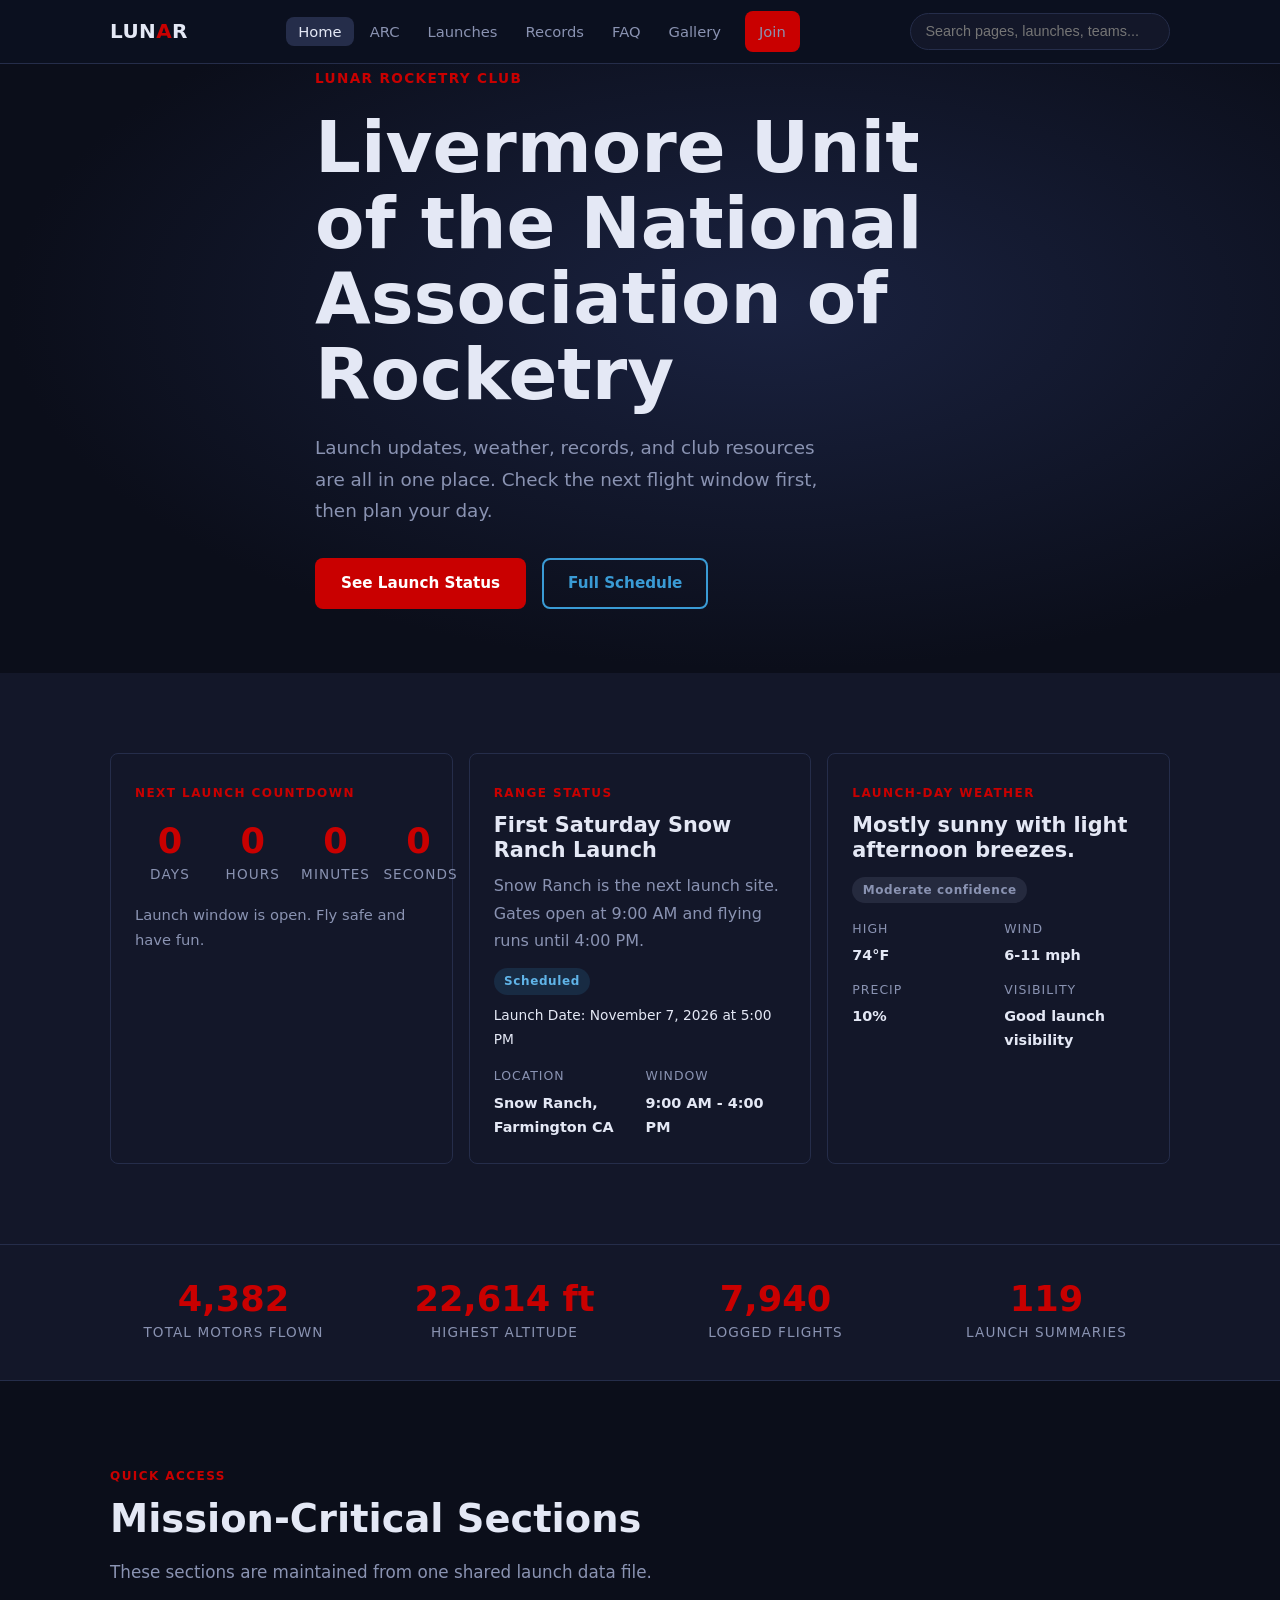
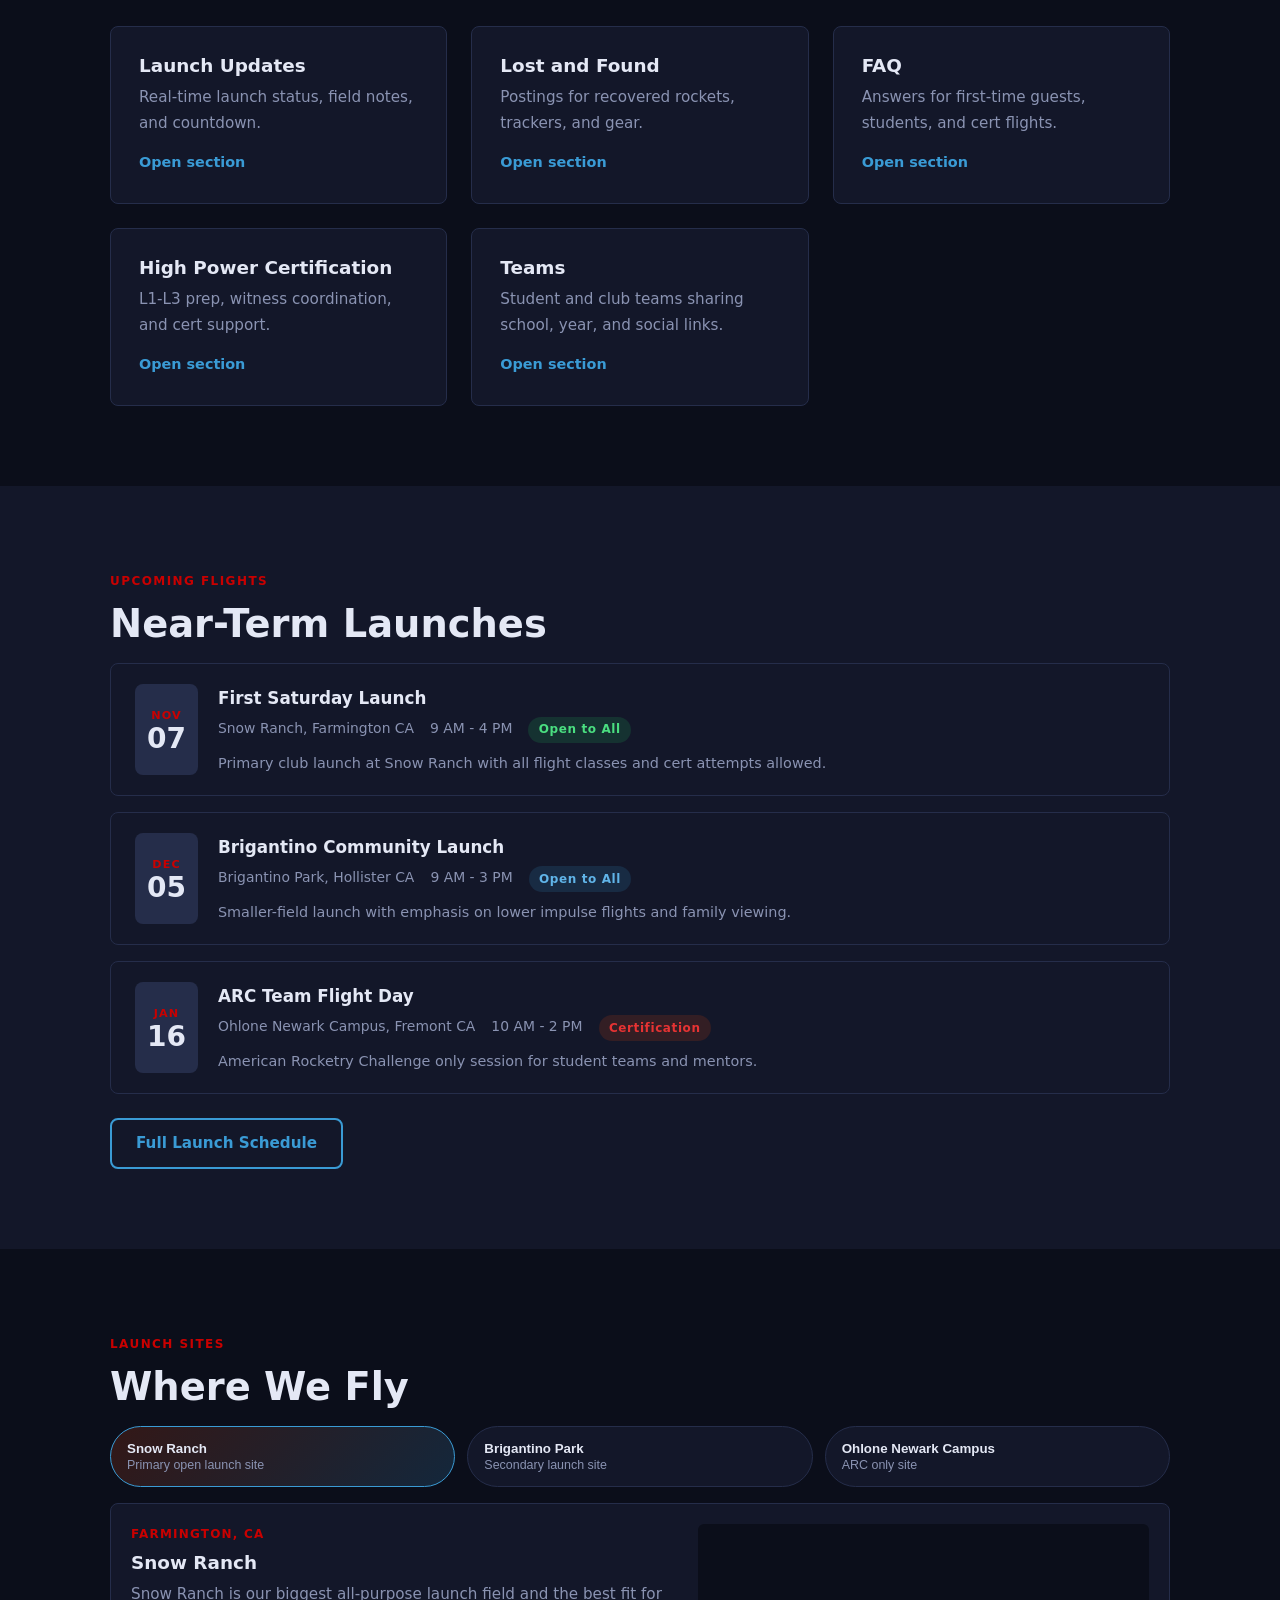
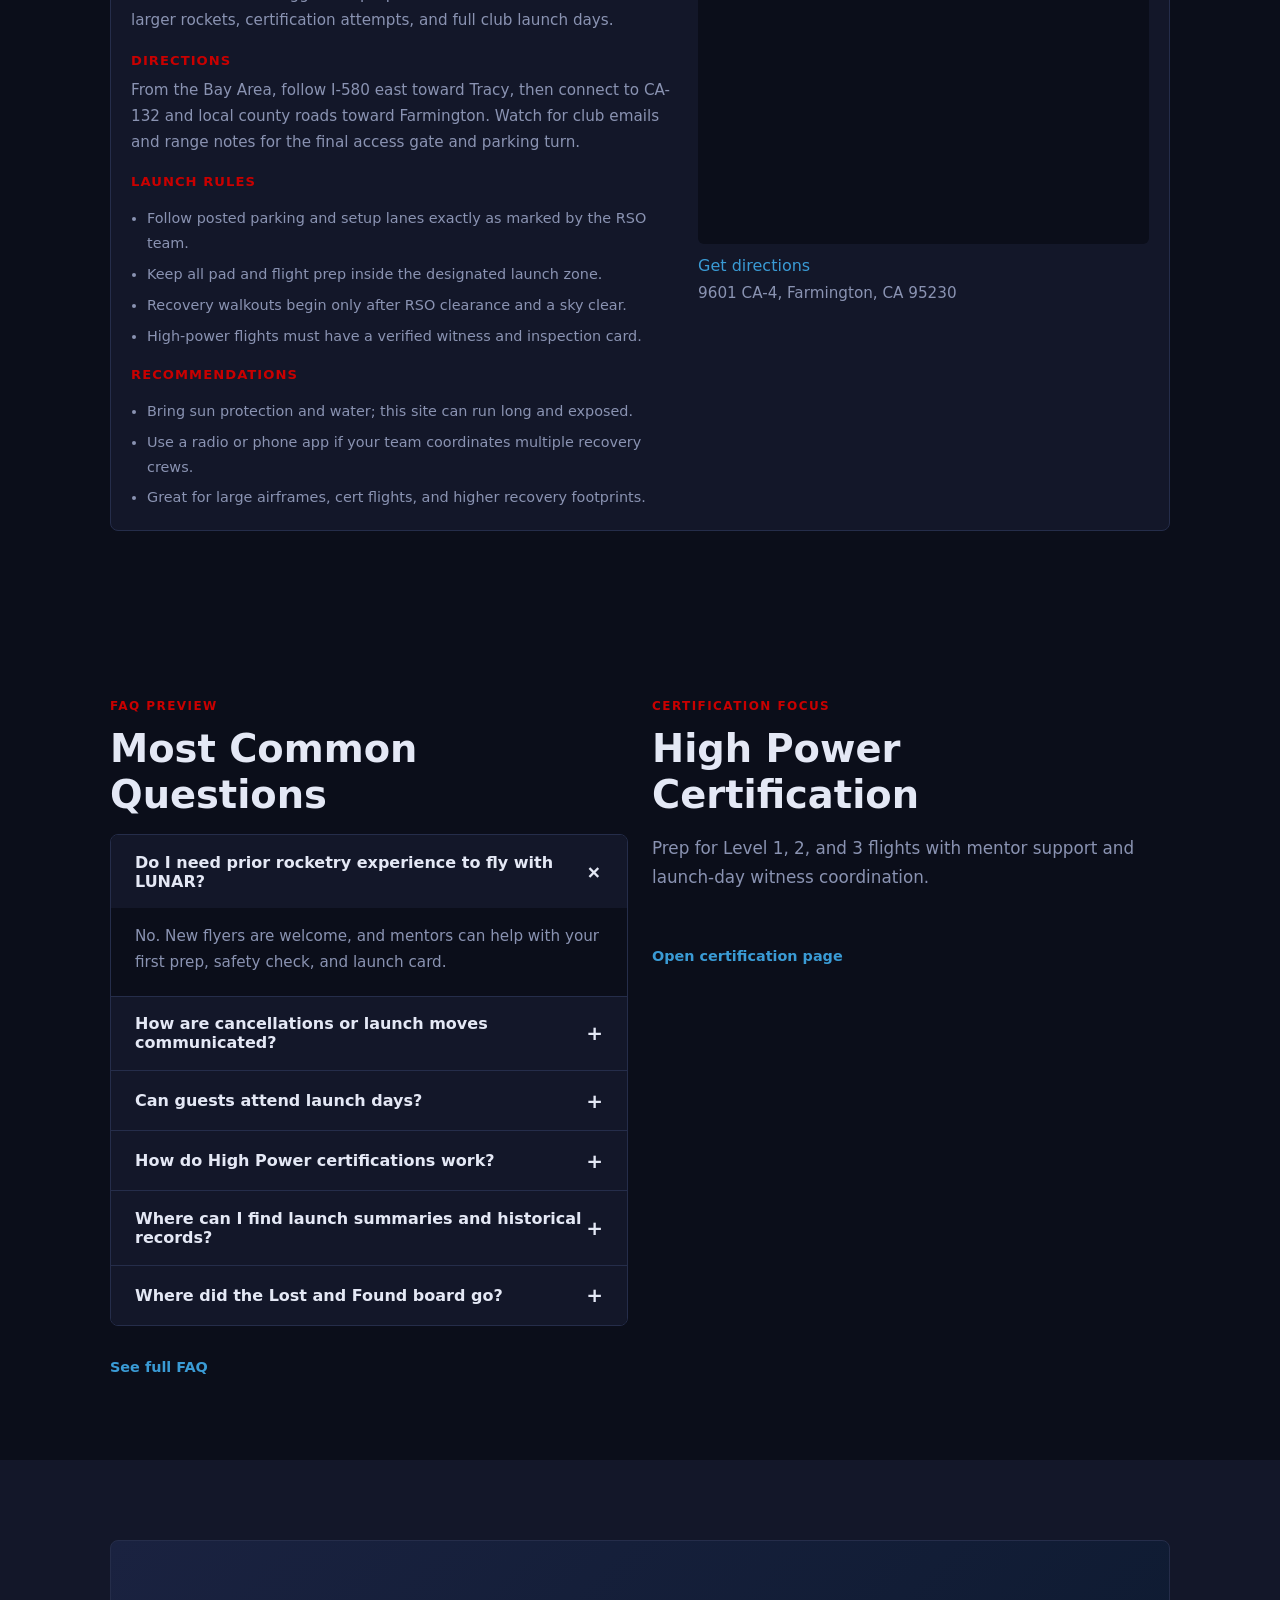
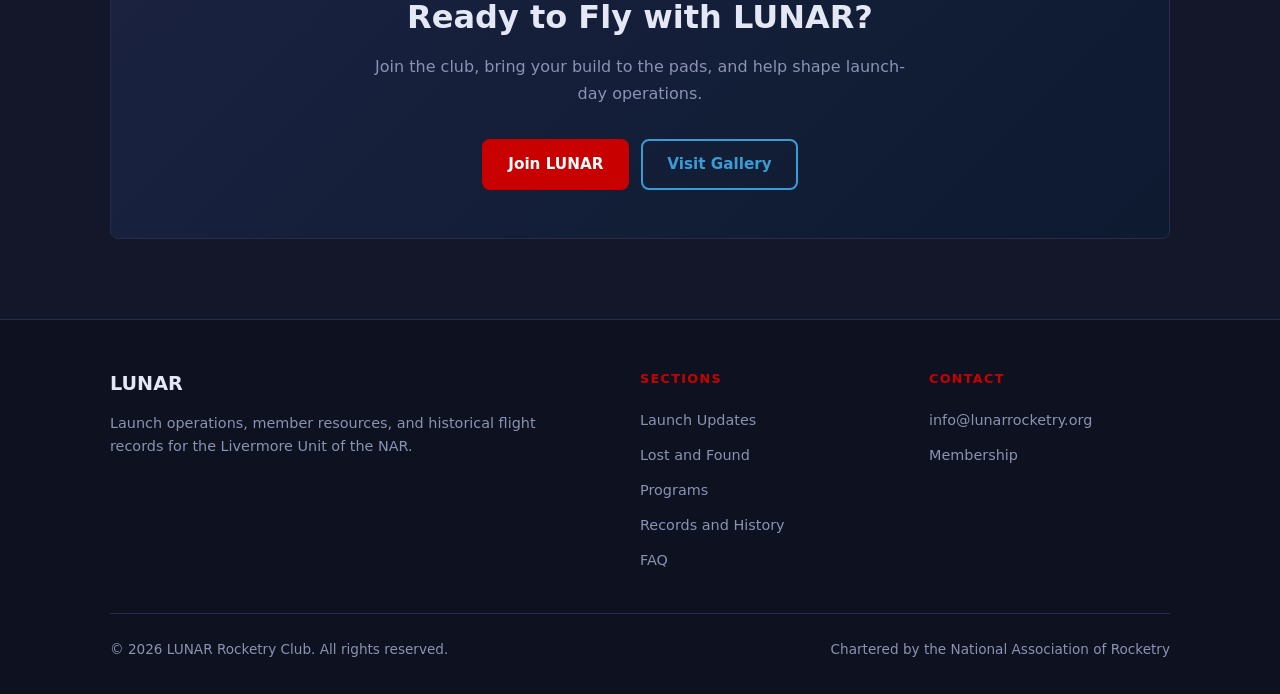
<file: index.html>
﻿<!DOCTYPE html>
<html lang="en">
<head>
  <meta charset="UTF-8" />
  <meta name="viewport" content="width=device-width, initial-scale=1.0" />
  <title>LUNAR - Livermore Unit of the National Association of Rocketry</title>
  <meta name="description" content="Launch updates, flight history, programs, and member resources for LUNAR rocketry." />
  <link rel="icon" href="favicon.ico" type="image/x-icon" />
  <link rel="stylesheet" href="css/style.css" />
</head>
<body>

<nav class="nav" role="navigation" aria-label="Main navigation">
  <div class="container nav__inner">
    <a href="index.html" class="nav__logo">
      
      <span><span style="color: var(--color-text);">LUN</span><span style="color: var(--color-accent);">A</span><span style="color: var(--color-text);">R</span></span>
    </a>
    <button class="nav__hamburger" aria-label="Toggle menu" aria-expanded="false">
      <span></span><span></span><span></span>
    </button>
    <ul class="nav__links" role="list">
      <li><a href="index.html" class="nav__link nav__link--active">Home</a></li>
      <li><a href="launches.html" class="nav__link">Launches</a></li>
      <li><a href="teams.html" class="nav__link">Teams</a></li>
      <li><a href="programs.html" class="nav__link">Programs</a></li>
      <li><a href="records.html" class="nav__link">Records</a></li>
      <li><a href="faq.html" class="nav__link">FAQ</a></li>
      <li><a href="gallery.html" class="nav__link">Gallery</a></li>
      <li><a href="join.html" class="nav__link nav__cta btn btn--primary">Join</a></li>
    </ul>
  </div>
</nav>

<div class="page-wrapper">
  <section id="launch-alert" class="launch-alert" role="status" aria-live="polite" hidden>
    <div class="container launch-alert__inner">
      <strong data-launch-alert-headline>Launch update</strong>
      <p data-launch-alert-body></p>
    </div>
  </section>

  <section class="hero hero--compact">
    <div class="hero__stars" aria-hidden="true"></div>
    <div class="container">
      <div class="hero__content">
        <p class="hero__eyebrow">LUNAR Rocketry Club</p>
        <h1 class="hero__title">Livermore Unit of the National Association of Rocketry</h1>
        <p class="hero__desc">
          Launch updates, weather, records, and club resources are all in one place.
          Check the next flight window first, then plan your day.
        </p>
        <div class="hero__actions">
          <a href="#launch-ops" class="btn btn--primary">See Launch Status</a>
          <a href="launches.html" class="btn btn--outline">Full Schedule</a>
        </div>
      </div>
    </div>
  </section>

  <section class="section section--alt countdown-wrap" id="launch-ops">
    <div class="container launch-ops-grid">
      <article class="countdown-card" id="launch-countdown">
        <p class="section-label">Next Launch Countdown</p>
        <div class="countdown-grid">
          <div><div class="stat__number" data-countdown-days>--</div><div class="stat__label">Days</div></div>
          <div><div class="stat__number" data-countdown-hours>--</div><div class="stat__label">Hours</div></div>
          <div><div class="stat__number" data-countdown-minutes>--</div><div class="stat__label">Minutes</div></div>
          <div><div class="stat__number" data-countdown-seconds>--</div><div class="stat__label">Seconds</div></div>
        </div>
        <p class="countdown-summary" data-countdown-summary>Loading launch time...</p>
      </article>

      <article class="status-card" id="launch-status-card">
        <p class="section-label">Range Status</p>
        <h2 class="status-card__title" data-launch-title>Next Launch</h2>
        <p class="status-card__message" data-launch-message></p>
        <div class="status-card__meta">
          <span class="badge badge--blue" data-launch-label>Scheduled</span>
          <span data-launch-note></span>
        </div>
        <dl class="status-card__details">
          <div><dt>Location</dt><dd data-launch-location>TBD</dd></div>
          <div><dt>Window</dt><dd data-launch-time>TBD</dd></div>
        </dl>
      </article>

      <article class="status-card" id="launch-weather-card">
        <p class="section-label">Launch-Day Weather</p>
        <p class="section-label" data-weather-location style="margin-bottom: 1rem; font-size: 0.9rem; color: var(--color-muted);"></p>
        <h2 class="status-card__title" data-weather-summary>Forecast pending</h2>
        <div class="status-card__meta">
          <span class="badge badge--gray" data-weather-confidence>Moderate confidence</span>
        </div>
        <dl class="status-card__details">
          <div><dt>High</dt><dd data-weather-high>--</dd></div>
          <div><dt>Wind</dt><dd data-weather-wind>--</dd></div>
          <div><dt>Precip</dt><dd data-weather-precip>--</dd></div>
          <div><dt>Visibility</dt><dd data-weather-visibility>--</dd></div>
        </dl>
      </article>
    </div>
  </section>

  <div class="stats-bar">
    <div class="container">
      <div class="stats-bar__grid" id="home-counters">
        <div><div class="stat__number">--</div><div class="stat__label">Loading</div></div>
      </div>
    </div>
  </div>

  <section class="section">
    <div class="container">
      <p class="section-label">Quick Access</p>
      <h2 class="section-title">Mission-Critical Sections</h2>
      <p class="section-subtitle">These sections are maintained from one shared launch data file.</p>
      <div class="cards-grid" id="quick-links"></div>
    </div>
  </section>

  <section class="section section--alt">
    <div class="container">
      <p class="section-label">Upcoming Flights</p>
      <h2 class="section-title">Near-Term Launches</h2>
      <div class="event-list" id="home-launch-list"></div>
      <p style="margin-top:1.5rem"><a href="launches.html" class="btn btn--outline">Full Launch Schedule</a></p>
    </div>
  </section>

  <section class="section">
    <div class="container">
      <p class="section-label">Launch Sites</p>
      <h2 class="section-title">Where We Fly</h2>
      <div id="launch-sites-list"></div>
    </div>
  </section>

  <section class="section">
    <div class="container two-col">
      <article>
        <p class="section-label">FAQ Preview</p>
        <h2 class="section-title">Most Common Questions</h2>
        <div class="accordion" id="faq-preview"></div>
        <p style="margin-top:1rem"><a href="faq.html" class="resource-link">See full FAQ</a></p>
      </article>
      <article>
        <p class="section-label">Certification Focus</p>
        <h2 class="section-title">High Power Certification</h2>
        <p class="section-subtitle">Prep for Level 1, 2, and 3 flights with mentor support and launch-day witness coordination.</p>
        <p style="margin-top:1rem"><a href="high-power.html" class="resource-link">Open certification page</a></p>
      </article>
    </div>
  </section>

  <section class="section section--alt">
    <div class="container">
      <div class="cta-box">
        <div style="font-size:2.4rem;margin-bottom:0.6rem"></div>
        <h2 class="cta-box__title">Ready to Fly with LUNAR?</h2>
        <p class="cta-box__text">
          Join the club, bring your build to the pads, and help shape launch-day operations.
        </p>
        <div style="display:flex;justify-content:center;gap:0.75rem;flex-wrap:wrap">
          <a href="join.html" class="btn btn--primary">Join LUNAR</a>
          <a href="gallery.html" class="btn btn--outline">Visit Gallery</a>
        </div>
      </div>
    </div>
  </section>
</div>

<footer class="footer">
  <div class="container">
    <div class="footer__grid">
      <div>
        <div class="footer__brand-name"> <span>LUNAR</span></div>
        <p class="footer__brand-desc">
          Launch operations, member resources, and historical flight records for the Livermore Unit of the NAR.
        </p>
      </div>
      <div>
        <p class="footer__heading">Sections</p>
        <ul class="footer__links">
          <li><a href="launches.html" class="footer__link">Launch Updates</a></li>
          <li><a href="lost-found.html" class="footer__link">Lost and Found</a></li>
          <li><a href="programs.html" class="footer__link">Programs</a></li>
          <li><a href="records.html" class="footer__link">Records and History</a></li>
          <li><a href="faq.html" class="footer__link">FAQ</a></li>
        </ul>
      </div>
      <div>
        <p class="footer__heading">Contact</p>
        <ul class="footer__links">
          <li><a href="mailto:info@lunarrocketry.org" class="footer__link">info@lunarrocketry.org</a></li>
          <li><a href="join.html" class="footer__link">Membership</a></li>
        </ul>
      </div>
    </div>
    <div class="footer__bottom">
      <p class="footer__copy">&copy; 2026 LUNAR Rocketry Club. All rights reserved.</p>
      <p class="footer__nar">Chartered by the <a href="https://www.nar.org" target="_blank" rel="noopener">National Association of Rocketry</a></p>
    </div>
  </div>
</footer>

<script src="js/main.js"></script>
</body>
</html>
</file>
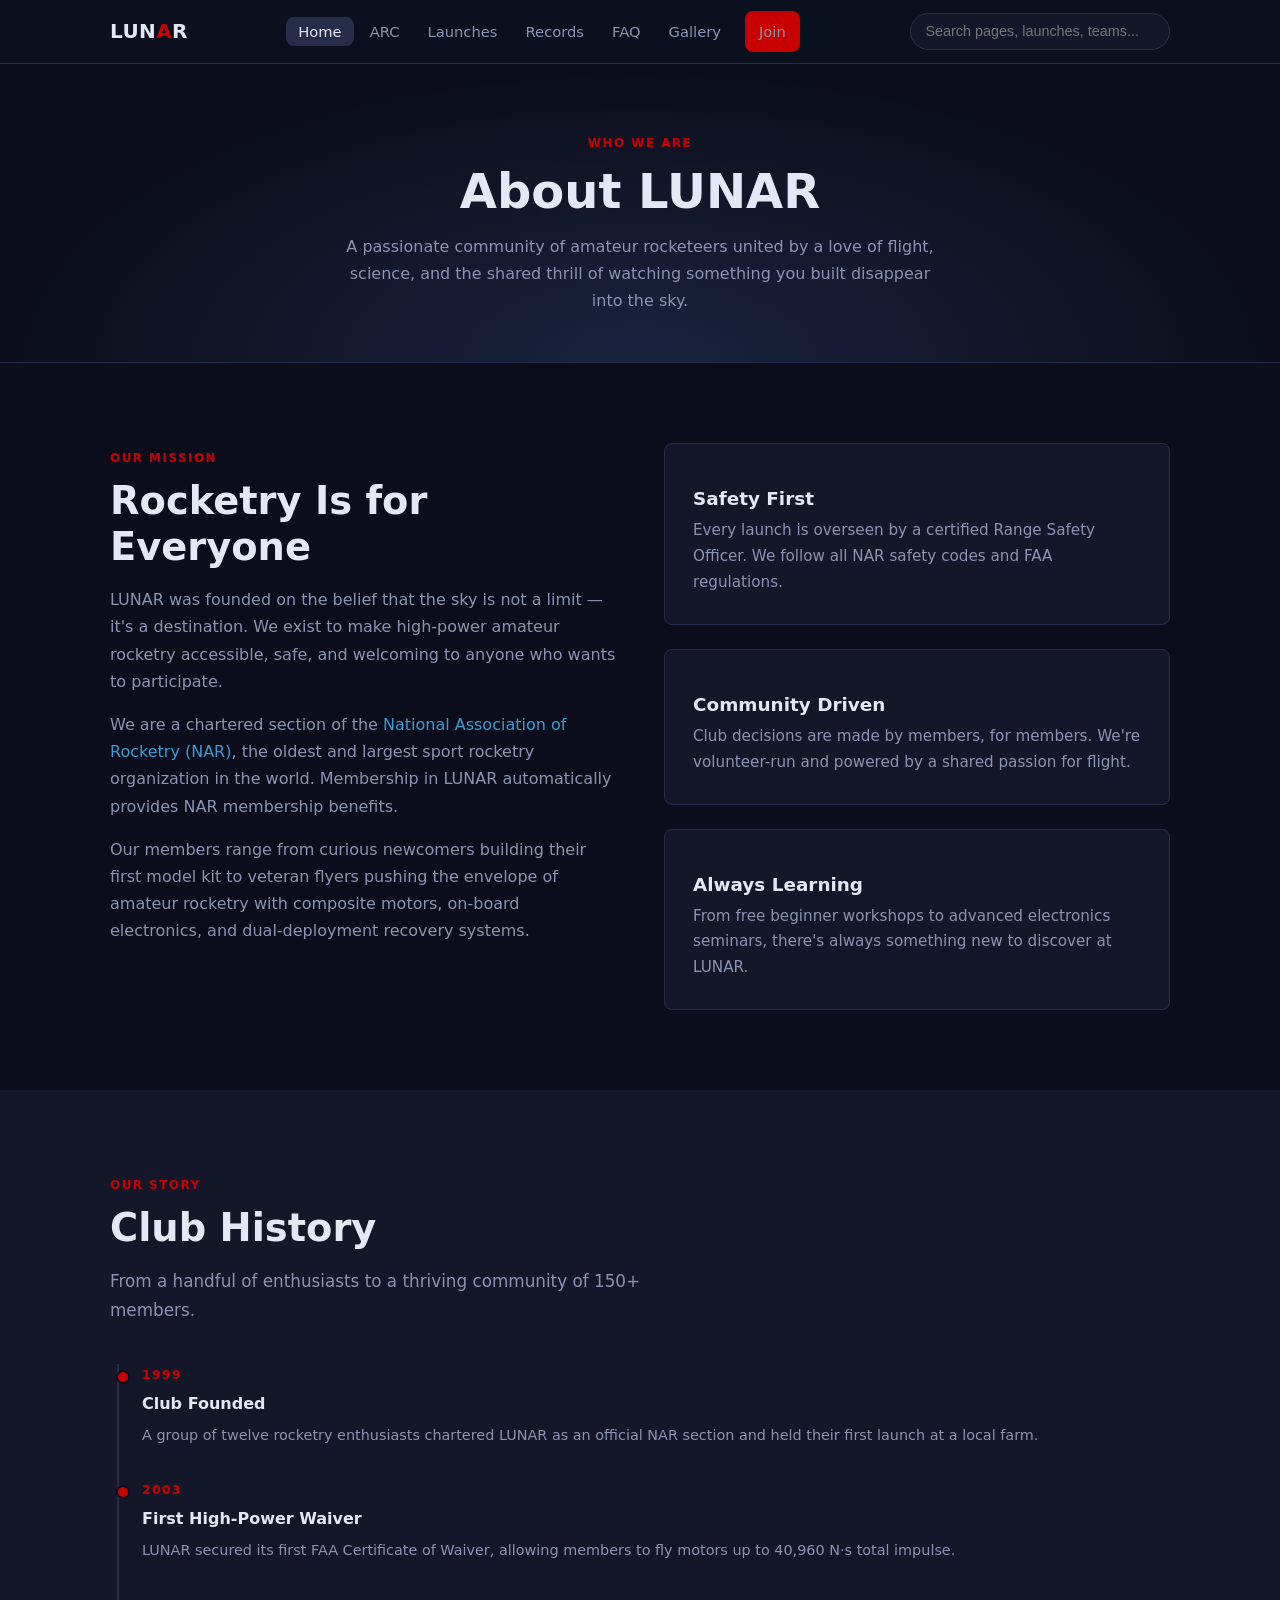
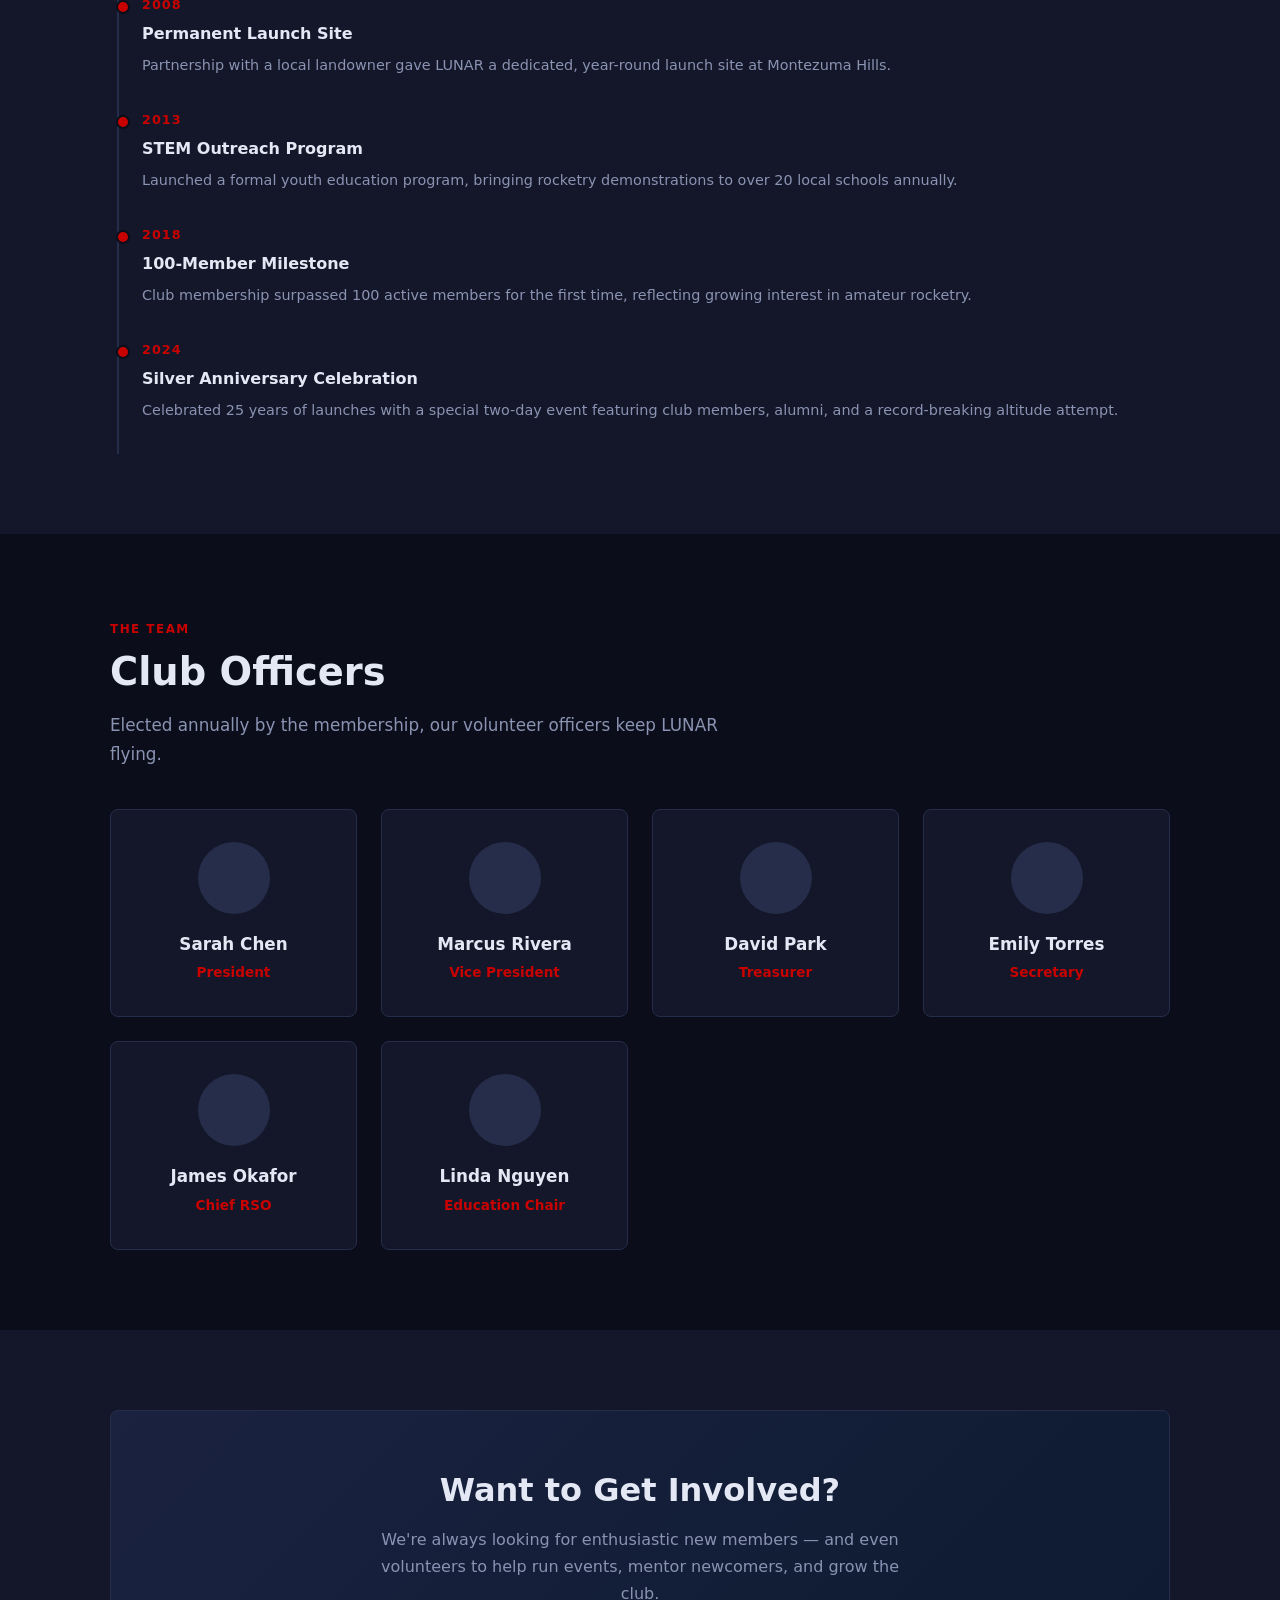
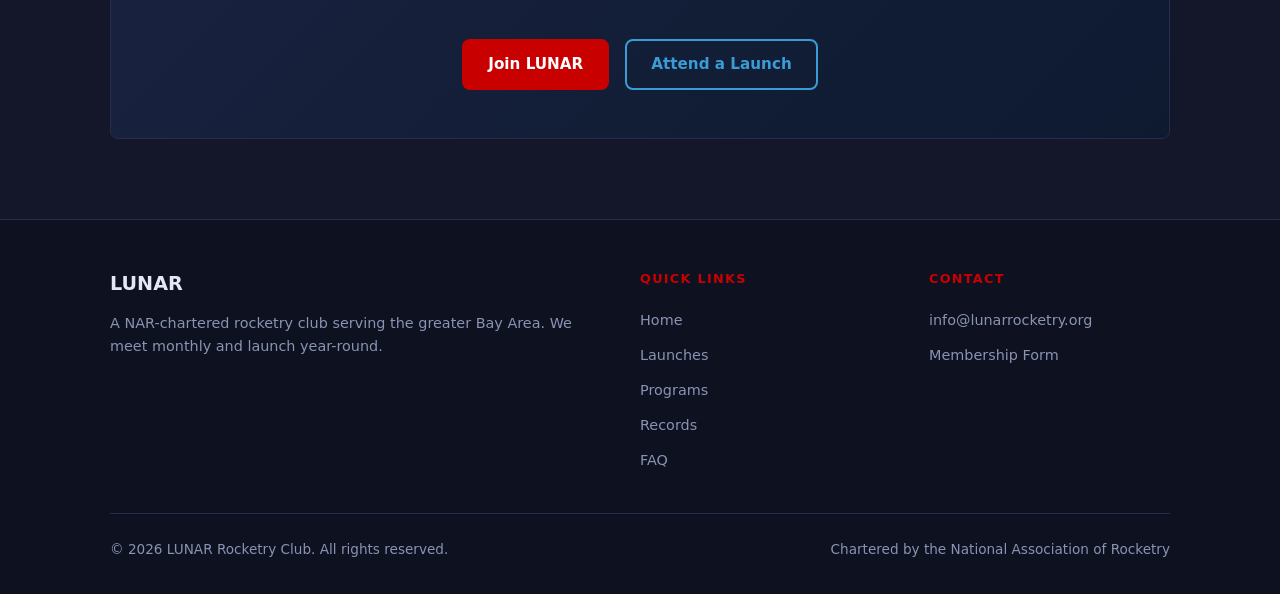
<file: about.html>
﻿<!DOCTYPE html>
<html lang="en">
<head>
  <meta charset="UTF-8" />
  <meta name="viewport" content="width=device-width, initial-scale=1.0" />
  <title>About – LUNAR Rocketry Club</title>
  <meta name="description" content="Learn about the history, mission, and leadership of LUNAR, a NAR-chartered amateur rocketry club." />
  <link rel="icon" href="favicon.ico" type="image/x-icon" />
  <link rel="stylesheet" href="css/style.css" />
</head>
<body>

<!-- ===== Navigation ===== -->
<nav class="nav" role="navigation" aria-label="Main navigation">
  <div class="container nav__inner">
    <a href="index.html" class="nav__logo">
      
      <span><span style="color: var(--color-text);">LUN</span><span style="color: var(--color-accent);">A</span><span style="color: var(--color-text);">R</span></span>
    </a>
    <button class="nav__hamburger" aria-label="Toggle menu" aria-expanded="false">
      <span></span><span></span><span></span>
    </button>
    <ul class="nav__links" role="list">
      <li><a href="index.html" class="nav__link">Home</a></li>
      <li><a href="launches.html" class="nav__link">Launches</a></li>
      <li><a href="programs.html" class="nav__link">Programs</a></li>
      <li><a href="records.html" class="nav__link">Records</a></li>
      <li><a href="faq.html" class="nav__link">FAQ</a></li>
      <li><a href="gallery.html" class="nav__link">Gallery</a></li>
      <li><a href="join.html" class="nav__link nav__cta btn btn--primary">Join</a></li>
    </ul>
  </div>
</nav>

<div class="page-wrapper">

  <!-- ===== Page Header ===== -->
  <header class="page-header">
    <div class="container">
      <p class="section-label">Who We Are</p>
      <h1 class="page-header__title">About LUNAR</h1>
      <p class="page-header__subtitle">
        A passionate community of amateur rocketeers united by a love of flight,
        science, and the shared thrill of watching something you built disappear
        into the sky.
      </p>
    </div>
  </header>

  <!-- ===== Mission ===== -->
  <section class="section">
    <div class="container">
      <div style="display:grid;grid-template-columns:repeat(auto-fit,minmax(280px,1fr));gap:3rem;align-items:start">
        <div>
          <p class="section-label">Our Mission</p>
          <h2 class="section-title">Rocketry Is for Everyone</h2>
          <p style="color:var(--color-muted);margin-bottom:1rem">
            LUNAR was founded on the belief that the sky is not a limit — it's
            a destination. We exist to make high-power amateur rocketry accessible,
            safe, and welcoming to anyone who wants to participate.
          </p>
          <p style="color:var(--color-muted);margin-bottom:1rem">
            We are a chartered section of the
            <a href="https://www.nar.org" target="_blank" rel="noopener">National Association of Rocketry (NAR)</a>,
            the oldest and largest sport rocketry organization in the world.
            Membership in LUNAR automatically provides NAR membership benefits.
          </p>
          <p style="color:var(--color-muted)">
            Our members range from curious newcomers building their first model kit
            to veteran flyers pushing the envelope of amateur rocketry with composite
            motors, on-board electronics, and dual-deployment recovery systems.
          </p>
        </div>
        <div>
          <div class="cards-grid" style="grid-template-columns:1fr">
            <div class="card">
              <div class="card__icon"></div>
              <h3 class="card__title">Safety First</h3>
              <p class="card__text">Every launch is overseen by a certified Range Safety Officer. We follow all NAR safety codes and FAA regulations.</p>
            </div>
            <div class="card">
              <div class="card__icon"></div>
              <h3 class="card__title">Community Driven</h3>
              <p class="card__text">Club decisions are made by members, for members. We're volunteer-run and powered by a shared passion for flight.</p>
            </div>
            <div class="card">
              <div class="card__icon"></div>
              <h3 class="card__title">Always Learning</h3>
              <p class="card__text">From free beginner workshops to advanced electronics seminars, there's always something new to discover at LUNAR.</p>
            </div>
          </div>
        </div>
      </div>
    </div>
  </section>

  <!-- ===== History ===== -->
  <section class="section section--alt">
    <div class="container">
      <p class="section-label">Our Story</p>
      <h2 class="section-title">Club History</h2>
      <p class="section-subtitle">From a handful of enthusiasts to a thriving community of 150+ members.</p>

      <div class="timeline">
        <div class="timeline-item">
          <div class="timeline-item__year">1999</div>
          <div class="timeline-item__title">Club Founded</div>
          <div class="timeline-item__text">A group of twelve rocketry enthusiasts chartered LUNAR as an official NAR section and held their first launch at a local farm.</div>
        </div>
        <div class="timeline-item">
          <div class="timeline-item__year">2003</div>
          <div class="timeline-item__title">First High-Power Waiver</div>
          <div class="timeline-item__text">LUNAR secured its first FAA Certificate of Waiver, allowing members to fly motors up to 40,960 N·s total impulse.</div>
        </div>
        <div class="timeline-item">
          <div class="timeline-item__year">2008</div>
          <div class="timeline-item__title">Permanent Launch Site</div>
          <div class="timeline-item__text">Partnership with a local landowner gave LUNAR a dedicated, year-round launch site at Montezuma Hills.</div>
        </div>
        <div class="timeline-item">
          <div class="timeline-item__year">2013</div>
          <div class="timeline-item__title">STEM Outreach Program</div>
          <div class="timeline-item__text">Launched a formal youth education program, bringing rocketry demonstrations to over 20 local schools annually.</div>
        </div>
        <div class="timeline-item">
          <div class="timeline-item__year">2018</div>
          <div class="timeline-item__title">100-Member Milestone</div>
          <div class="timeline-item__text">Club membership surpassed 100 active members for the first time, reflecting growing interest in amateur rocketry.</div>
        </div>
        <div class="timeline-item">
          <div class="timeline-item__year">2024</div>
          <div class="timeline-item__title">Silver Anniversary Celebration</div>
          <div class="timeline-item__text">Celebrated 25 years of launches with a special two-day event featuring club members, alumni, and a record-breaking altitude attempt.</div>
        </div>
      </div>
    </div>
  </section>

  <!-- ===== Leadership ===== -->
  <section class="section">
    <div class="container">
      <p class="section-label">The Team</p>
      <h2 class="section-title">Club Officers</h2>
      <p class="section-subtitle">Elected annually by the membership, our volunteer officers keep LUNAR flying.</p>

      <div class="team-grid">
        <div class="team-card">
          <div class="team-card__avatar"></div>
          <div class="team-card__name">Sarah Chen</div>
          <div class="team-card__role">President</div>
        </div>
        <div class="team-card">
          <div class="team-card__avatar"></div>
          <div class="team-card__name">Marcus Rivera</div>
          <div class="team-card__role">Vice President</div>
        </div>
        <div class="team-card">
          <div class="team-card__avatar"></div>
          <div class="team-card__name">David Park</div>
          <div class="team-card__role">Treasurer</div>
        </div>
        <div class="team-card">
          <div class="team-card__avatar"></div>
          <div class="team-card__name">Emily Torres</div>
          <div class="team-card__role">Secretary</div>
        </div>
        <div class="team-card">
          <div class="team-card__avatar"></div>
          <div class="team-card__name">James Okafor</div>
          <div class="team-card__role">Chief RSO</div>
        </div>
        <div class="team-card">
          <div class="team-card__avatar"></div>
          <div class="team-card__name">Linda Nguyen</div>
          <div class="team-card__role">Education Chair</div>
        </div>
      </div>
    </div>
  </section>

  <!-- ===== Join CTA ===== -->
  <section class="section section--alt">
    <div class="container">
      <div class="cta-box">
        <div style="font-size:3rem;margin-bottom:0.75rem"></div>
        <h2 class="cta-box__title">Want to Get Involved?</h2>
        <p class="cta-box__text">
          We're always looking for enthusiastic new members — and even volunteers
          to help run events, mentor newcomers, and grow the club.
        </p>
        <div style="display:flex;gap:1rem;justify-content:center;flex-wrap:wrap">
          <a href="join.html"     class="btn btn--primary">Join LUNAR</a>
          <a href="launches.html" class="btn btn--outline">Attend a Launch</a>
        </div>
      </div>
    </div>
  </section>

</div><!-- /.page-wrapper -->

<!-- ===== Footer ===== -->
<footer class="footer">
  <div class="container">
    <div class="footer__grid">
      <div>
        <div class="footer__brand-name"> <span>LUNAR</span></div>
        <p class="footer__brand-desc">
          A NAR-chartered rocketry club serving the greater Bay Area.
          We meet monthly and launch year-round.
        </p>
      </div>
      <div>
        <p class="footer__heading">Quick Links</p>
        <ul class="footer__links">
          <li><a href="index.html" class="footer__link">Home</a></li>
          <li><a href="launches.html" class="footer__link">Launches</a></li>
          <li><a href="programs.html" class="footer__link">Programs</a></li>
          <li><a href="records.html" class="footer__link">Records</a></li>
          <li><a href="faq.html" class="footer__link">FAQ</a></li>
        </ul>
      </div>
      <div>
        <p class="footer__heading">Contact</p>
        <ul class="footer__links">
          <li><a href="mailto:info@lunarrocketry.org" class="footer__link">info@lunarrocketry.org</a></li>
          <li><a href="join.html" class="footer__link">Membership Form</a></li>
        </ul>
      </div>
    </div>
    <div class="footer__bottom">
      <p class="footer__copy">&copy; 2026 LUNAR Rocketry Club. All rights reserved.</p>
      <p class="footer__nar">Chartered by the <a href="https://www.nar.org" target="_blank" rel="noopener">National Association of Rocketry</a></p>
    </div>
  </div>
</footer>

<script src="js/main.js"></script>
</body>
</html>
</file>
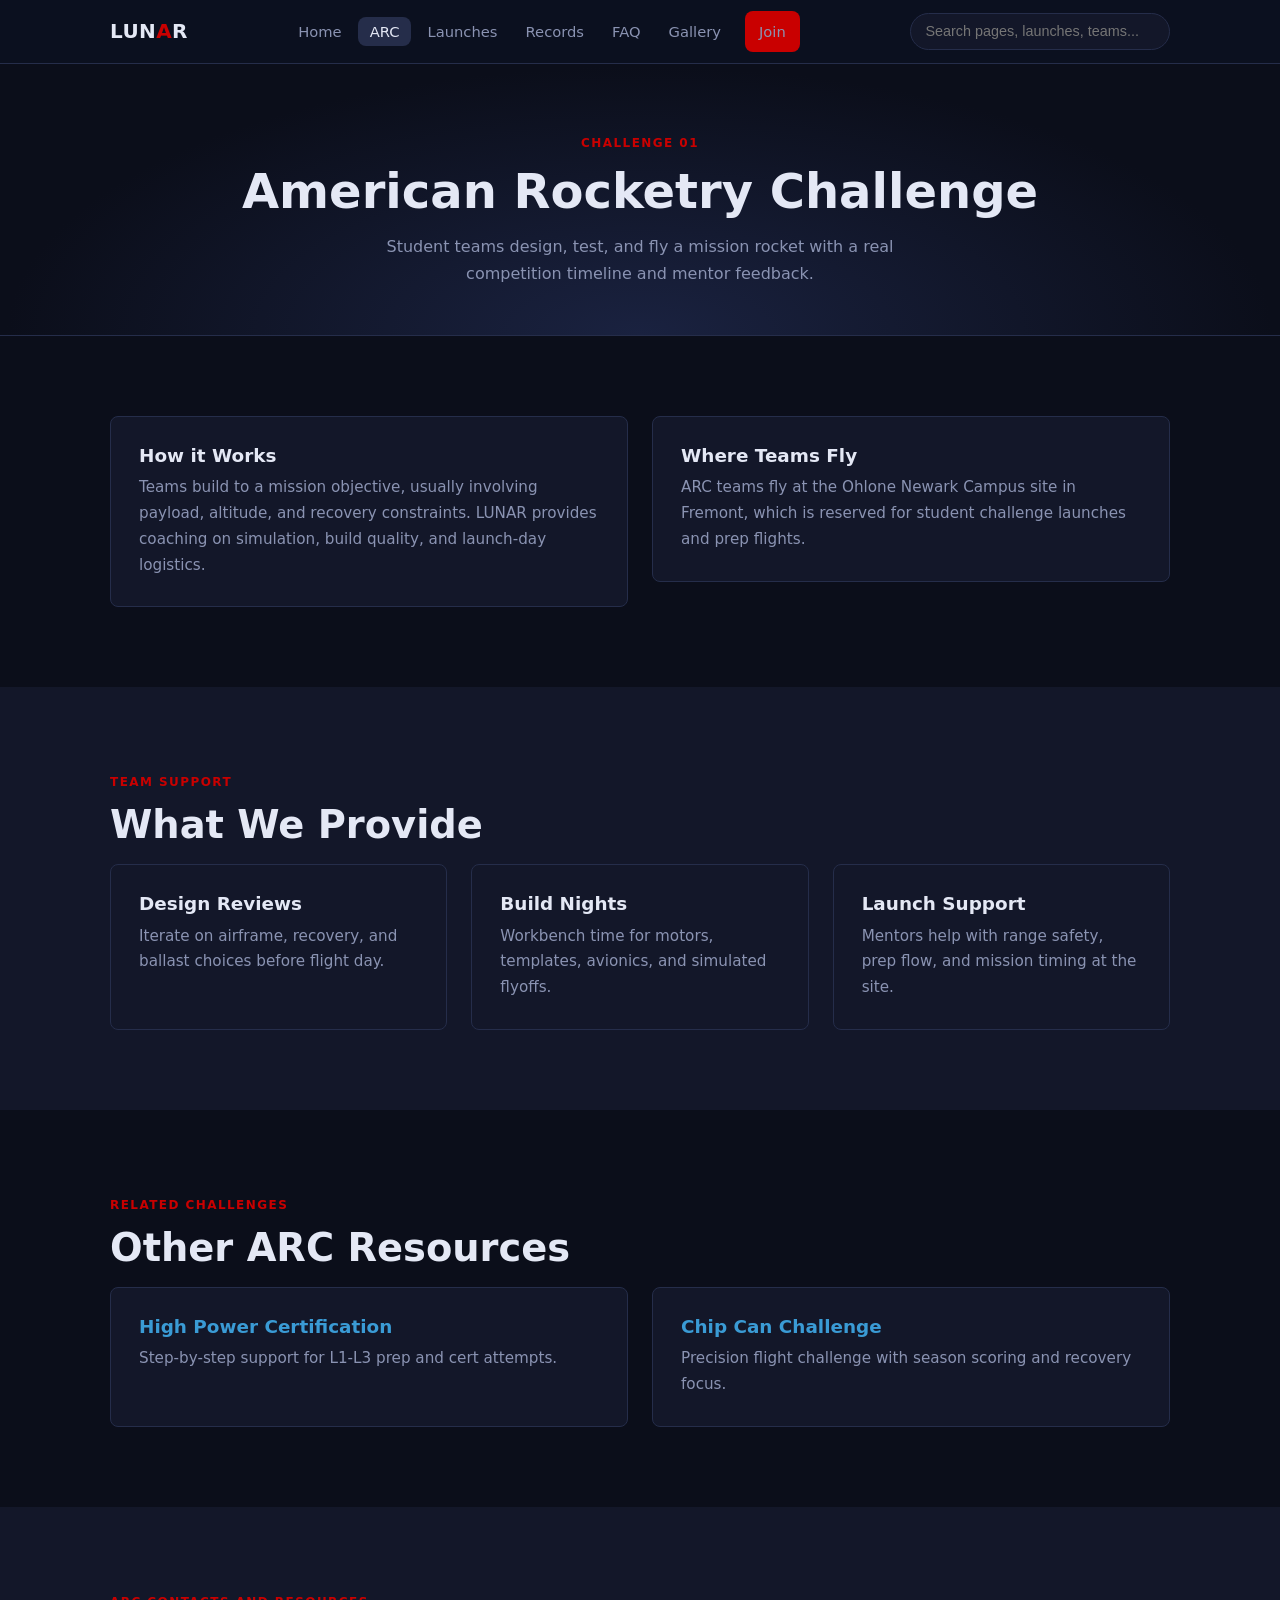
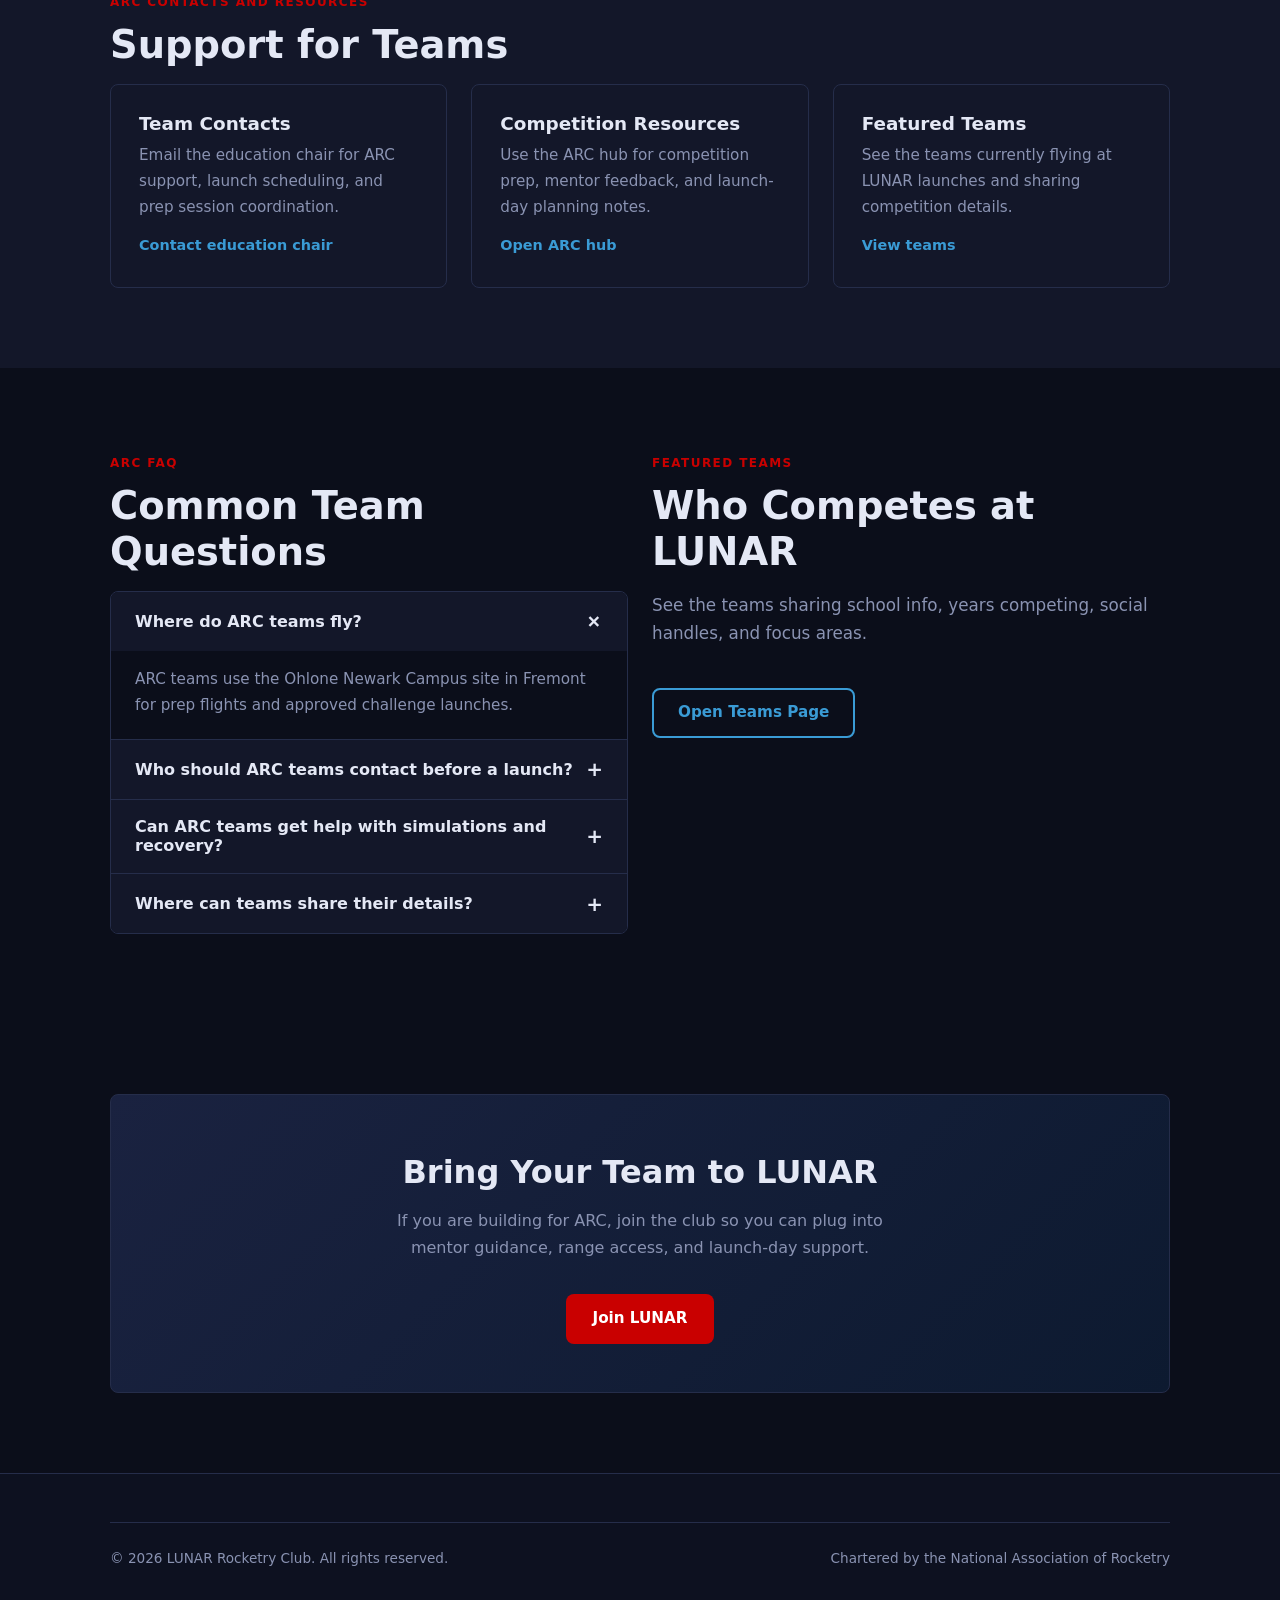
<file: arc.html>
﻿<!DOCTYPE html>
<html lang="en">
<head>
  <meta charset="UTF-8" />
  <meta name="viewport" content="width=device-width, initial-scale=1.0" />
  <title>American Rocketry Challenge - LUNAR Rocketry Club</title>
  <meta name="description" content="LUNAR support for the American Rocketry Challenge student teams." />
  <link rel="icon" href="favicon.ico" type="image/x-icon" />
  <link rel="stylesheet" href="css/style.css" />
</head>
<body>
<nav class="nav" role="navigation" aria-label="Main navigation">
  <div class="container nav__inner">
    <a href="index.html" class="nav__logo"><span><span style="color: var(--color-text);">LUN</span><span style="color: var(--color-accent);">A</span><span style="color: var(--color-text);">R</span></span></a>
    <button class="nav__hamburger" aria-label="Toggle menu" aria-expanded="false"><span></span><span></span><span></span></button>
    <ul class="nav__links" role="list">
      <li><a href="index.html" class="nav__link">Home</a></li>
      <li><a href="launches.html" class="nav__link">Launches</a></li>
      <li><a href="programs.html" class="nav__link nav__link--active">Programs</a></li>
      <li><a href="records.html" class="nav__link">Records</a></li>
      <li><a href="faq.html" class="nav__link">FAQ</a></li>
      <li><a href="gallery.html" class="nav__link">Gallery</a></li>
      <li><a href="join.html" class="nav__link nav__cta btn btn--primary">Join</a></li>
    </ul>
  </div>
</nav>
<div class="page-wrapper">
  <section class="page-header">
    <div class="container">
      <p class="section-label">Challenge 01</p>
      <h1 class="page-header__title">American Rocketry Challenge</h1>
      <p class="page-header__subtitle">Student teams design, test, and fly a mission rocket with a real competition timeline and mentor feedback.</p>
    </div>
  </section>

  <section class="section">
    <div class="container two-col">
      <article class="card">
        <h2 class="card__title">How it Works</h2>
        <p class="card__text">Teams build to a mission objective, usually involving payload, altitude, and recovery constraints. LUNAR provides coaching on simulation, build quality, and launch-day logistics.</p>
      </article>
      <article class="card">
        <h2 class="card__title">Where Teams Fly</h2>
        <p class="card__text">ARC teams fly at the Ohlone Newark Campus site in Fremont, which is reserved for student challenge launches and prep flights.</p>
      </article>
    </div>
  </section>

  <section class="section section--alt">
    <div class="container">
      <p class="section-label">Team Support</p>
      <h2 class="section-title">What We Provide</h2>
      <div class="cards-grid">
        <div class="card"><h3 class="card__title">Design Reviews</h3><p class="card__text">Iterate on airframe, recovery, and ballast choices before flight day.</p></div>
        <div class="card"><h3 class="card__title">Build Nights</h3><p class="card__text">Workbench time for motors, templates, avionics, and simulated flyoffs.</p></div>
        <div class="card"><h3 class="card__title">Launch Support</h3><p class="card__text">Mentors help with range safety, prep flow, and mission timing at the site.</p></div>
      </div>
    </div>
  </section>

  <section class="section">
    <div class="container">
      <p class="section-label">Related Challenges</p>
      <h2 class="section-title">Other ARC Resources</h2>
      <div class="cards-grid">
        <a class="card" href="high-power.html">
          <h3 class="card__title">High Power Certification</h3>
          <p class="card__text">Step-by-step support for L1-L3 prep and cert attempts.</p>
        </a>
        <a class="card" href="chip-can.html">
          <h3 class="card__title">Chip Can Challenge</h3>
          <p class="card__text">Precision flight challenge with season scoring and recovery focus.</p>
        </a>
      </div>
    </div>
  </section>

  <section class="section section--alt">
    <div class="container">
      <p class="section-label">ARC Contacts and Resources</p>
      <h2 class="section-title">Support for Teams</h2>
      <div class="cards-grid" id="arc-resources-list"></div>
    </div>
  </section>

  <section class="section">
    <div class="container two-col">
      <article>
        <p class="section-label">ARC FAQ</p>
        <h2 class="section-title">Common Team Questions</h2>
        <div class="accordion" id="arc-faq"></div>
      </article>
      <article>
        <p class="section-label">Featured Teams</p>
        <h2 class="section-title">Who Competes at LUNAR</h2>
        <p class="section-subtitle">See the teams sharing school info, years competing, social handles, and focus areas.</p>
        <a class="btn btn--outline" href="teams.html">Open Teams Page</a>
      </article>
    </div>
  </section>

  <section class="section">
    <div class="container">
      <div class="cta-box">
        <div style="font-size:2.5rem;margin-bottom:0.6rem"></div>
        <h2 class="cta-box__title">Bring Your Team to LUNAR</h2>
        <p class="cta-box__text">If you are building for ARC, join the club so you can plug into mentor guidance, range access, and launch-day support.</p>
        <a href="join.html" class="btn btn--primary">Join LUNAR</a>
      </div>
    </div>
  </section>
</div>
<footer class="footer">
  <div class="container">
    <div class="footer__bottom">
      <p class="footer__copy">&copy; 2026 LUNAR Rocketry Club. All rights reserved.</p>
      <p class="footer__nar">Chartered by the <a href="https://www.nar.org" target="_blank" rel="noopener">National Association of Rocketry</a></p>
    </div>
  </div>
</footer>
<script src="js/main.js"></script>
</body>
</html>
</file>
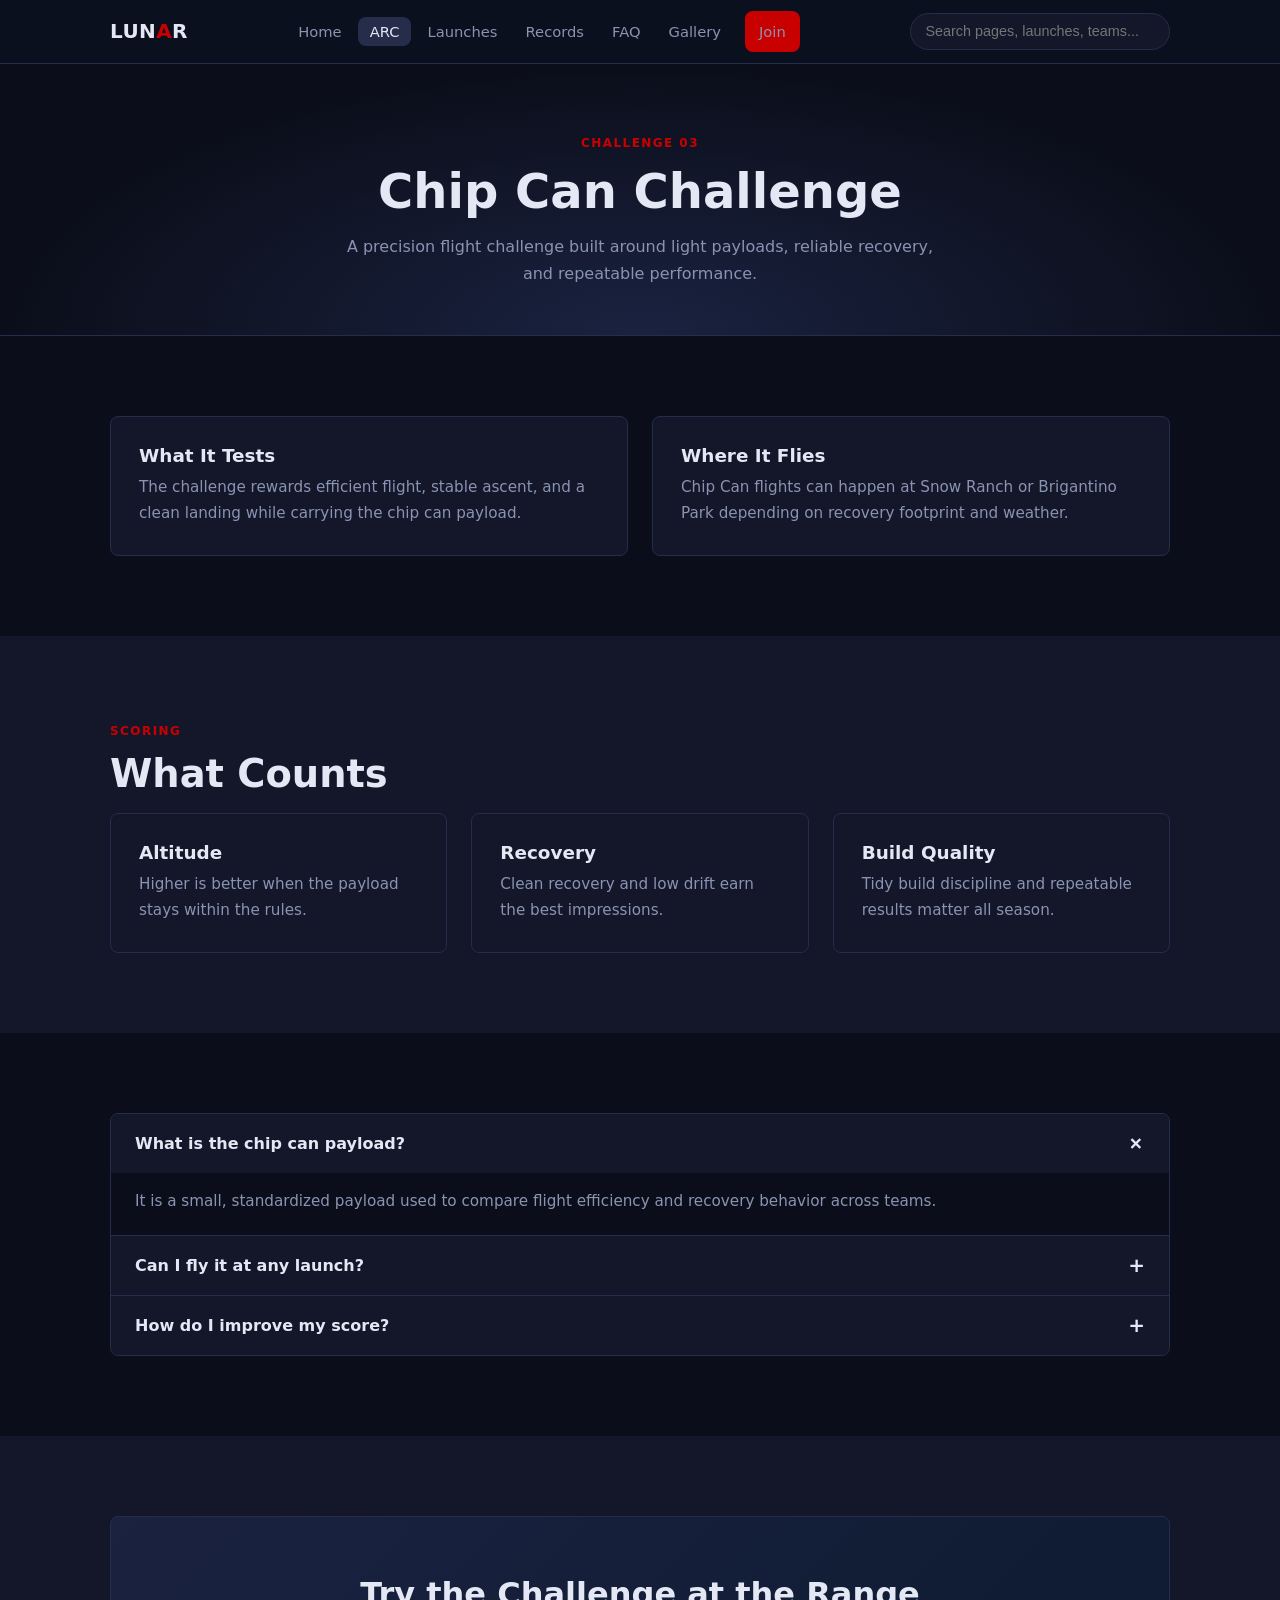
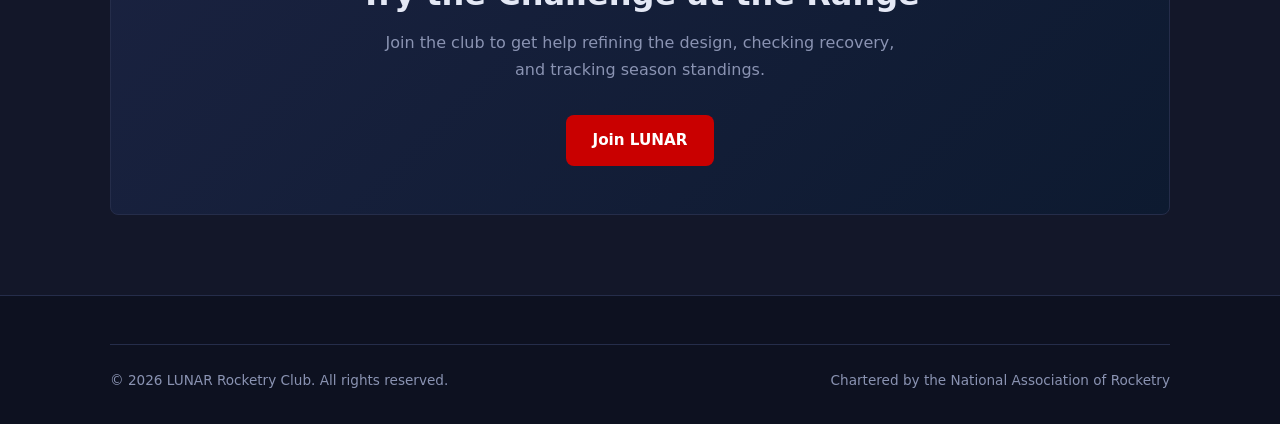
<file: chip-can.html>
﻿<!DOCTYPE html>
<html lang="en">
<head>
  <meta charset="UTF-8" />
  <meta name="viewport" content="width=device-width, initial-scale=1.0" />
  <title>Chip Can Challenge - LUNAR Rocketry Club</title>
  <meta name="description" content="Chip Can Challenge rules, scoring, and launch support at LUNAR." />
  <link rel="icon" href="favicon.ico" type="image/x-icon" />
  <link rel="stylesheet" href="css/style.css" />
</head>
<body>
<nav class="nav" role="navigation" aria-label="Main navigation">
  <div class="container nav__inner">
    <a href="index.html" class="nav__logo"><span><span style="color: var(--color-text);">LUN</span><span style="color: var(--color-accent);">A</span><span style="color: var(--color-text);">R</span></span></a>
    <button class="nav__hamburger" aria-label="Toggle menu" aria-expanded="false"><span></span><span></span><span></span></button>
    <ul class="nav__links" role="list">
      <li><a href="index.html" class="nav__link">Home</a></li>
      <li><a href="launches.html" class="nav__link">Launches</a></li>
      <li><a href="programs.html" class="nav__link nav__link--active">Programs</a></li>
      <li><a href="records.html" class="nav__link">Records</a></li>
      <li><a href="faq.html" class="nav__link">FAQ</a></li>
      <li><a href="gallery.html" class="nav__link">Gallery</a></li>
      <li><a href="join.html" class="nav__link nav__cta btn btn--primary">Join</a></li>
    </ul>
  </div>
</nav>
<div class="page-wrapper">
  <section class="page-header">
    <div class="container">
      <p class="section-label">Challenge 03</p>
      <h1 class="page-header__title">Chip Can Challenge</h1>
      <p class="page-header__subtitle">A precision flight challenge built around light payloads, reliable recovery, and repeatable performance.</p>
    </div>
  </section>

  <section class="section">
    <div class="container two-col">
      <article class="card">
        <h2 class="card__title">What It Tests</h2>
        <p class="card__text">The challenge rewards efficient flight, stable ascent, and a clean landing while carrying the chip can payload.</p>
      </article>
      <article class="card">
        <h2 class="card__title">Where It Flies</h2>
        <p class="card__text">Chip Can flights can happen at Snow Ranch or Brigantino Park depending on recovery footprint and weather.</p>
      </article>
    </div>
  </section>

  <section class="section section--alt">
    <div class="container">
      <p class="section-label">Scoring</p>
      <h2 class="section-title">What Counts</h2>
      <div class="cards-grid">
        <div class="card"><h3 class="card__title">Altitude</h3><p class="card__text">Higher is better when the payload stays within the rules.</p></div>
        <div class="card"><h3 class="card__title">Recovery</h3><p class="card__text">Clean recovery and low drift earn the best impressions.</p></div>
        <div class="card"><h3 class="card__title">Build Quality</h3><p class="card__text">Tidy build discipline and repeatable results matter all season.</p></div>
      </div>
    </div>
  </section>

  <section class="section">
    <div class="container">
      <div class="accordion">
        <div class="accordion-item open">
          <button class="accordion-header">What is the chip can payload?<span class="accordion-icon">+</span></button>
          <div class="accordion-body">It is a small, standardized payload used to compare flight efficiency and recovery behavior across teams.</div>
        </div>
        <div class="accordion-item">
          <button class="accordion-header">Can I fly it at any launch?<span class="accordion-icon">+</span></button>
          <div class="accordion-body">You can fly it at club launches where the recovery field and site rules are appropriate.</div>
        </div>
        <div class="accordion-item">
          <button class="accordion-header">How do I improve my score?<span class="accordion-icon">+</span></button>
          <div class="accordion-body">Focus on consistent boost stability, safe separation, and a recovery system that brings the payload down predictably.</div>
        </div>
      </div>
    </div>
  </section>

  <section class="section section--alt">
    <div class="container">
      <div class="cta-box">
        <div style="font-size:2.5rem;margin-bottom:0.6rem"></div>
        <h2 class="cta-box__title">Try the Challenge at the Range</h2>
        <p class="cta-box__text">Join the club to get help refining the design, checking recovery, and tracking season standings.</p>
        <a href="join.html" class="btn btn--primary">Join LUNAR</a>
      </div>
    </div>
  </section>
</div>
<footer class="footer">
  <div class="container">
    <div class="footer__bottom">
      <p class="footer__copy">&copy; 2026 LUNAR Rocketry Club. All rights reserved.</p>
      <p class="footer__nar">Chartered by the <a href="https://www.nar.org" target="_blank" rel="noopener">National Association of Rocketry</a></p>
    </div>
  </div>
</footer>
<script src="js/main.js"></script>
</body>
</html>
</file>
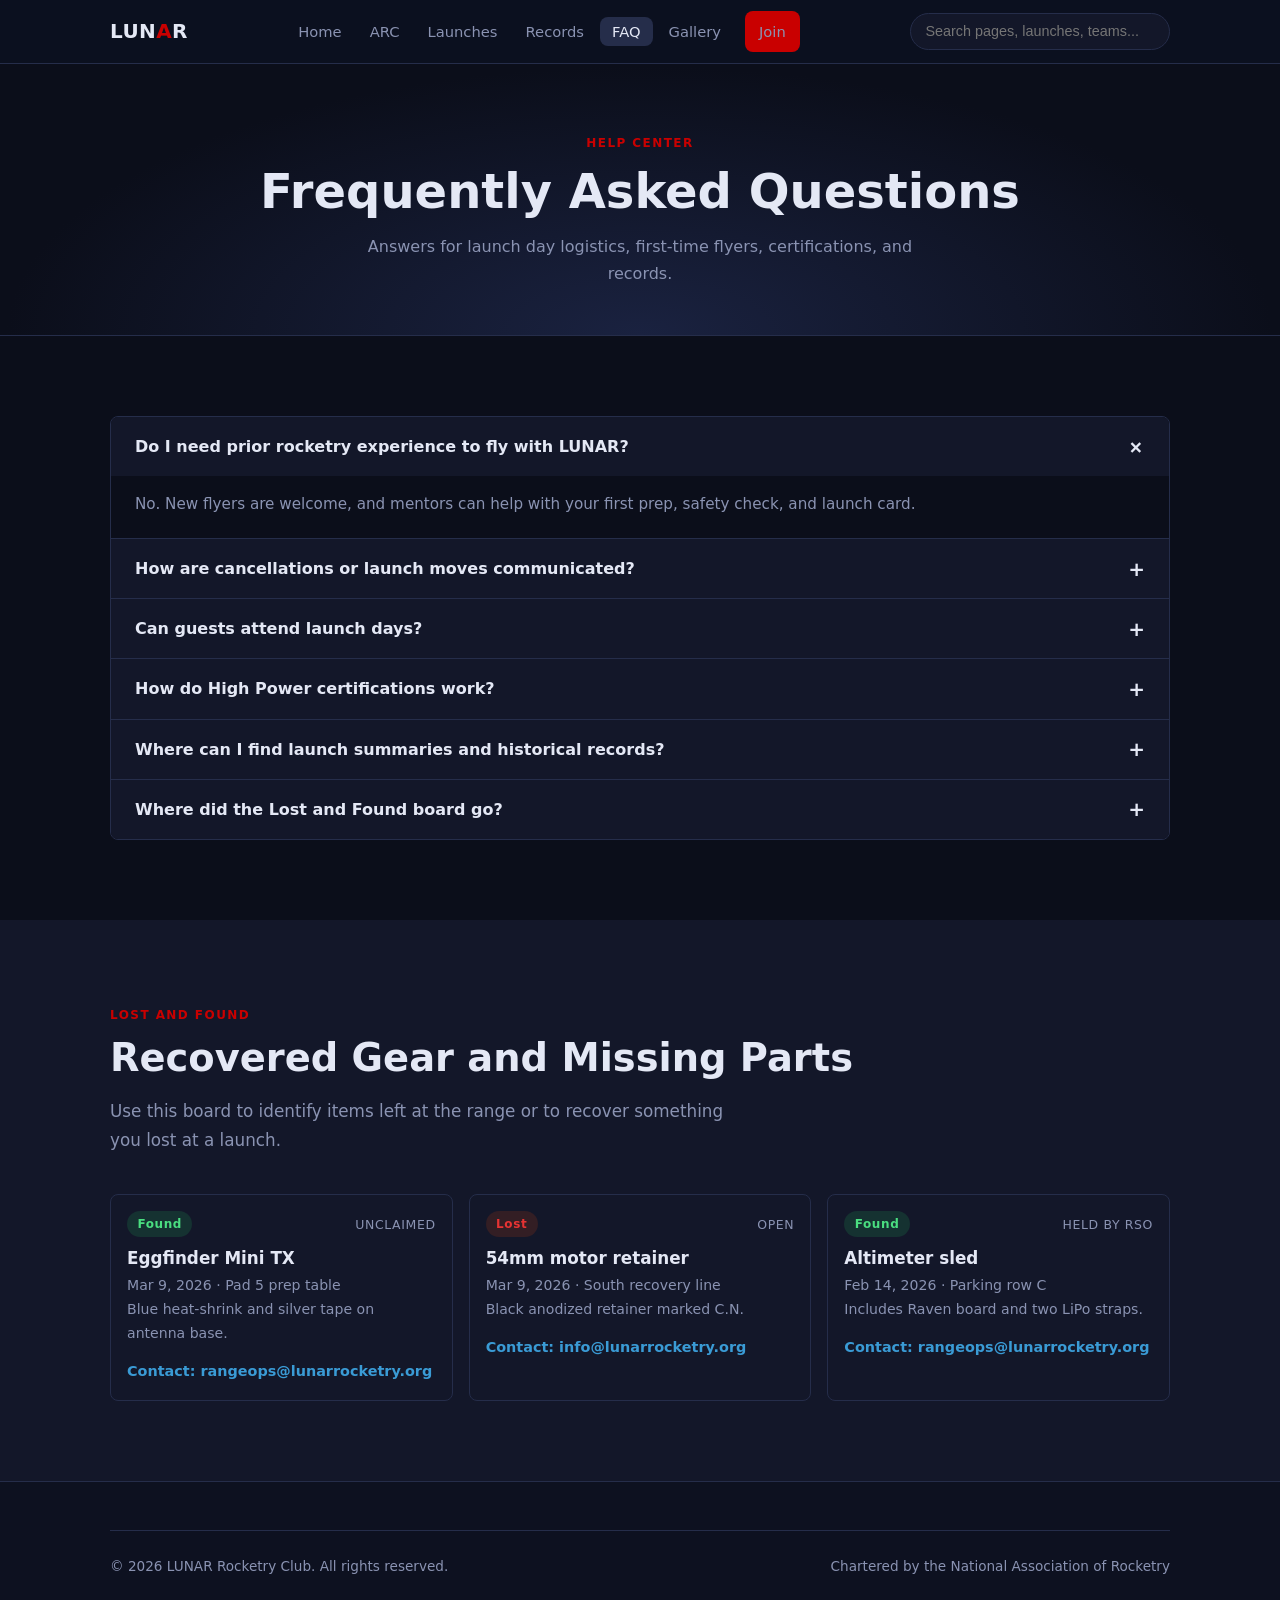
<file: faq.html>
﻿<!DOCTYPE html>
<html lang="en">
<head>
  <meta charset="UTF-8" />
  <meta name="viewport" content="width=device-width, initial-scale=1.0" />
  <title>FAQ - LUNAR Rocketry Club</title>
  <meta name="description" content="Frequently asked questions for LUNAR launch operations, certifications, and membership." />
  <link rel="icon" href="favicon.ico" type="image/x-icon" />
  <link rel="stylesheet" href="css/style.css" />
</head>
<body>
<nav class="nav" role="navigation" aria-label="Main navigation">
  <div class="container nav__inner">
    <a href="index.html" class="nav__logo"><span><span style="color: var(--color-text);">LUN</span><span style="color: var(--color-accent);">A</span><span style="color: var(--color-text);">R</span></span></a>
    <button class="nav__hamburger" aria-label="Toggle menu" aria-expanded="false"><span></span><span></span><span></span></button>
    <ul class="nav__links" role="list">
      <li><a href="index.html" class="nav__link">Home</a></li>
      <li><a href="launches.html" class="nav__link">Launches</a></li>
      <li><a href="programs.html" class="nav__link">Programs</a></li>
      <li><a href="records.html" class="nav__link">Records</a></li>
      <li><a href="faq.html" class="nav__link nav__link--active">FAQ</a></li>
      <li><a href="gallery.html" class="nav__link">Gallery</a></li>
      <li><a href="join.html" class="nav__link nav__cta btn btn--primary">Join</a></li>
    </ul>
  </div>
</nav>
<div class="page-wrapper">
  <section class="page-header">
    <div class="container">
      <p class="section-label">Help Center</p>
      <h1 class="page-header__title">Frequently Asked Questions</h1>
      <p class="page-header__subtitle">Answers for launch day logistics, first-time flyers, certifications, and records.</p>
    </div>
  </section>
  <section class="section">
    <div class="container">
      <div class="accordion" id="faq-full"></div>
    </div>
  </section>

  <section class="section section--alt">
    <div class="container">
      <p class="section-label">Lost and Found</p>
      <h2 class="section-title">Recovered Gear and Missing Parts</h2>
      <p class="section-subtitle">Use this board to identify items left at the range or to recover something you lost at a launch.</p>
      <div class="lost-grid" id="lost-found-list"></div>
    </div>
  </section>
</div>
<footer class="footer">
  <div class="container">
    <div class="footer__bottom">
      <p class="footer__copy">&copy; 2026 LUNAR Rocketry Club. All rights reserved.</p>
      <p class="footer__nar">Chartered by the <a href="https://www.nar.org" target="_blank" rel="noopener">National Association of Rocketry</a></p>
    </div>
  </div>
</footer>
<script src="js/main.js"></script>
</body>
</html>
</file>
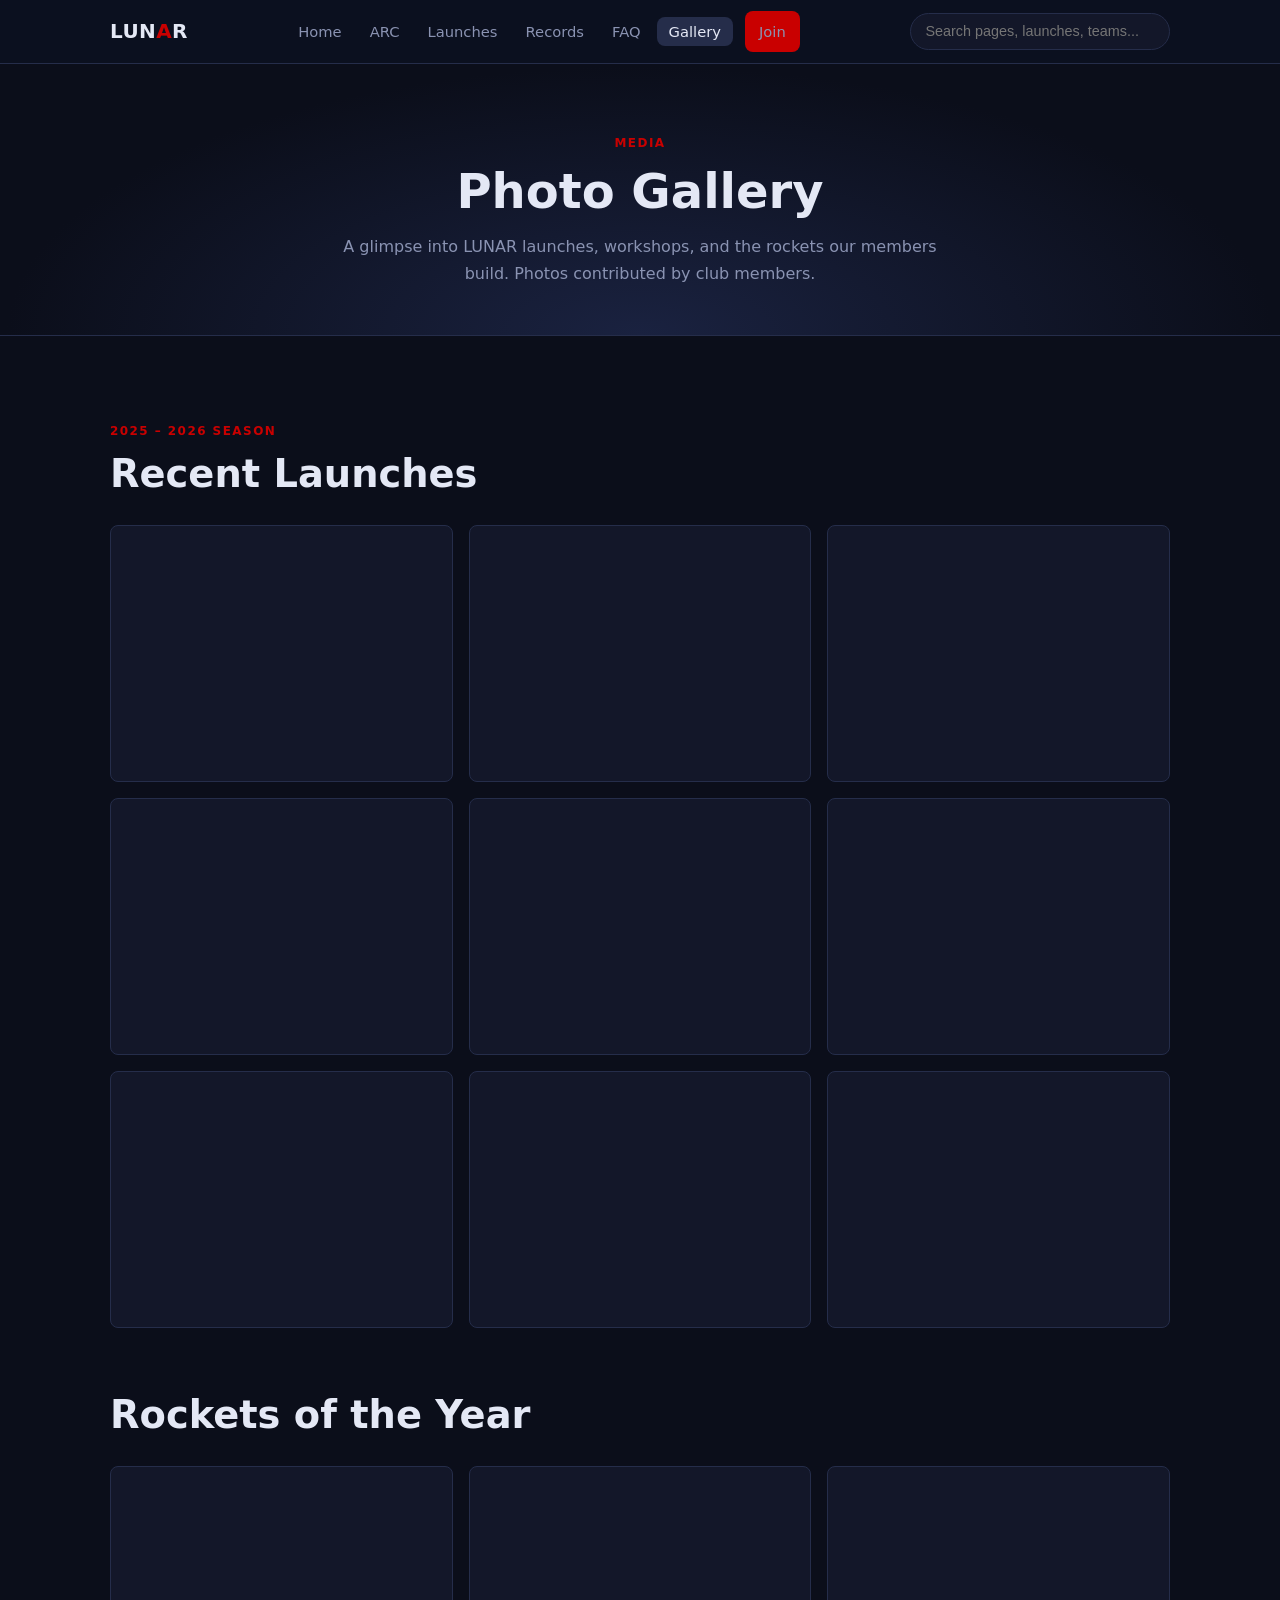
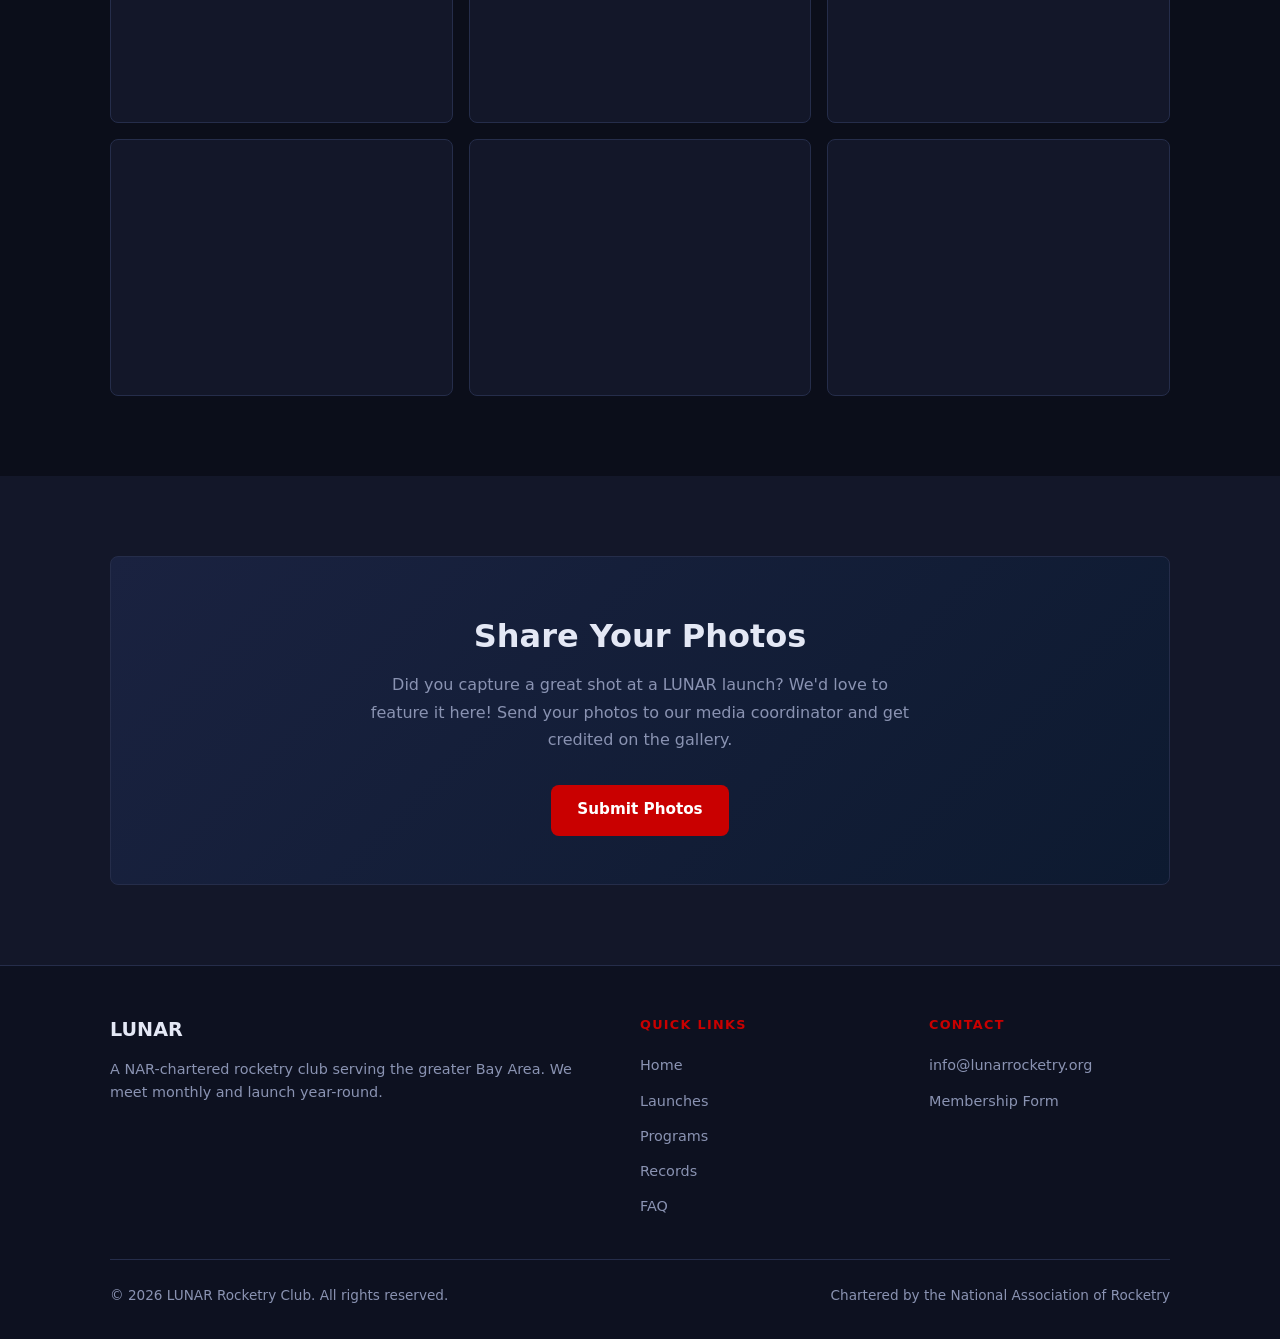
<file: gallery.html>
﻿<!DOCTYPE html>
<html lang="en">
<head>
  <meta charset="UTF-8" />
  <meta name="viewport" content="width=device-width, initial-scale=1.0" />
  <title>Gallery – LUNAR Rocketry Club</title>
  <meta name="description" content="Photos and media from LUNAR launch events, workshops, and club activities." />
  <link rel="icon" href="favicon.ico" type="image/x-icon" />
  <link rel="stylesheet" href="css/style.css" />
  <style>
    .gallery-item { cursor: pointer; position: relative; }
    .gallery-item__label {
      position: absolute;
      bottom: 0; left: 0; right: 0;
      padding: 0.75rem 1rem 0.6rem;
      background: linear-gradient(transparent, rgba(0,0,0,0.7));
      font-size: 0.85rem;
      color: var(--color-text);
      opacity: 0;
      transition: opacity 0.25s;
    }
    .gallery-item:hover .gallery-item__label { opacity: 1; }
  </style>
</head>
<body>

<!-- ===== Navigation ===== -->
<nav class="nav" role="navigation" aria-label="Main navigation">
  <div class="container nav__inner">
    <a href="index.html" class="nav__logo">
      
      <span><span style="color: var(--color-text);">LUN</span><span style="color: var(--color-accent);">A</span><span style="color: var(--color-text);">R</span></span>
    </a>
    <button class="nav__hamburger" aria-label="Toggle menu" aria-expanded="false">
      <span></span><span></span><span></span>
    </button>
    <ul class="nav__links" role="list">
      <li><a href="index.html" class="nav__link">Home</a></li>
      <li><a href="launches.html" class="nav__link">Launches</a></li>
      <li><a href="programs.html" class="nav__link">Programs</a></li>
      <li><a href="records.html" class="nav__link">Records</a></li>
      <li><a href="faq.html" class="nav__link">FAQ</a></li>
      <li><a href="gallery.html" class="nav__link nav__link--active">Gallery</a></li>
      <li><a href="join.html" class="nav__link nav__cta btn btn--primary">Join</a></li>
    </ul>
  </div>
</nav>

<div class="page-wrapper">

  <!-- ===== Page Header ===== -->
  <header class="page-header">
    <div class="container">
      <p class="section-label">Media</p>
      <h1 class="page-header__title">Photo Gallery</h1>
      <p class="page-header__subtitle">
        A glimpse into LUNAR launches, workshops, and the rockets our members build.
        Photos contributed by club members.
      </p>
    </div>
  </header>

  <!-- ===== Gallery Grid ===== -->
  <section class="section">
    <div class="container">
      <p class="section-label">2025 – 2026 Season</p>
      <h2 class="section-title" style="margin-bottom:1.75rem">Recent Launches</h2>

      <div class="gallery-grid">
        <div class="gallery-item">
          <span></span>
          <div class="gallery-item__label">Spring Open Launch 2025</div>
        </div>
        <div class="gallery-item">
          <span></span>
          <div class="gallery-item__label">Level 3 Certification Flight</div>
        </div>
        <div class="gallery-item">
          <span></span>
          <div class="gallery-item__label">Summer Night Launch 2025</div>
        </div>
        <div class="gallery-item">
          <span></span>
          <div class="gallery-item__label">Altitude Challenge Winner</div>
        </div>
        <div class="gallery-item">
          <span></span>
          <div class="gallery-item__label">Youth STEM Outreach Day</div>
        </div>
        <div class="gallery-item">
          <span></span>
          <div class="gallery-item__label">Spooky Rocket Spectacular 2025</div>
        </div>
        <div class="gallery-item">
          <span></span>
          <div class="gallery-item__label">End-of-Year Awards 2025</div>
        </div>
        <div class="gallery-item">
          <span></span>
          <div class="gallery-item__label">Build Night – Avionics Workshop</div>
        </div>
        <div class="gallery-item">
          <span></span>
          <div class="gallery-item__label">Level 1 Certification – First Flight</div>
        </div>
      </div>

      <h2 class="section-title" style="margin-top:4rem;margin-bottom:1.75rem">Rockets of the Year</h2>
      <div class="gallery-grid">
        <div class="gallery-item">
          <span></span>
          <div class="gallery-item__label">Best Scale Model – Silver Arrow</div>
        </div>
        <div class="gallery-item">
          <span></span>
          <div class="gallery-item__label">Highest Flight – Stratospheric Dream</div>
        </div>
        <div class="gallery-item">
          <span></span>
          <div class="gallery-item__label">Best Paint Job – Chromatic Ascent</div>
        </div>
        <div class="gallery-item">
          <span></span>
          <div class="gallery-item__label">Most Technical – Dual Deploy Master</div>
        </div>
        <div class="gallery-item">
          <span></span>
          <div class="gallery-item__label">Crowd Favorite – Midnight Blaze</div>
        </div>
        <div class="gallery-item">
          <span></span>
          <div class="gallery-item__label">First Flight Award“ Rookie Rockets</div>
        </div>
      </div>
    </div>
  </section>

  <!-- ===== Contribute ===== -->
  <section class="section section--alt">
    <div class="container">
      <div class="cta-box">
        <div style="font-size:3rem;margin-bottom:0.75rem"></div>
        <h2 class="cta-box__title">Share Your Photos</h2>
        <p class="cta-box__text">
          Did you capture a great shot at a LUNAR launch? We'd love to feature it here!
          Send your photos to our media coordinator and get credited on the gallery.
        </p>
        <a href="mailto:media@lunarrocketry.org" class="btn btn--primary">Submit Photos</a>
      </div>
    </div>
  </section>

</div><!-- /.page-wrapper -->

<!-- ===== Footer ===== -->
<footer class="footer">
  <div class="container">
    <div class="footer__grid">
      <div>
        <div class="footer__brand-name"> <span>LUNAR</span></div>
        <p class="footer__brand-desc">
          A NAR-chartered rocketry club serving the greater Bay Area.
          We meet monthly and launch year-round.
        </p>
      </div>
      <div>
        <p class="footer__heading">Quick Links</p>
        <ul class="footer__links">
          <li><a href="index.html" class="footer__link">Home</a></li>
          <li><a href="launches.html" class="footer__link">Launches</a></li>
          <li><a href="programs.html" class="footer__link">Programs</a></li>
          <li><a href="records.html" class="footer__link">Records</a></li>
          <li><a href="faq.html" class="footer__link">FAQ</a></li>
        </ul>
      </div>
      <div>
        <p class="footer__heading">Contact</p>
        <ul class="footer__links">
          <li><a href="mailto:info@lunarrocketry.org" class="footer__link">info@lunarrocketry.org</a></li>
          <li><a href="join.html" class="footer__link">Membership Form</a></li>
        </ul>
      </div>
    </div>
    <div class="footer__bottom">
      <p class="footer__copy">&copy; 2026 LUNAR Rocketry Club. All rights reserved.</p>
      <p class="footer__nar">Chartered by the <a href="https://www.nar.org" target="_blank" rel="noopener">National Association of Rocketry</a></p>
    </div>
  </div>
</footer>

<script src="js/main.js"></script>
</body>
</html>
</file>
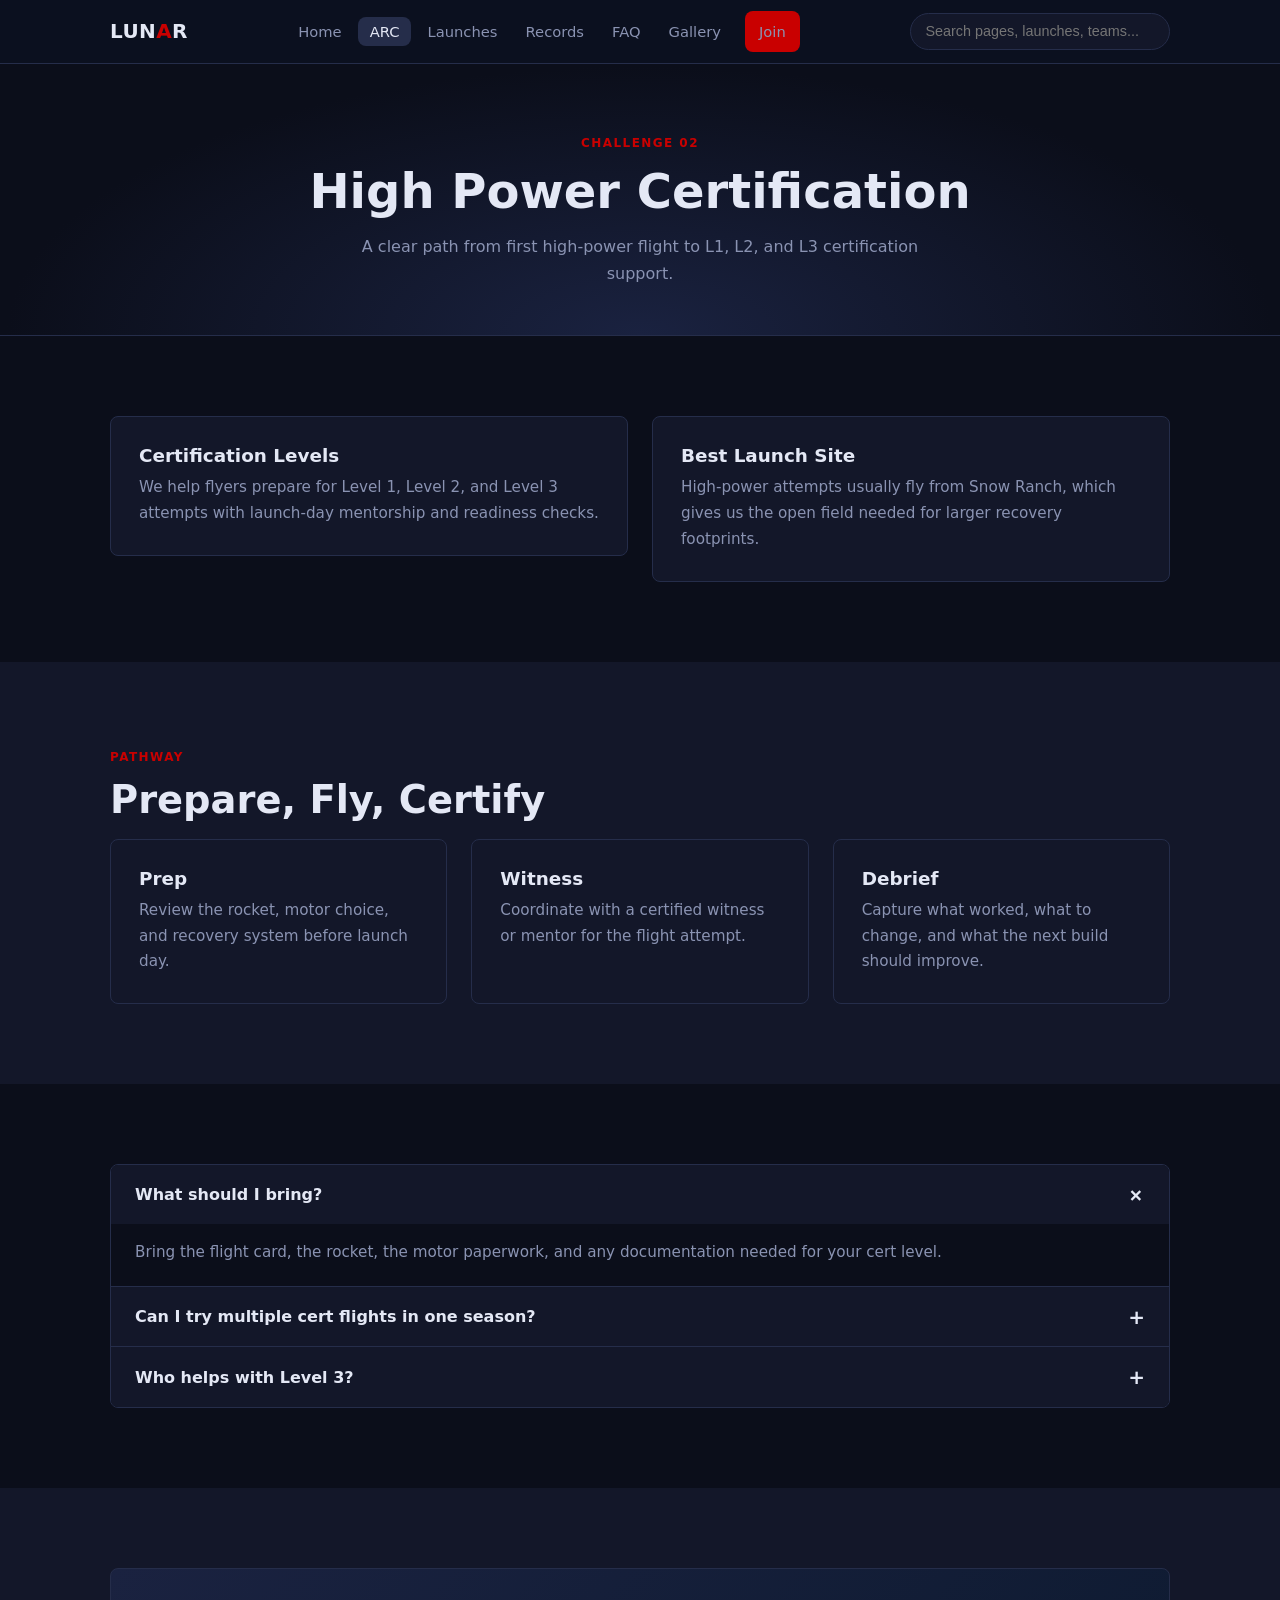
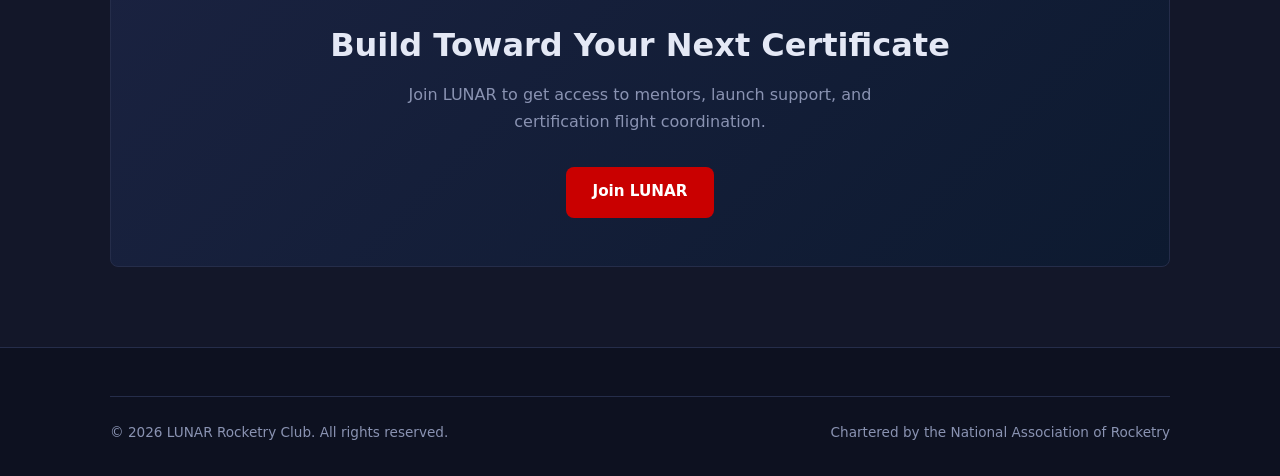
<file: high-power.html>
﻿<!DOCTYPE html>
<html lang="en">
<head>
  <meta charset="UTF-8" />
  <meta name="viewport" content="width=device-width, initial-scale=1.0" />
  <title>High Power Certification - LUNAR Rocketry Club</title>
  <meta name="description" content="High power rocketry certification guidance and launch support at LUNAR." />
  <link rel="icon" href="favicon.ico" type="image/x-icon" />
  <link rel="stylesheet" href="css/style.css" />
</head>
<body>
<nav class="nav" role="navigation" aria-label="Main navigation">
  <div class="container nav__inner">
    <a href="index.html" class="nav__logo"><span><span style="color: var(--color-text);">LUN</span><span style="color: var(--color-accent);">A</span><span style="color: var(--color-text);">R</span></span></a>
    <button class="nav__hamburger" aria-label="Toggle menu" aria-expanded="false"><span></span><span></span><span></span></button>
    <ul class="nav__links" role="list">
      <li><a href="index.html" class="nav__link">Home</a></li>
      <li><a href="launches.html" class="nav__link">Launches</a></li>
      <li><a href="programs.html" class="nav__link nav__link--active">Programs</a></li>
      <li><a href="records.html" class="nav__link">Records</a></li>
      <li><a href="faq.html" class="nav__link">FAQ</a></li>
      <li><a href="gallery.html" class="nav__link">Gallery</a></li>
      <li><a href="join.html" class="nav__link nav__cta btn btn--primary">Join</a></li>
    </ul>
  </div>
</nav>
<div class="page-wrapper">
  <section class="page-header">
    <div class="container">
      <p class="section-label">Challenge 02</p>
      <h1 class="page-header__title">High Power Certification</h1>
      <p class="page-header__subtitle">A clear path from first high-power flight to L1, L2, and L3 certification support.</p>
    </div>
  </section>

  <section class="section">
    <div class="container two-col">
      <article class="card">
        <h2 class="card__title">Certification Levels</h2>
        <p class="card__text">We help flyers prepare for Level 1, Level 2, and Level 3 attempts with launch-day mentorship and readiness checks.</p>
      </article>
      <article class="card">
        <h2 class="card__title">Best Launch Site</h2>
        <p class="card__text">High-power attempts usually fly from Snow Ranch, which gives us the open field needed for larger recovery footprints.</p>
      </article>
    </div>
  </section>

  <section class="section section--alt">
    <div class="container">
      <p class="section-label">Pathway</p>
      <h2 class="section-title">Prepare, Fly, Certify</h2>
      <div class="cards-grid">
        <div class="card"><h3 class="card__title">Prep</h3><p class="card__text">Review the rocket, motor choice, and recovery system before launch day.</p></div>
        <div class="card"><h3 class="card__title">Witness</h3><p class="card__text">Coordinate with a certified witness or mentor for the flight attempt.</p></div>
        <div class="card"><h3 class="card__title">Debrief</h3><p class="card__text">Capture what worked, what to change, and what the next build should improve.</p></div>
      </div>
    </div>
  </section>

  <section class="section">
    <div class="container">
      <div class="accordion">
        <div class="accordion-item open">
          <button class="accordion-header">What should I bring?<span class="accordion-icon">+</span></button>
          <div class="accordion-body">Bring the flight card, the rocket, the motor paperwork, and any documentation needed for your cert level.</div>
        </div>
        <div class="accordion-item">
          <button class="accordion-header">Can I try multiple cert flights in one season?<span class="accordion-icon">+</span></button>
          <div class="accordion-body">Yes. Many flyers complete successive attempts as they improve their build and recovery margins.</div>
        </div>
        <div class="accordion-item">
          <button class="accordion-header">Who helps with Level 3?<span class="accordion-icon">+</span></button>
          <div class="accordion-body">LUNAR members with Level 3 experience can help plan the project, review the build, and prepare for the formal review process.</div>
        </div>
      </div>
    </div>
  </section>

  <section class="section section--alt">
    <div class="container">
      <div class="cta-box">
        <div style="font-size:2.5rem;margin-bottom:0.6rem"></div>
        <h2 class="cta-box__title">Build Toward Your Next Certificate</h2>
        <p class="cta-box__text">Join LUNAR to get access to mentors, launch support, and certification flight coordination.</p>
        <a href="join.html" class="btn btn--primary">Join LUNAR</a>
      </div>
    </div>
  </section>
</div>
<footer class="footer">
  <div class="container">
    <div class="footer__bottom">
      <p class="footer__copy">&copy; 2026 LUNAR Rocketry Club. All rights reserved.</p>
      <p class="footer__nar">Chartered by the <a href="https://www.nar.org" target="_blank" rel="noopener">National Association of Rocketry</a></p>
    </div>
  </div>
</footer>
<script src="js/main.js"></script>
</body>
</html>
</file>
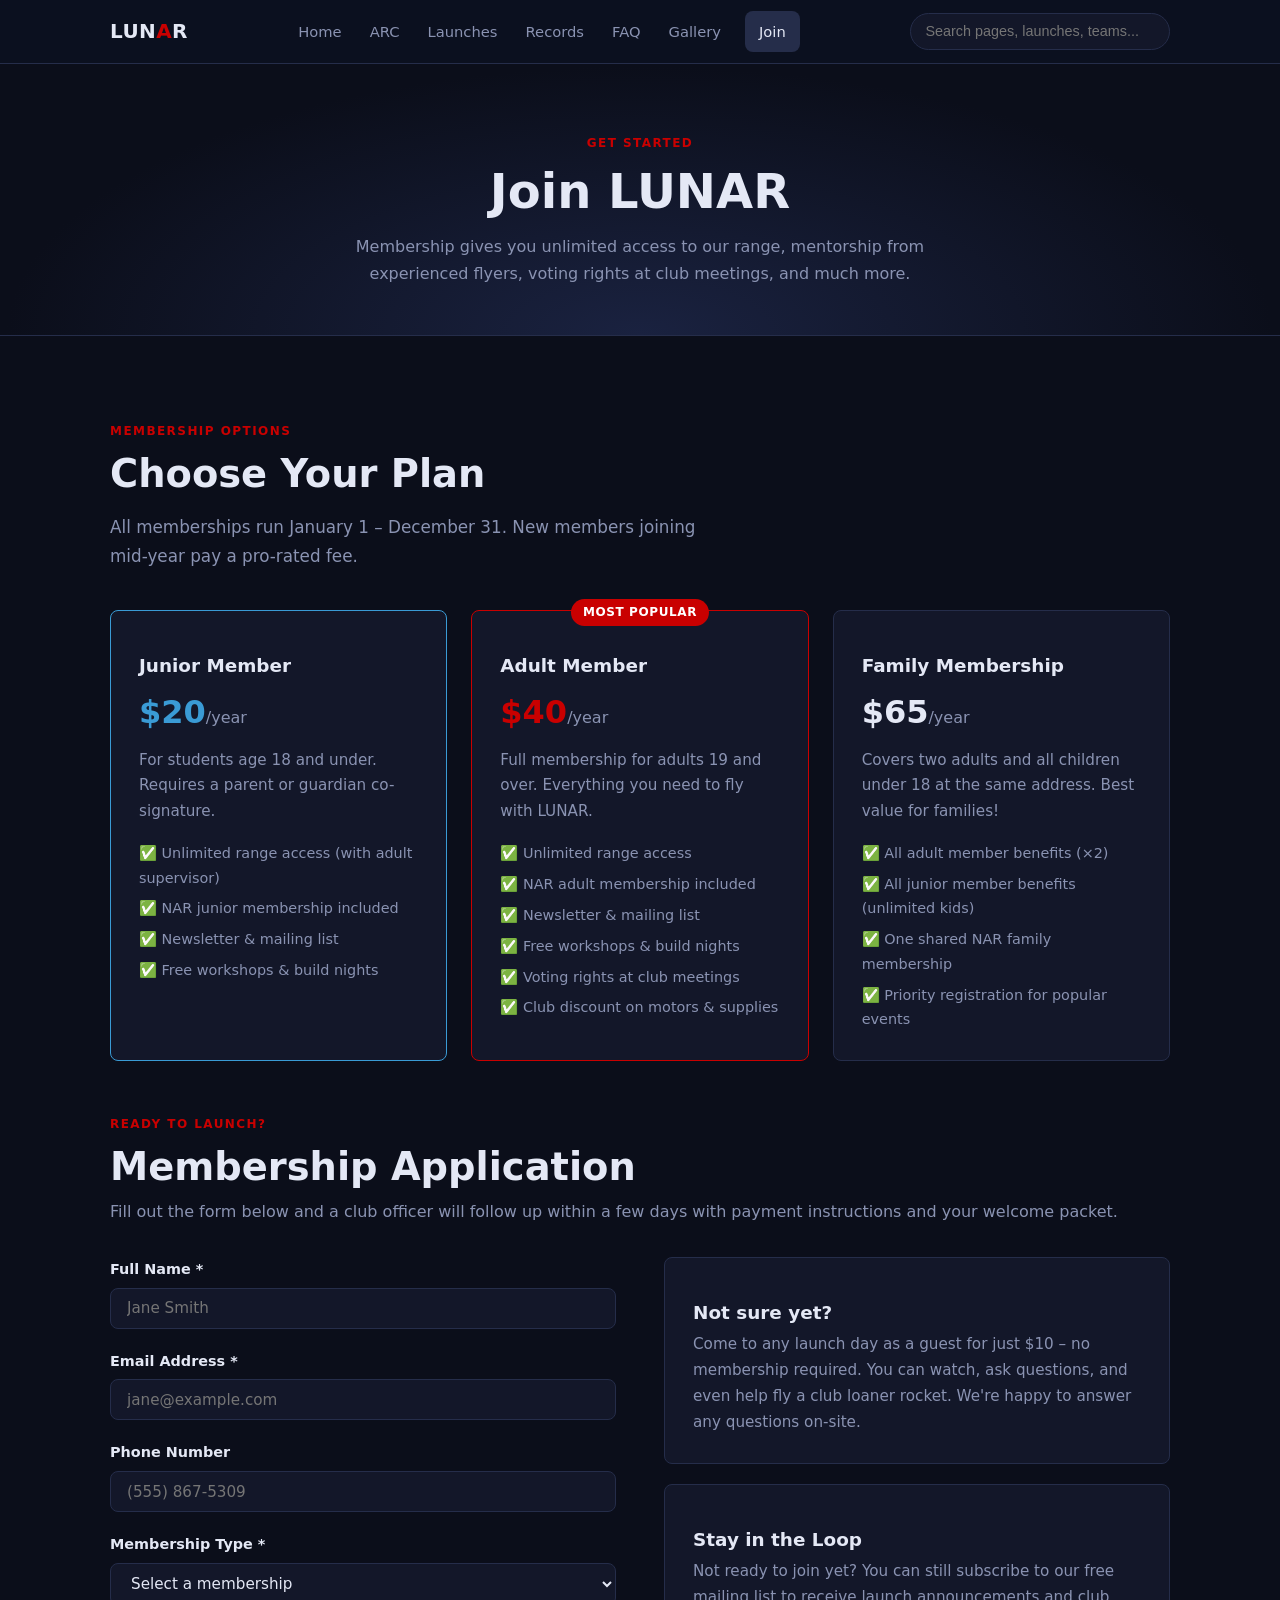
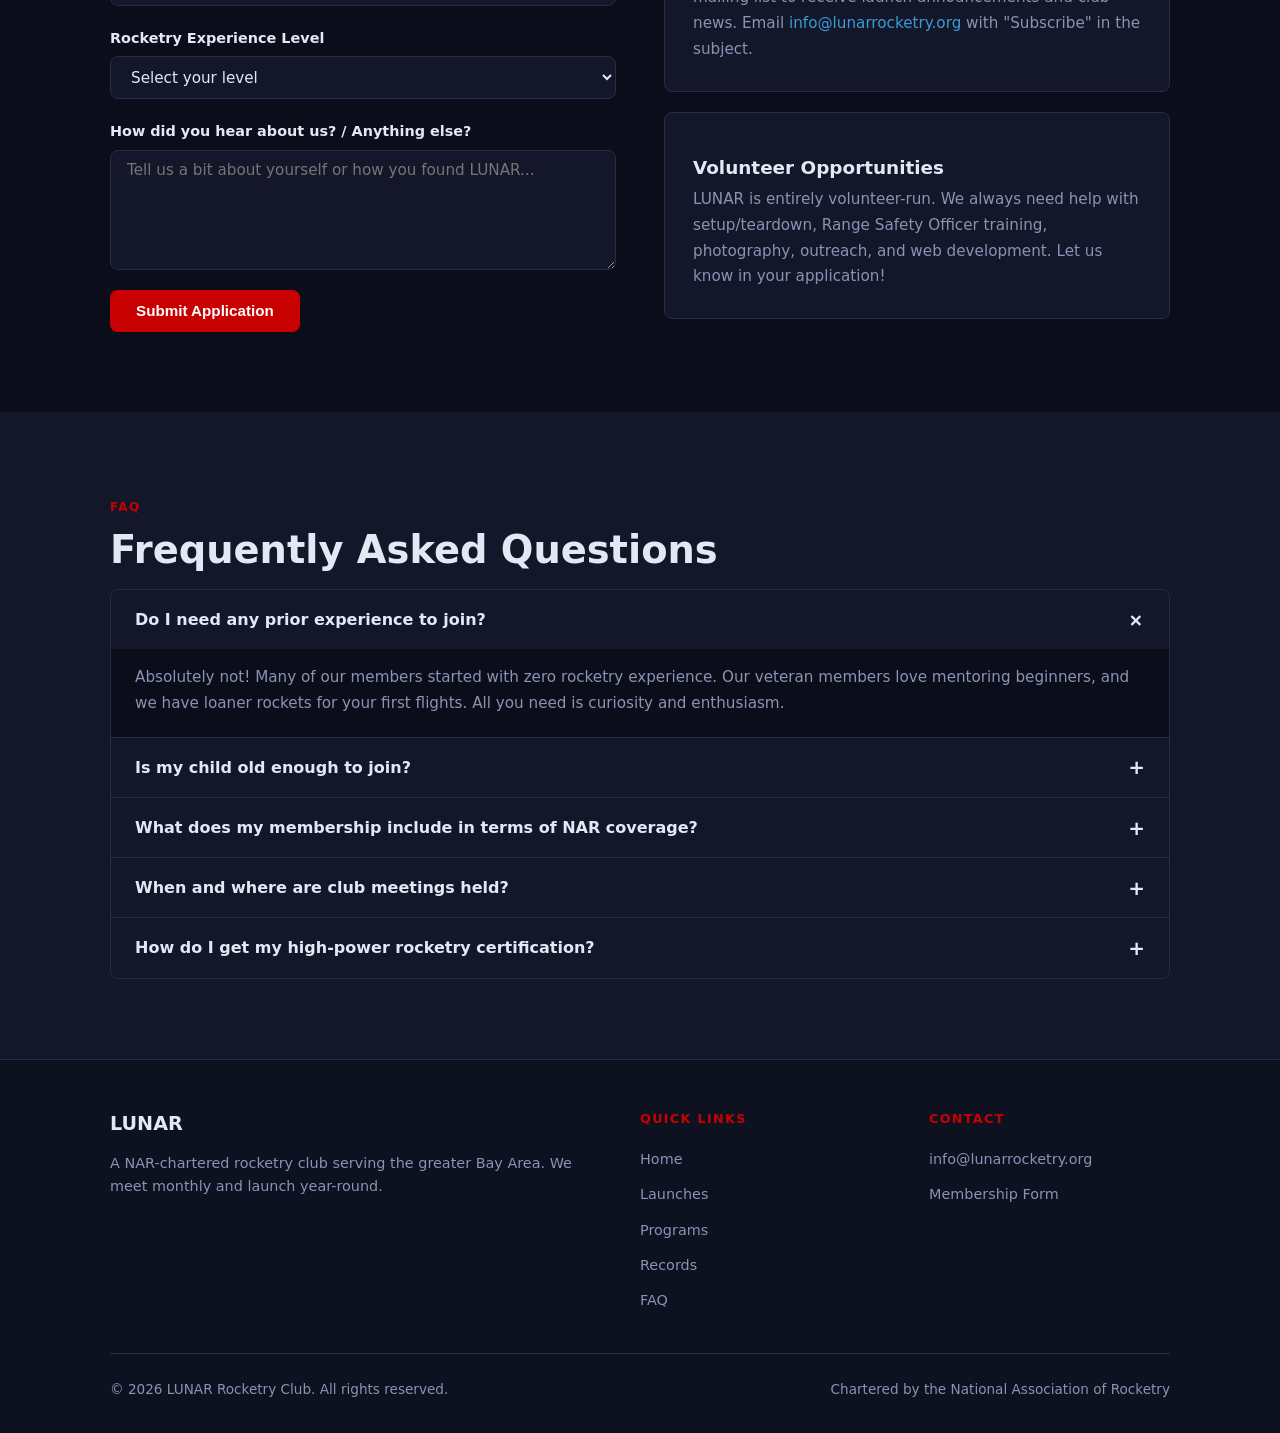
<file: join.html>
﻿<!DOCTYPE html>
<html lang="en">
<head>
  <meta charset="UTF-8" />
  <meta name="viewport" content="width=device-width, initial-scale=1.0" />
  <title>Join – LUNAR Rocketry Club</title>
  <meta name="description" content="Become a member of LUNAR rocketry club. Learn about membership levels, benefits, and how to sign up." />
  <link rel="icon" href="favicon.ico" type="image/x-icon" />
  <link rel="stylesheet" href="css/style.css" />
</head>
<body>

<!-- ===== Navigation ===== -->
<nav class="nav" role="navigation" aria-label="Main navigation">
  <div class="container nav__inner">
    <a href="index.html" class="nav__logo">
      
      <span><span style="color: var(--color-text);">LUN</span><span style="color: var(--color-accent);">A</span><span style="color: var(--color-text);">R</span></span>
    </a>
    <button class="nav__hamburger" aria-label="Toggle menu" aria-expanded="false">
      <span></span><span></span><span></span>
    </button>
    <ul class="nav__links" role="list">
      <li><a href="index.html" class="nav__link">Home</a></li>
      <li><a href="launches.html" class="nav__link">Launches</a></li>
      <li><a href="programs.html" class="nav__link">Programs</a></li>
      <li><a href="records.html" class="nav__link">Records</a></li>
      <li><a href="faq.html" class="nav__link">FAQ</a></li>
      <li><a href="gallery.html" class="nav__link">Gallery</a></li>
      <li><a href="join.html" class="nav__link nav__link--active nav__cta btn btn--primary">Join</a></li>
    </ul>
  </div>
</nav>

<div class="page-wrapper">

  <!-- ===== Page Header ===== -->
  <header class="page-header">
    <div class="container">
      <p class="section-label">Get Started</p>
      <h1 class="page-header__title">Join LUNAR</h1>
      <p class="page-header__subtitle">
        Membership gives you unlimited access to our range, mentorship from experienced
        flyers, voting rights at club meetings, and much more.
      </p>
    </div>
  </header>

  <!-- ===== Membership Tiers ===== -->
  <section class="section">
    <div class="container">
      <p class="section-label">Membership Options</p>
      <h2 class="section-title">Choose Your Plan</h2>
      <p class="section-subtitle">All memberships run January 1 – December 31. New members joining mid-year pay a pro-rated fee.</p>

      <div class="cards-grid" style="margin-bottom:3rem">
        <div class="card" style="border-color:var(--color-sky)">
          <div class="card__icon"></div>
          <h3 class="card__title">Junior Member</h3>
          <div style="font-size:2rem;font-weight:800;color:var(--color-sky);margin:0.5rem 0">$20<span style="font-size:1rem;font-weight:400;color:var(--color-muted)">/year</span></div>
          <p class="card__text" style="margin-bottom:1rem">For students age 18 and under. Requires a parent or guardian co-signature.</p>
          <ul style="color:var(--color-muted);font-size:0.9rem;display:flex;flex-direction:column;gap:0.4rem">
            <li>✅ Unlimited range access (with adult supervisor)</li>
            <li>✅ NAR junior membership included</li>
            <li>✅ Newsletter &amp; mailing list</li>
            <li>✅ Free workshops &amp; build nights</li>
          </ul>
        </div>

        <div class="card" style="border-color:var(--color-accent);position:relative">
          <div style="position:absolute;top:-12px;left:50%;transform:translateX(-50%);background:var(--color-accent);color:#fff;font-size:0.75rem;font-weight:700;padding:0.2rem 0.75rem;border-radius:999px;letter-spacing:0.05em;white-space:nowrap">MOST POPULAR</div>
          <div class="card__icon"></div>
          <h3 class="card__title">Adult Member</h3>
          <div style="font-size:2rem;font-weight:800;color:var(--color-accent);margin:0.5rem 0">$40<span style="font-size:1rem;font-weight:400;color:var(--color-muted)">/year</span></div>
          <p class="card__text" style="margin-bottom:1rem">Full membership for adults 19 and over. Everything you need to fly with LUNAR.</p>
          <ul style="color:var(--color-muted);font-size:0.9rem;display:flex;flex-direction:column;gap:0.4rem">
            <li>✅ Unlimited range access</li>
            <li>✅ NAR adult membership included</li>
            <li>✅ Newsletter &amp; mailing list</li>
            <li>✅ Free workshops &amp; build nights</li>
            <li>✅ Voting rights at club meetings</li>
            <li>✅ Club discount on motors &amp; supplies</li>
          </ul>
        </div>

        <div class="card" style="border-color:var(--color-border)">
          <div class="card__icon"></div>
          <h3 class="card__title">Family Membership</h3>
          <div style="font-size:2rem;font-weight:800;color:var(--color-text);margin:0.5rem 0">$65<span style="font-size:1rem;font-weight:400;color:var(--color-muted)">/year</span></div>
          <p class="card__text" style="margin-bottom:1rem">Covers two adults and all children under 18 at the same address. Best value for families!</p>
          <ul style="color:var(--color-muted);font-size:0.9rem;display:flex;flex-direction:column;gap:0.4rem">
            <li>✅ All adult member benefits (×2)</li>
            <li>✅ All junior member benefits (unlimited kids)</li>
            <li>✅ One shared NAR family membership</li>
            <li>✅ Priority registration for popular events</li>
          </ul>
        </div>
      </div>

      <!-- ===== Application Form ===== -->
      <p class="section-label">Ready to Launch?</p>
      <h2 class="section-title" style="margin-bottom:0.5rem">Membership Application</h2>
      <p style="color:var(--color-muted);margin-bottom:2rem">
        Fill out the form below and a club officer will follow up within a few days
        with payment instructions and your welcome packet.
      </p>

      <div style="display:grid;grid-template-columns:repeat(auto-fit,minmax(320px,1fr));gap:3rem;align-items:start">
        <form class="form" id="join-form" novalidate>
          <div class="form-group">
            <label class="form-label" for="name">Full Name *</label>
            <input class="form-input" type="text" id="name" name="name" placeholder="Jane Smith" required />
          </div>
          <div class="form-group">
            <label class="form-label" for="email">Email Address *</label>
            <input class="form-input" type="email" id="email" name="email" placeholder="jane@example.com" required />
          </div>
          <div class="form-group">
            <label class="form-label" for="phone">Phone Number</label>
            <input class="form-input" type="tel" id="phone" name="phone" placeholder="(555) 867-5309" />
          </div>
          <div class="form-group">
            <label class="form-label" for="membership">Membership Type *</label>
            <select class="form-select" id="membership" name="membership" required>
              <option value="">Select a membership</option>
              <option value="junior">Junior Member ($20/year)</option>
              <option value="adult">Adult Member ($40/year)</option>
              <option value="family">Family Membership ($65/year)</option>
            </select>
          </div>
          <div class="form-group">
            <label class="form-label" for="experience">Rocketry Experience Level</label>
            <select class="form-select" id="experience" name="experience">
              <option value="">Select your level</option>
              <option value="none">Complete Beginner</option>
              <option value="model">Model Rocketry (A–G motors)</option>
              <option value="hp1">High-Power Level 1 Certified</option>
              <option value="hp2">High-Power Level 2 Certified</option>
              <option value="hp3">High-Power Level 3 Certified</option>
            </select>
          </div>
          <div class="form-group">
            <label class="form-label" for="message">How did you hear about us? / Anything else?</label>
            <textarea class="form-textarea" id="message" name="message" placeholder="Tell us a bit about yourself or how you found LUNAR..."></textarea>
          </div>
          <button type="submit" class="btn btn--primary" style="align-self:flex-start">Submit Application </button>
        </form>

        <!-- Side info -->
        <div>
          <div class="card" style="margin-bottom:1.25rem">
            <div class="card__icon"></div>
            <h3 class="card__title">Not sure yet?</h3>
            <p class="card__text">
              Come to any launch day as a guest for just $10 – no membership required.
              You can watch, ask questions, and even help fly a club loaner rocket.
              We're happy to answer any questions on-site.
            </p>
          </div>
          <div class="card" style="margin-bottom:1.25rem">
            <div class="card__icon"></div>
            <h3 class="card__title">Stay in the Loop</h3>
            <p class="card__text">
              Not ready to join yet? You can still subscribe to our free mailing list
              to receive launch announcements and club news.
              Email <a href="mailto:info@lunarrocketry.org">info@lunarrocketry.org</a> with "Subscribe" in the subject.
            </p>
          </div>
          <div class="card">
            <div class="card__icon"></div>
            <h3 class="card__title">Volunteer Opportunities</h3>
            <p class="card__text">
              LUNAR is entirely volunteer-run. We always need help with setup/teardown,
              Range Safety Officer training, photography, outreach, and web development.
              Let us know in your application!
            </p>
          </div>
        </div>
      </div>
    </div>
  </section>

  <!-- ===== FAQ ===== -->
  <section class="section section--alt">
    <div class="container">
      <p class="section-label">FAQ</p>
      <h2 class="section-title">Frequently Asked Questions</h2>

      <div class="accordion">
        <div class="accordion-item open">
          <button class="accordion-header">
            Do I need any prior experience to join?
            <span class="accordion-icon">+</span>
          </button>
          <div class="accordion-body">
            Absolutely not! Many of our members started with zero rocketry experience.
            Our veteran members love mentoring beginners, and we have loaner rockets for
            your first flights. All you need is curiosity and enthusiasm.
          </div>
        </div>
        <div class="accordion-item">
          <button class="accordion-header">
            Is my child old enough to join?
            <span class="accordion-icon">+</span>
          </button>
          <div class="accordion-body">
            There's no minimum age! Children must be accompanied by a parent or guardian
            at all LUNAR events. We recommend kids 8 and older for building and launching,
            but younger children are always welcome to watch and get excited about rocketry.
          </div>
        </div>
        <div class="accordion-item">
          <button class="accordion-header">
            What does my membership include in terms of NAR coverage?
            <span class="accordion-icon">+</span>
          </button>
          <div class="accordion-body">
            LUNAR membership includes NAR membership, which provides $10 million in
            liability insurance coverage at club launches, access to NAR publications,
            and eligibility to fly at any NAR-sanctioned event nationwide.
          </div>
        </div>
        <div class="accordion-item">
          <button class="accordion-header">
            When and where are club meetings held?
            <span class="accordion-icon">+</span>
          </button>
          <div class="accordion-body">
            Club meetings are held on the first Tuesday of each month at 7 PM at
            the Livermore Community Center (4444 East Avenue, Livermore, CA).
            Meetings are open to members and prospective members. No RSVP needed.
          </div>
        </div>
        <div class="accordion-item">
          <button class="accordion-header">
            How do I get my high-power rocketry certification?
            <span class="accordion-icon">+</span>
          </button>
          <div class="accordion-body">
            Level 1 and 2 certifications are administered by Tripoli or NAR at sanctioned
            launches. LUNAR hosts dedicated certification days several times a year where
            our certified members serve as witnesses. Level 3 requires an additional
            review process – talk to one of our Level 3 certified members for guidance.
          </div>
        </div>
      </div>
    </div>
  </section>

</div><!-- /.page-wrapper -->

<!-- ===== Footer ===== -->
<footer class="footer">
  <div class="container">
    <div class="footer__grid">
      <div>
        <div class="footer__brand-name"> <span>LUNAR</span></div>
        <p class="footer__brand-desc">
          A NAR-chartered rocketry club serving the greater Bay Area.
          We meet monthly and launch year-round.
        </p>
      </div>
      <div>
        <p class="footer__heading">Quick Links</p>
        <ul class="footer__links">
          <li><a href="index.html" class="footer__link">Home</a></li>
          <li><a href="launches.html" class="footer__link">Launches</a></li>
          <li><a href="programs.html" class="footer__link">Programs</a></li>
          <li><a href="records.html" class="footer__link">Records</a></li>
          <li><a href="faq.html" class="footer__link">FAQ</a></li>
        </ul>
      </div>
      <div>
        <p class="footer__heading">Contact</p>
        <ul class="footer__links">
          <li><a href="mailto:info@lunarrocketry.org" class="footer__link">info@lunarrocketry.org</a></li>
          <li><a href="join.html" class="footer__link">Membership Form</a></li>
        </ul>
      </div>
    </div>
    <div class="footer__bottom">
      <p class="footer__copy">&copy; 2026 LUNAR Rocketry Club. All rights reserved.</p>
      <p class="footer__nar">Chartered by the <a href="https://www.nar.org" target="_blank" rel="noopener">National Association of Rocketry</a></p>
    </div>
  </div>
</footer>

<script src="js/main.js"></script>
</body>
</html>
</file>
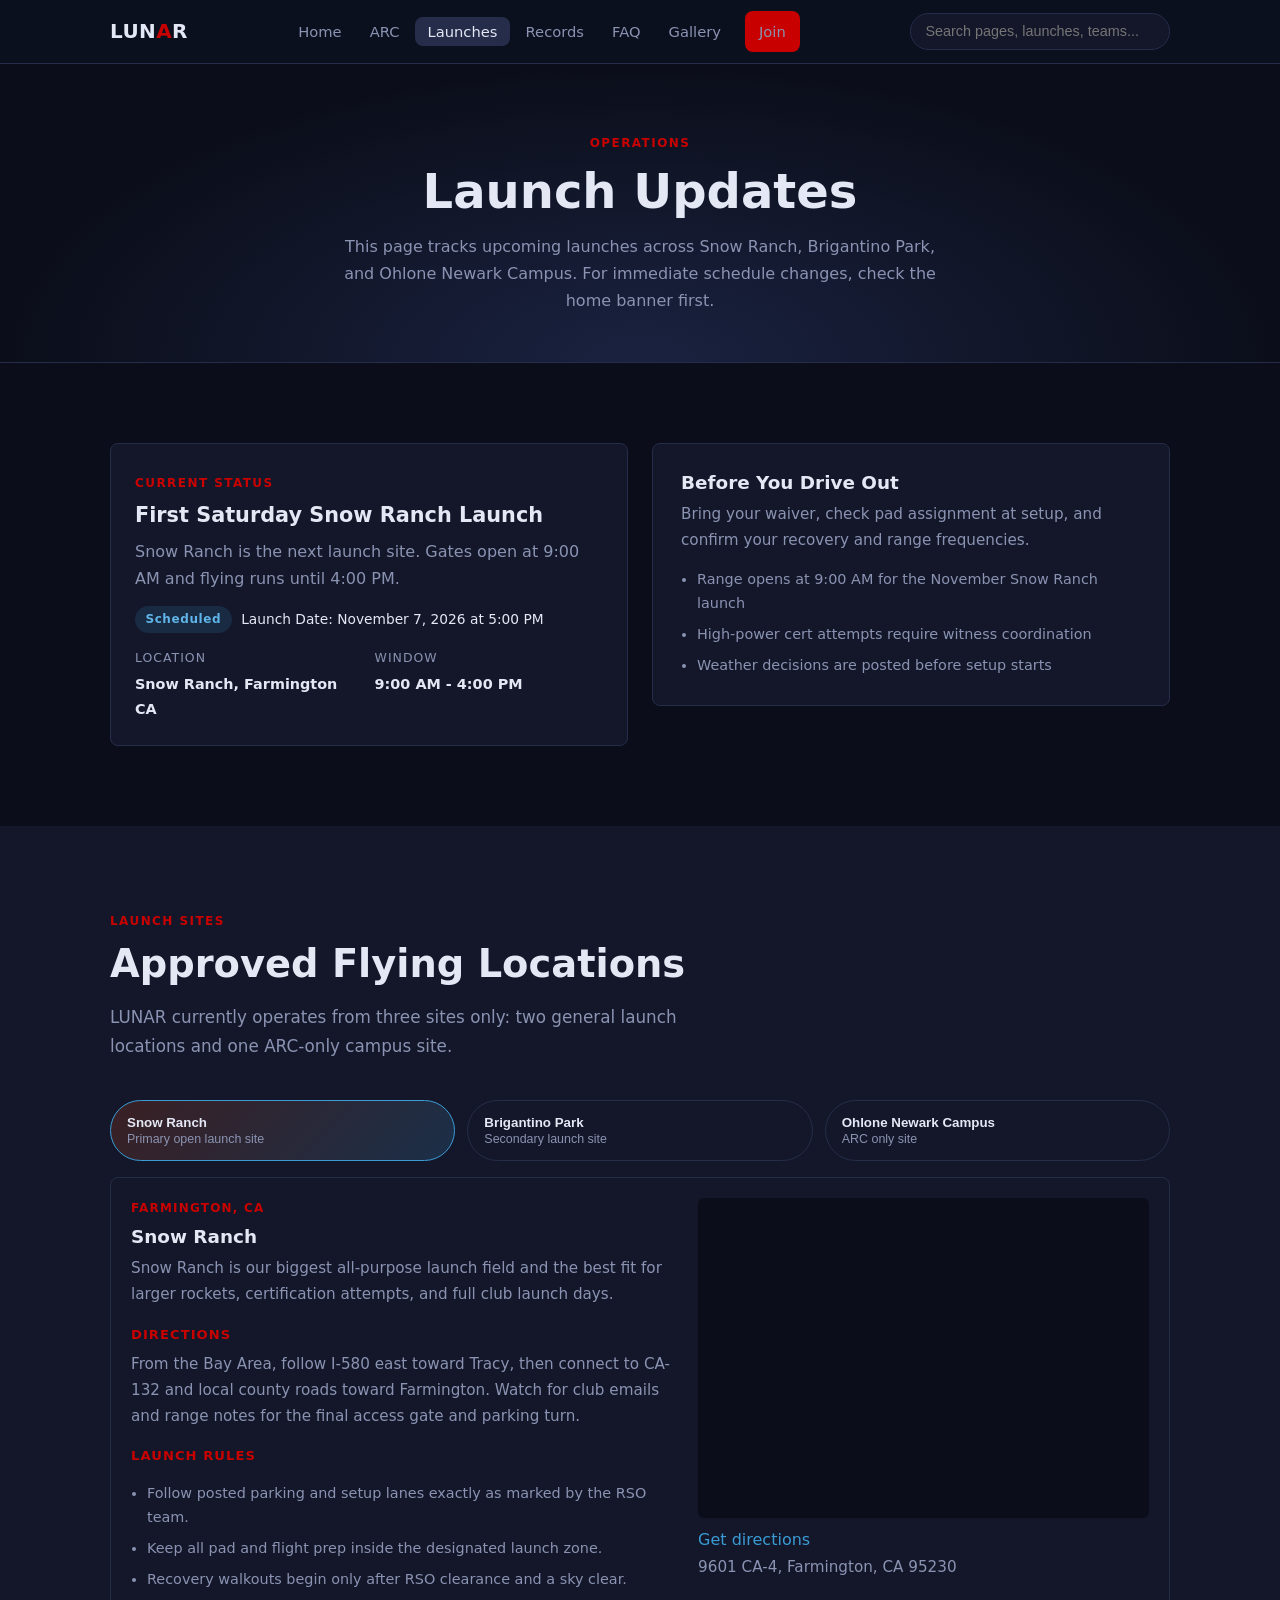
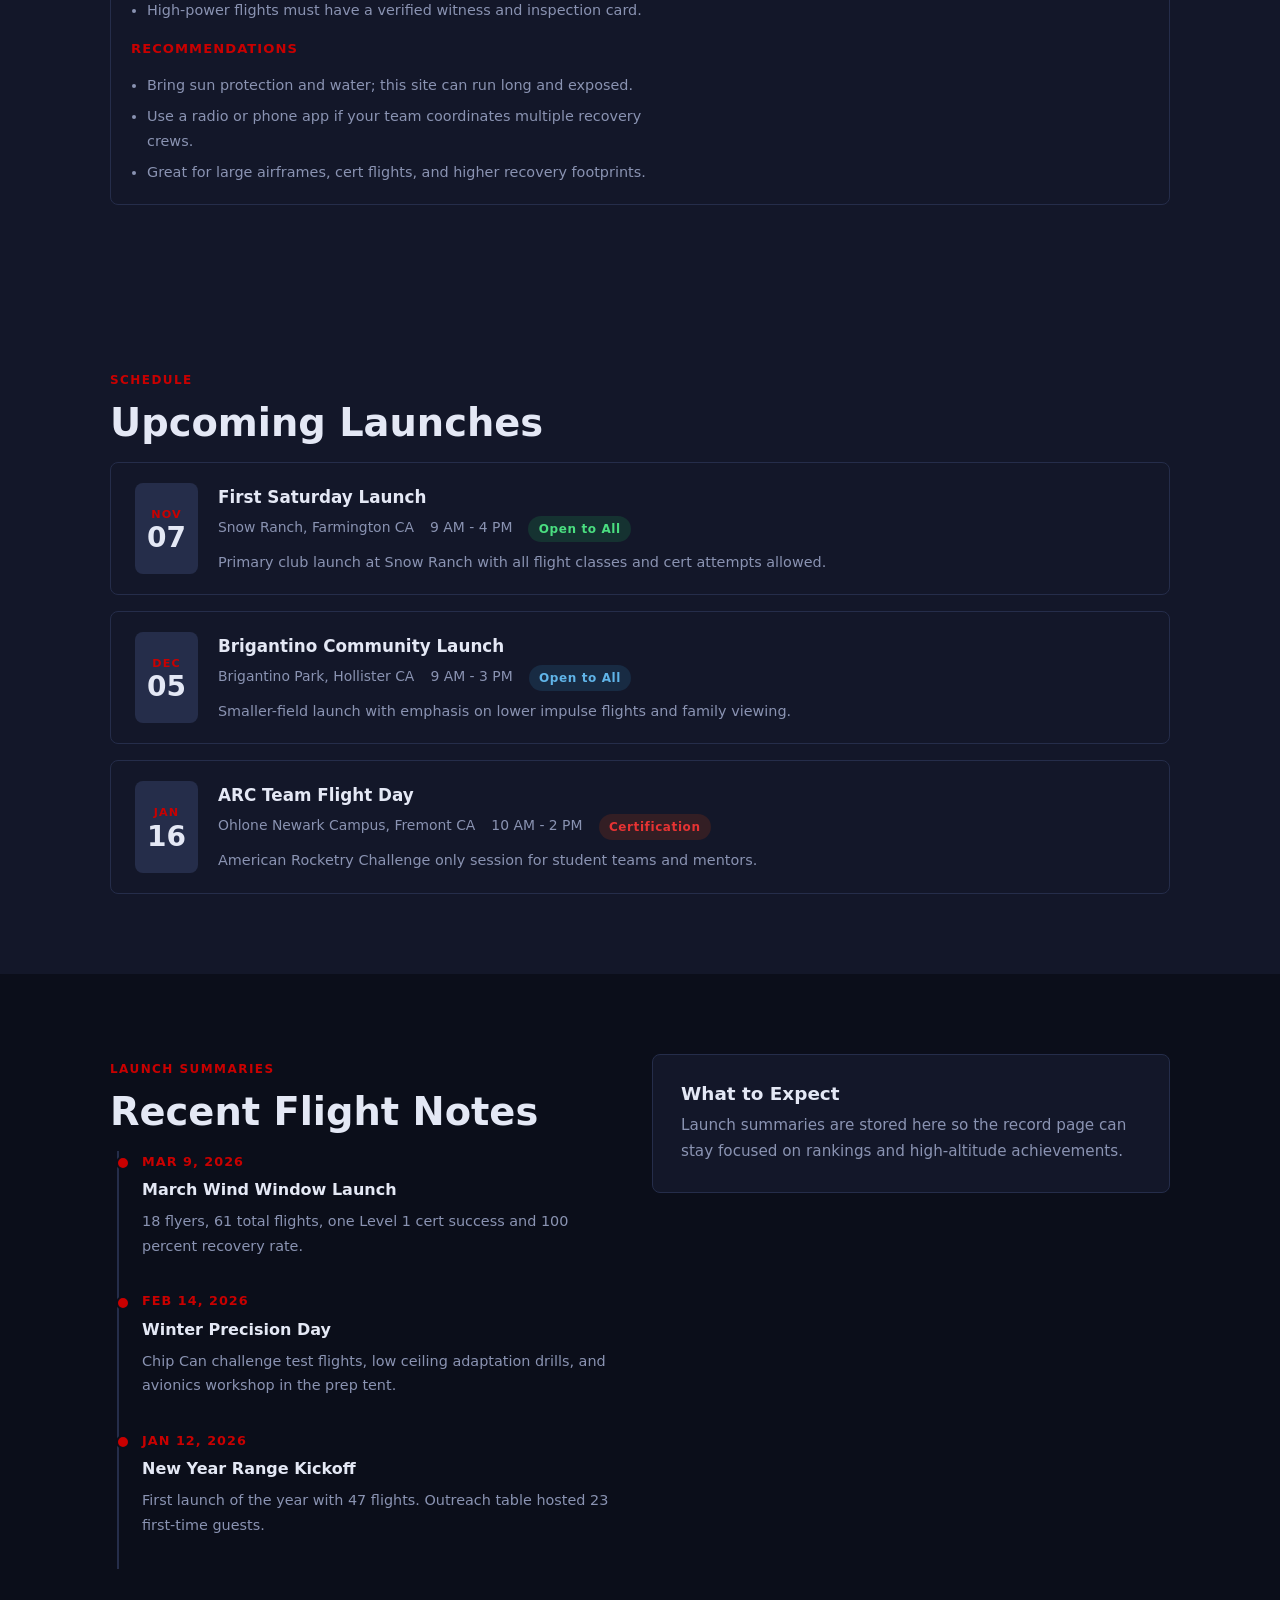
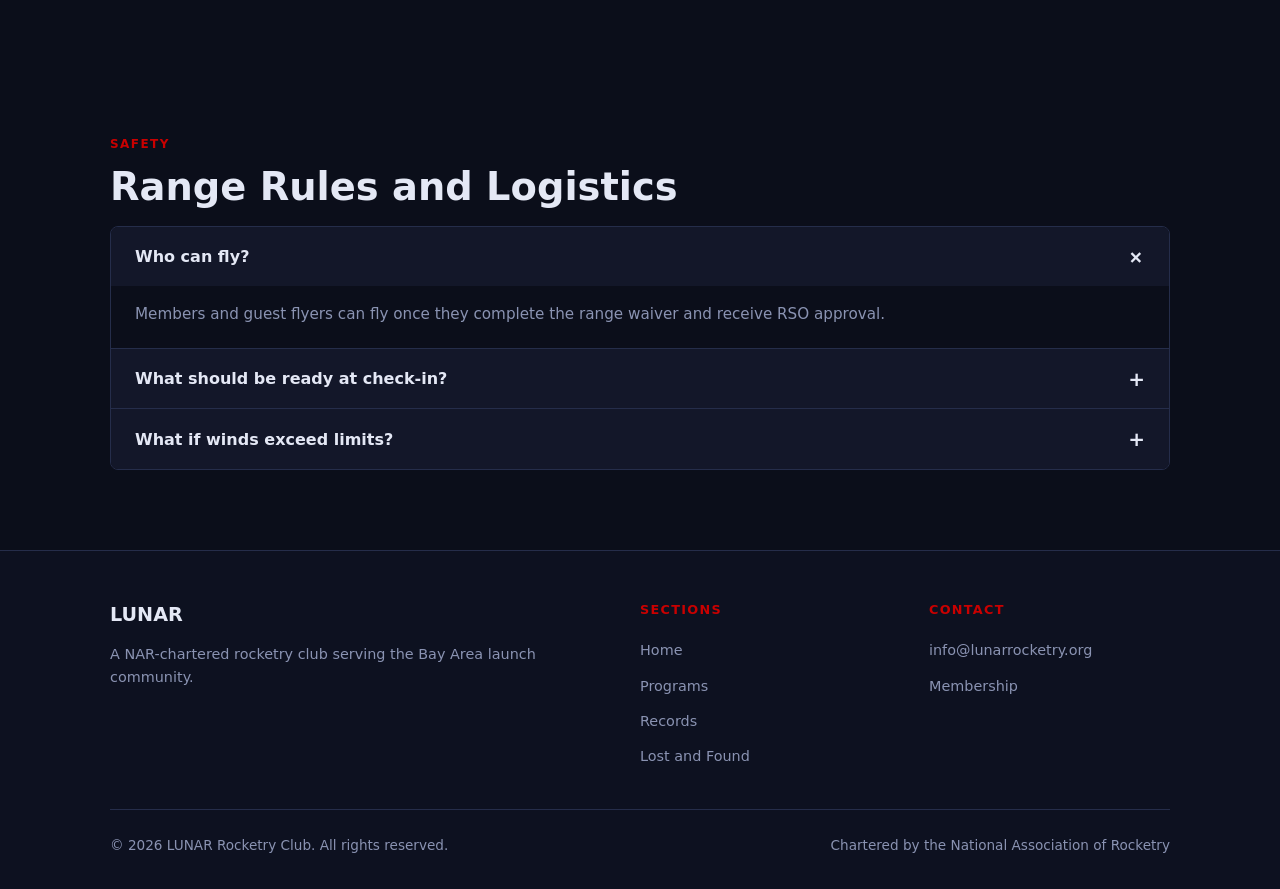
<file: launches.html>
﻿<!DOCTYPE html>
<html lang="en">
<head>
  <meta charset="UTF-8" />
  <meta name="viewport" content="width=device-width, initial-scale=1.0" />
  <title>Launch Updates - LUNAR Rocketry Club</title>
  <meta name="description" content="Upcoming launch updates, range notes, and schedule details for LUNAR." />
  <link rel="icon" href="favicon.ico" type="image/x-icon" />
  <link rel="stylesheet" href="css/style.css" />
</head>
<body>

<nav class="nav" role="navigation" aria-label="Main navigation">
  <div class="container nav__inner">
    <a href="index.html" class="nav__logo">
      
      <span><span style="color: var(--color-text);">LUN</span><span style="color: var(--color-accent);">A</span><span style="color: var(--color-text);">R</span></span>
    </a>
    <button class="nav__hamburger" aria-label="Toggle menu" aria-expanded="false">
      <span></span><span></span><span></span>
    </button>
    <ul class="nav__links" role="list">
      <li><a href="index.html" class="nav__link">Home</a></li>
      <li><a href="launches.html" class="nav__link nav__link--active">Launches</a></li>
      <li><a href="programs.html" class="nav__link">Programs</a></li>
      <li><a href="records.html" class="nav__link">Records</a></li>
      <li><a href="faq.html" class="nav__link">FAQ</a></li>
      <li><a href="gallery.html" class="nav__link">Gallery</a></li>
      <li><a href="join.html" class="nav__link nav__cta btn btn--primary">Join</a></li>
    </ul>
  </div>
</nav>

<div class="page-wrapper">
  <section class="page-header">
    <div class="container">
      <p class="section-label">Operations</p>
      <h1 class="page-header__title">Launch Updates</h1>
      <p class="page-header__subtitle">This page tracks upcoming launches across Snow Ranch, Brigantino Park, and Ohlone Newark Campus. For immediate schedule changes, check the home banner first.</p>
    </div>
  </section>

  <section class="section">
    <div class="container two-col">
      <article class="status-card" id="launch-status-card">
        <p class="section-label">Current Status</p>
        <h2 class="status-card__title" data-launch-title>Next Launch</h2>
        <p class="status-card__message" data-launch-message></p>
        <div class="status-card__meta">
          <span class="badge badge--blue" data-launch-label>Scheduled</span>
          <span data-launch-note></span>
        </div>
        <dl class="status-card__details">
          <div><dt>Location</dt><dd data-launch-location>TBD</dd></div>
          <div><dt>Window</dt><dd data-launch-time>TBD</dd></div>
        </dl>
      </article>

      <article class="card">
        <h2 class="card__title">Before You Drive Out</h2>
        <p class="card__text">Bring your waiver, check pad assignment at setup, and confirm your recovery and range frequencies.</p>
        <ul class="program-points">
          <li>Range opens at 9:00 AM for the November Snow Ranch launch</li>
          <li>High-power cert attempts require witness coordination</li>
          <li>Weather decisions are posted before setup starts</li>
        </ul>
      </article>
    </div>
  </section>

  <section class="section section--alt">
    <div class="container">
      <p class="section-label">Launch Sites</p>
      <h2 class="section-title">Approved Flying Locations</h2>
      <p class="section-subtitle">LUNAR currently operates from three sites only: two general launch locations and one ARC-only campus site.</p>
      <div id="launch-sites-list"></div>
    </div>
  </section>

  <section class="section section--alt">
    <div class="container">
      <p class="section-label">Schedule</p>
      <h2 class="section-title">Upcoming Launches</h2>
      <div class="event-list" id="launches-list"></div>
    </div>
  </section>

  <section class="section">
    <div class="container two-col">
      <article>
        <p class="section-label">Launch Summaries</p>
        <h2 class="section-title">Recent Flight Notes</h2>
        <div class="timeline" id="history-list"></div>
      </article>
      <article class="card">
        <h2 class="card__title">What to Expect</h2>
        <p class="card__text">Launch summaries are stored here so the record page can stay focused on rankings and high-altitude achievements.</p>
      </article>
    </div>
  </section>

  <section class="section">
    <div class="container">
      <p class="section-label">Safety</p>
      <h2 class="section-title">Range Rules and Logistics</h2>
      <div class="accordion">
        <div class="accordion-item open">
          <button class="accordion-header">
            Who can fly?
            <span class="accordion-icon">+</span>
          </button>
          <div class="accordion-body">
            Members and guest flyers can fly once they complete the range waiver and receive RSO approval.
          </div>
        </div>
        <div class="accordion-item">
          <button class="accordion-header">
            What should be ready at check-in?
            <span class="accordion-icon">+</span>
          </button>
          <div class="accordion-body">
            Bring your motor details, recovery plan, and any certification paperwork required for your impulse class.
          </div>
        </div>
        <div class="accordion-item">
          <button class="accordion-header">
            What if winds exceed limits?
            <span class="accordion-icon">+</span>
          </button>
          <div class="accordion-body">
            Winds or field conditions can pause or cancel operations. Status updates appear on the homepage and in launch notes.
          </div>
        </div>
      </div>
    </div>
  </section>
</div>

<footer class="footer">
  <div class="container">
    <div class="footer__grid">
      <div>
        <div class="footer__brand-name"> <span>LUNAR</span></div>
        <p class="footer__brand-desc">A NAR-chartered rocketry club serving the Bay Area launch community.</p>
      </div>
      <div>
        <p class="footer__heading">Sections</p>
        <ul class="footer__links">
          <li><a href="index.html" class="footer__link">Home</a></li>
          <li><a href="programs.html" class="footer__link">Programs</a></li>
          <li><a href="records.html" class="footer__link">Records</a></li>
          <li><a href="lost-found.html" class="footer__link">Lost and Found</a></li>
        </ul>
      </div>
      <div>
        <p class="footer__heading">Contact</p>
        <ul class="footer__links">
          <li><a href="mailto:info@lunarrocketry.org" class="footer__link">info@lunarrocketry.org</a></li>
          <li><a href="join.html" class="footer__link">Membership</a></li>
        </ul>
      </div>
    </div>
    <div class="footer__bottom">
      <p class="footer__copy">&copy; 2026 LUNAR Rocketry Club. All rights reserved.</p>
      <p class="footer__nar">Chartered by the <a href="https://www.nar.org" target="_blank" rel="noopener">National Association of Rocketry</a></p>
    </div>
  </div>
</footer>

<script src="js/main.js"></script>
</body>
</html>
</file>
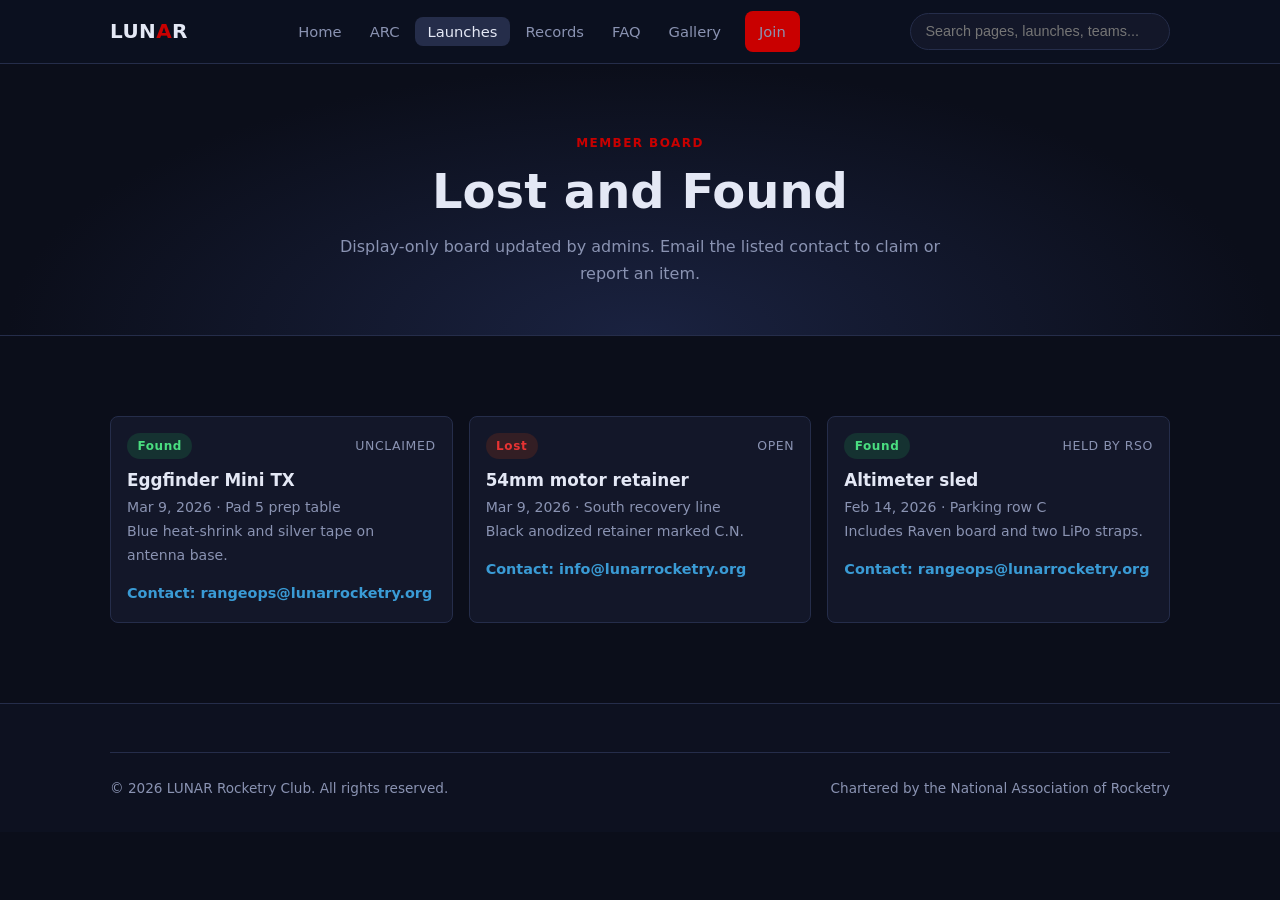
<file: lost-found.html>
﻿<!DOCTYPE html>
<html lang="en">
<head>
  <meta charset="UTF-8" />
  <meta name="viewport" content="width=device-width, initial-scale=1.0" />
  <title>Lost and Found - LUNAR Rocketry Club</title>
  <meta name="description" content="Member lost and found board for launch-day gear and rocket components." />
  <link rel="icon" href="favicon.ico" type="image/x-icon" />
  <link rel="stylesheet" href="css/style.css" />
</head>
<body>
<nav class="nav" role="navigation" aria-label="Main navigation">
  <div class="container nav__inner">
    <a href="index.html" class="nav__logo"><span><span style="color: var(--color-text);">LUN</span><span style="color: var(--color-accent);">A</span><span style="color: var(--color-text);">R</span></span></a>
    <button class="nav__hamburger" aria-label="Toggle menu" aria-expanded="false"><span></span><span></span><span></span></button>
    <ul class="nav__links" role="list">
      <li><a href="index.html" class="nav__link">Home</a></li>
      <li><a href="launches.html" class="nav__link">Launches</a></li>
      <li><a href="programs.html" class="nav__link">Programs</a></li>
      <li><a href="records.html" class="nav__link">Records</a></li>
      <li><a href="faq.html" class="nav__link">FAQ</a></li>
      <li><a href="gallery.html" class="nav__link">Gallery</a></li>
      <li><a href="join.html" class="nav__link nav__cta btn btn--primary">Join</a></li>
    </ul>
  </div>
</nav>
<div class="page-wrapper">
  <section class="page-header">
    <div class="container">
      <p class="section-label">Member Board</p>
      <h1 class="page-header__title">Lost and Found</h1>
      <p class="page-header__subtitle">Display-only board updated by admins. Email the listed contact to claim or report an item.</p>
    </div>
  </section>
  <section class="section">
    <div class="container">
      <div class="lost-grid" id="lost-found-list"></div>
    </div>
  </section>
</div>
<footer class="footer">
  <div class="container">
    <div class="footer__bottom">
      <p class="footer__copy">&copy; 2026 LUNAR Rocketry Club. All rights reserved.</p>
      <p class="footer__nar">Chartered by the <a href="https://www.nar.org" target="_blank" rel="noopener">National Association of Rocketry</a></p>
    </div>
  </div>
</footer>
<script src="js/main.js"></script>
</body>
</html>
</file>
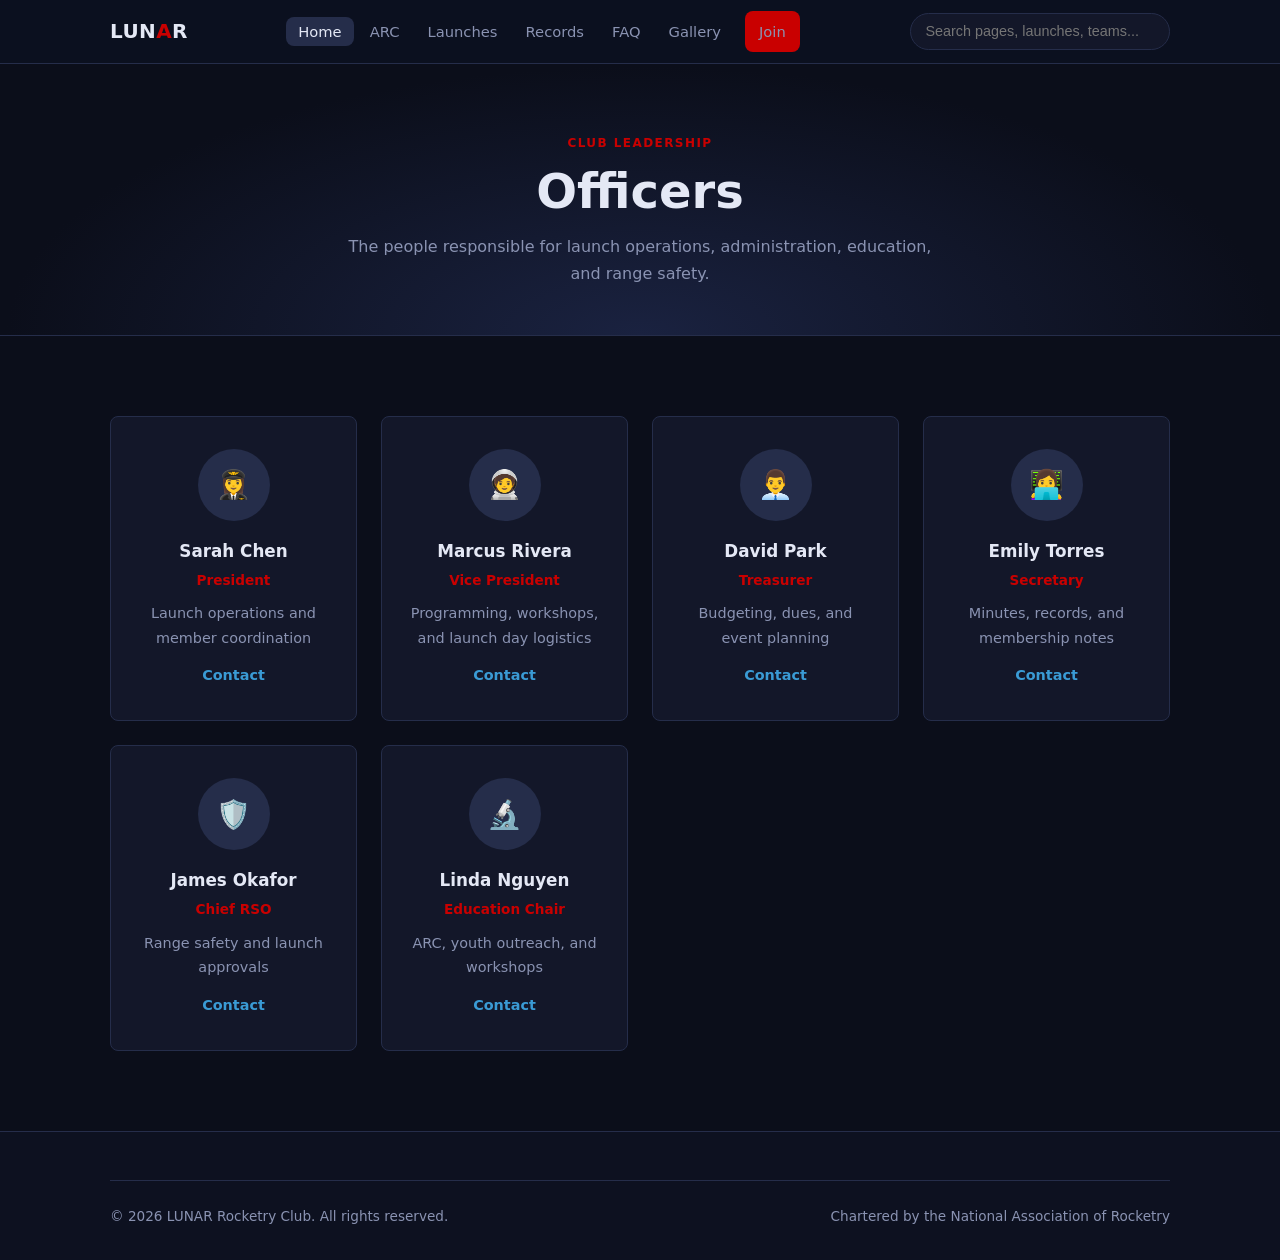
<file: officers.html>
﻿<!DOCTYPE html>
<html lang="en">
<head>
  <meta charset="UTF-8" />
  <meta name="viewport" content="width=device-width, initial-scale=1.0" />
  <title>Officers - LUNAR Rocketry Club</title>
  <meta name="description" content="Meet the club officers who keep LUNAR organized and flying." />
  <link rel="icon" href="favicon.ico" type="image/x-icon" />
  <link rel="stylesheet" href="css/style.css" />
</head>
<body>
<nav class="nav" role="navigation" aria-label="Main navigation">
  <div class="container nav__inner">
    <a href="index.html" class="nav__logo"><span><span style="color: var(--color-text);">LUN</span><span style="color: var(--color-accent);">A</span><span style="color: var(--color-text);">R</span></span></a>
    <button class="nav__hamburger" aria-label="Toggle menu" aria-expanded="false"><span></span><span></span><span></span></button>
    <ul class="nav__links" role="list">
      <li><a href="index.html" class="nav__link">Home</a></li>
      <li><a href="launches.html" class="nav__link">Launches</a></li>
      <li><a href="officers.html" class="nav__link nav__link--active">Officers</a></li>
      <li><a href="teams.html" class="nav__link">Teams</a></li>
      <li><a href="programs.html" class="nav__link">Programs</a></li>
      <li><a href="records.html" class="nav__link">Records</a></li>
      <li><a href="faq.html" class="nav__link">FAQ</a></li>
      <li><a href="gallery.html" class="nav__link">Gallery</a></li>
      <li><a href="join.html" class="nav__link nav__cta btn btn--primary">Join</a></li>
    </ul>
  </div>
</nav>
<div class="page-wrapper">
  <section class="page-header">
    <div class="container">
      <p class="section-label">Club Leadership</p>
      <h1 class="page-header__title">Officers</h1>
      <p class="page-header__subtitle">The people responsible for launch operations, administration, education, and range safety.</p>
    </div>
  </section>
  <section class="section">
    <div class="container">
      <div class="team-grid" id="officers-list"></div>
    </div>
  </section>
</div>
<footer class="footer">
  <div class="container">
    <div class="footer__bottom">
      <p class="footer__copy">&copy; 2026 LUNAR Rocketry Club. All rights reserved.</p>
      <p class="footer__nar">Chartered by the <a href="https://www.nar.org" target="_blank" rel="noopener">National Association of Rocketry</a></p>
    </div>
  </div>
</footer>
<script src="js/main.js"></script>
</body>
</html>
</file>
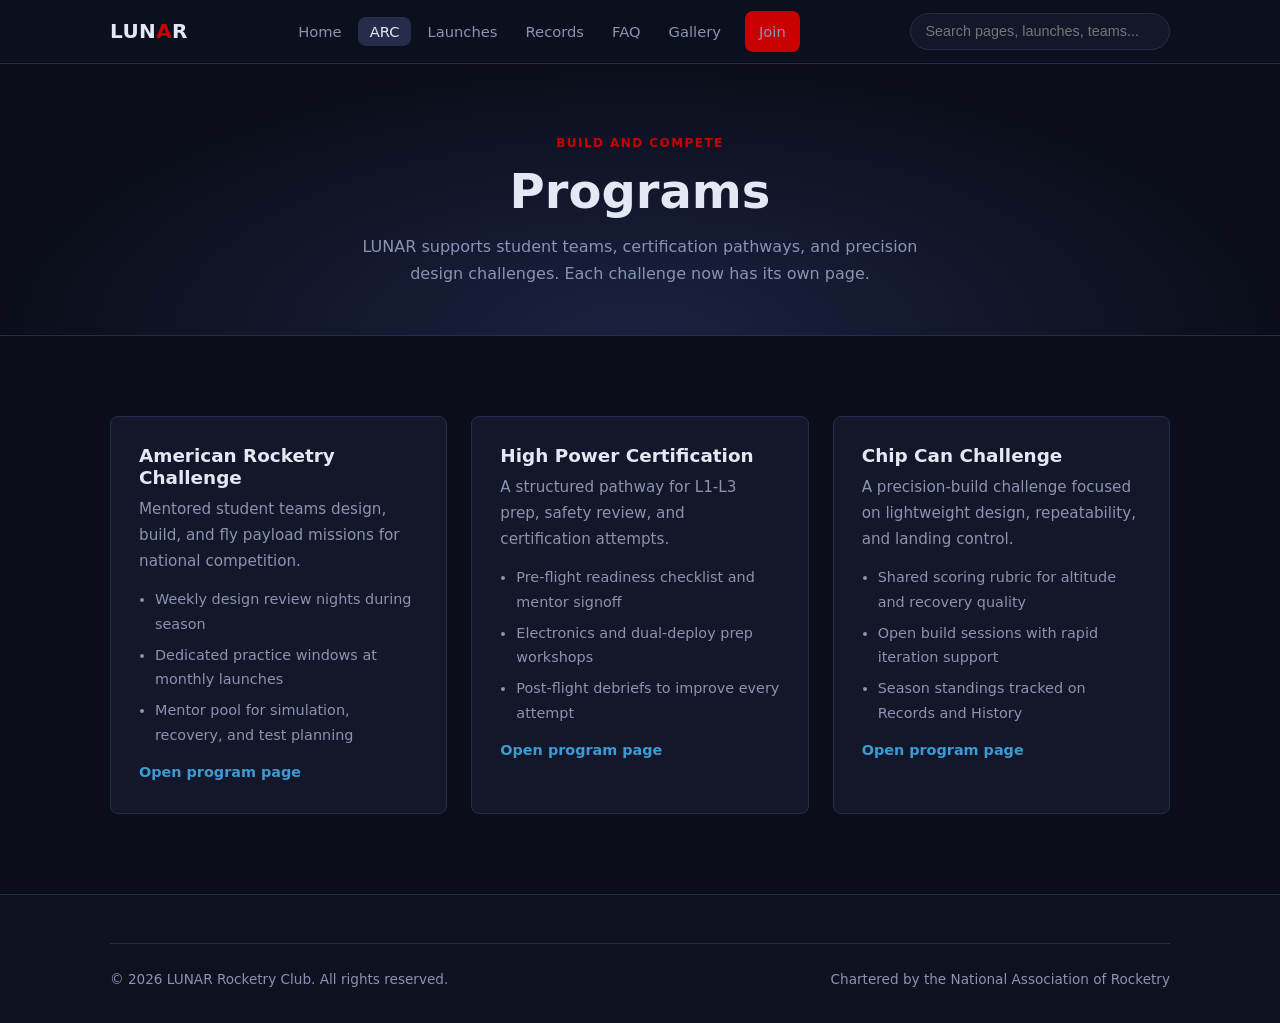
<file: programs.html>
﻿<!DOCTYPE html>
<html lang="en">
<head>
  <meta charset="UTF-8" />
  <meta name="viewport" content="width=device-width, initial-scale=1.0" />
  <title>Programs - LUNAR Rocketry Club</title>
  <meta name="description" content="American Rocketry Challenge, High Power Certification, and Chip Can Challenge at LUNAR." />
  <link rel="icon" href="favicon.ico" type="image/x-icon" />
  <link rel="stylesheet" href="css/style.css" />
</head>
<body>
<nav class="nav" role="navigation" aria-label="Main navigation">
  <div class="container nav__inner">
    <a href="index.html" class="nav__logo"><span><span style="color: var(--color-text);">LUN</span><span style="color: var(--color-accent);">A</span><span style="color: var(--color-text);">R</span></span></a>
    <button class="nav__hamburger" aria-label="Toggle menu" aria-expanded="false"><span></span><span></span><span></span></button>
    <ul class="nav__links" role="list">
      <li><a href="index.html" class="nav__link">Home</a></li>
      <li><a href="launches.html" class="nav__link">Launches</a></li>
      <li><a href="programs.html" class="nav__link nav__link--active">Programs</a></li>
      <li><a href="records.html" class="nav__link">Records</a></li>
      <li><a href="faq.html" class="nav__link">FAQ</a></li>
      <li><a href="gallery.html" class="nav__link">Gallery</a></li>
      <li><a href="join.html" class="nav__link nav__cta btn btn--primary">Join</a></li>
    </ul>
  </div>
</nav>
<div class="page-wrapper">
  <section class="page-header">
    <div class="container">
      <p class="section-label">Build and Compete</p>
      <h1 class="page-header__title">Programs</h1>
      <p class="page-header__subtitle">LUNAR supports student teams, certification pathways, and precision design challenges. Each challenge now has its own page.</p>
    </div>
  </section>
  <section class="section">
    <div class="container">
      <div class="cards-grid" id="programs-list"></div>
    </div>
  </section>
</div>
<footer class="footer">
  <div class="container">
    <div class="footer__bottom">
      <p class="footer__copy">&copy; 2026 LUNAR Rocketry Club. All rights reserved.</p>
      <p class="footer__nar">Chartered by the <a href="https://www.nar.org" target="_blank" rel="noopener">National Association of Rocketry</a></p>
    </div>
  </div>
</footer>
<script src="js/main.js"></script>
</body>
</html>
</file>
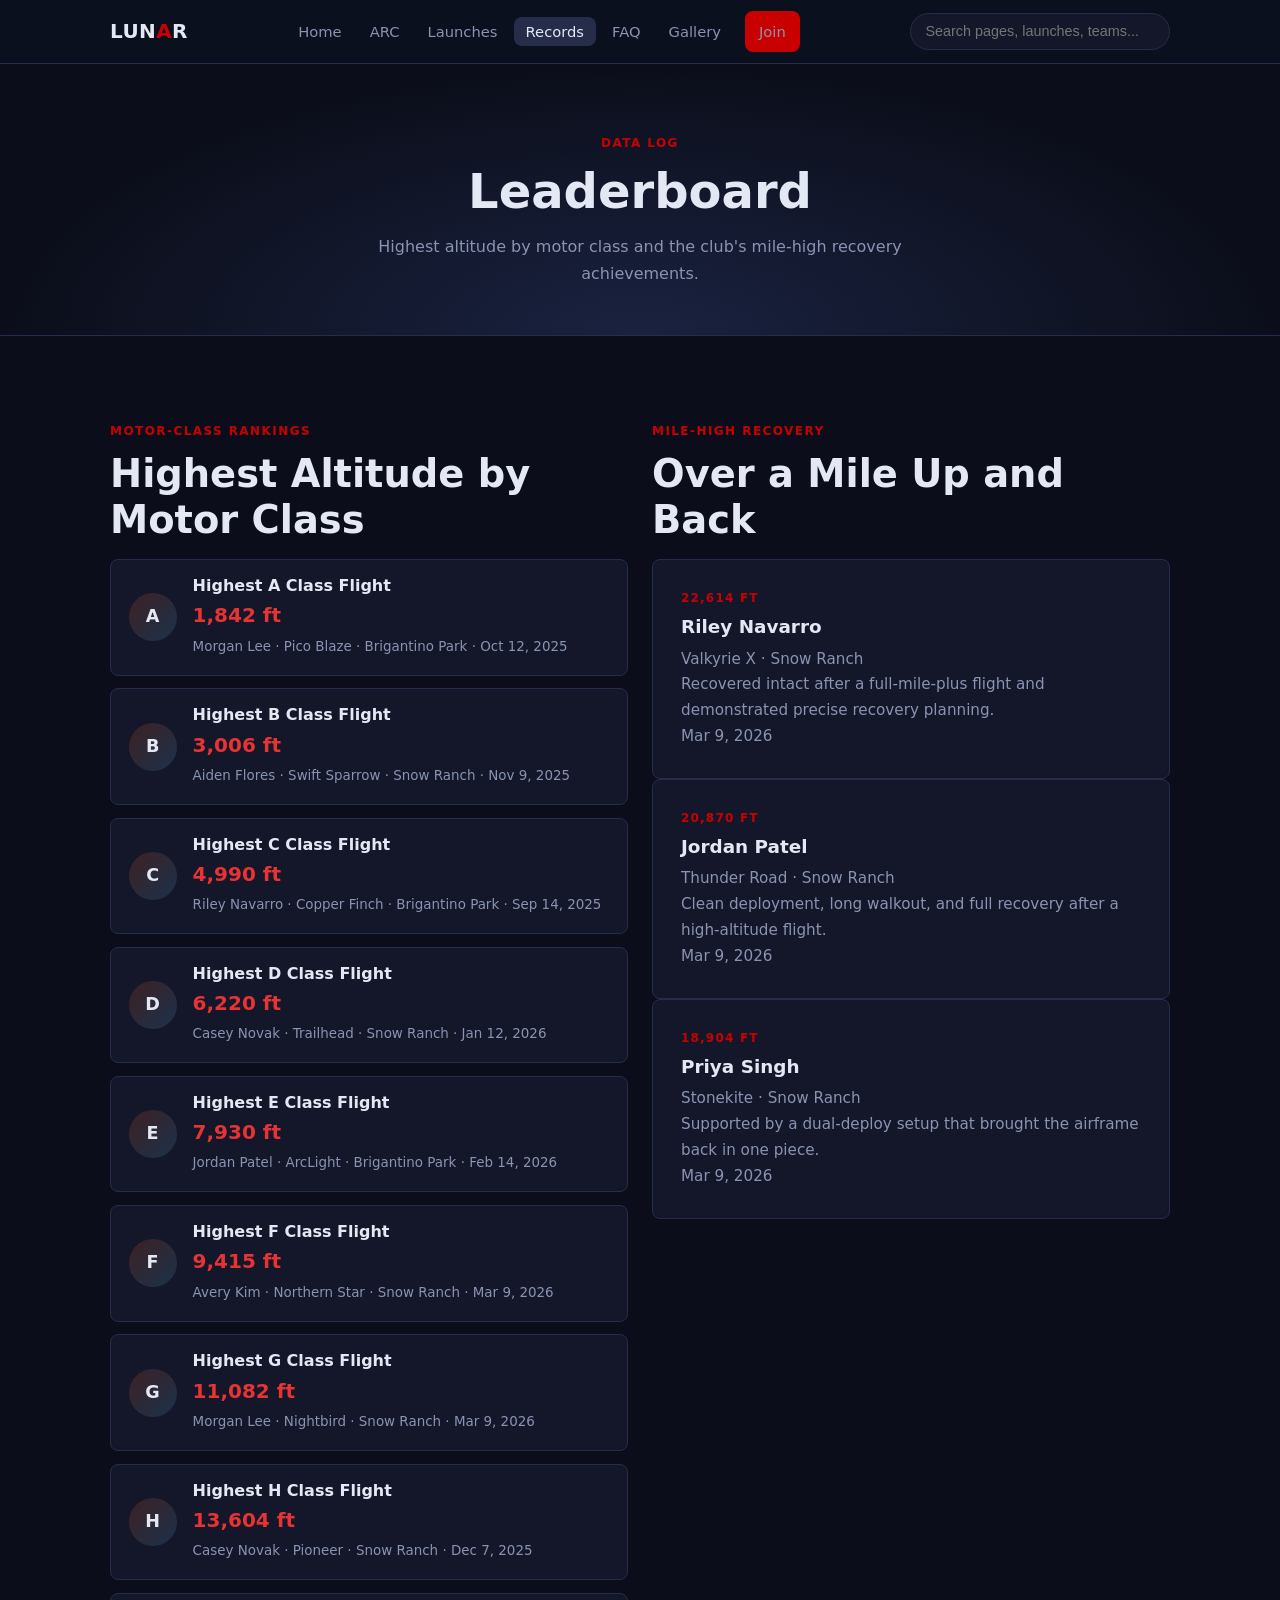
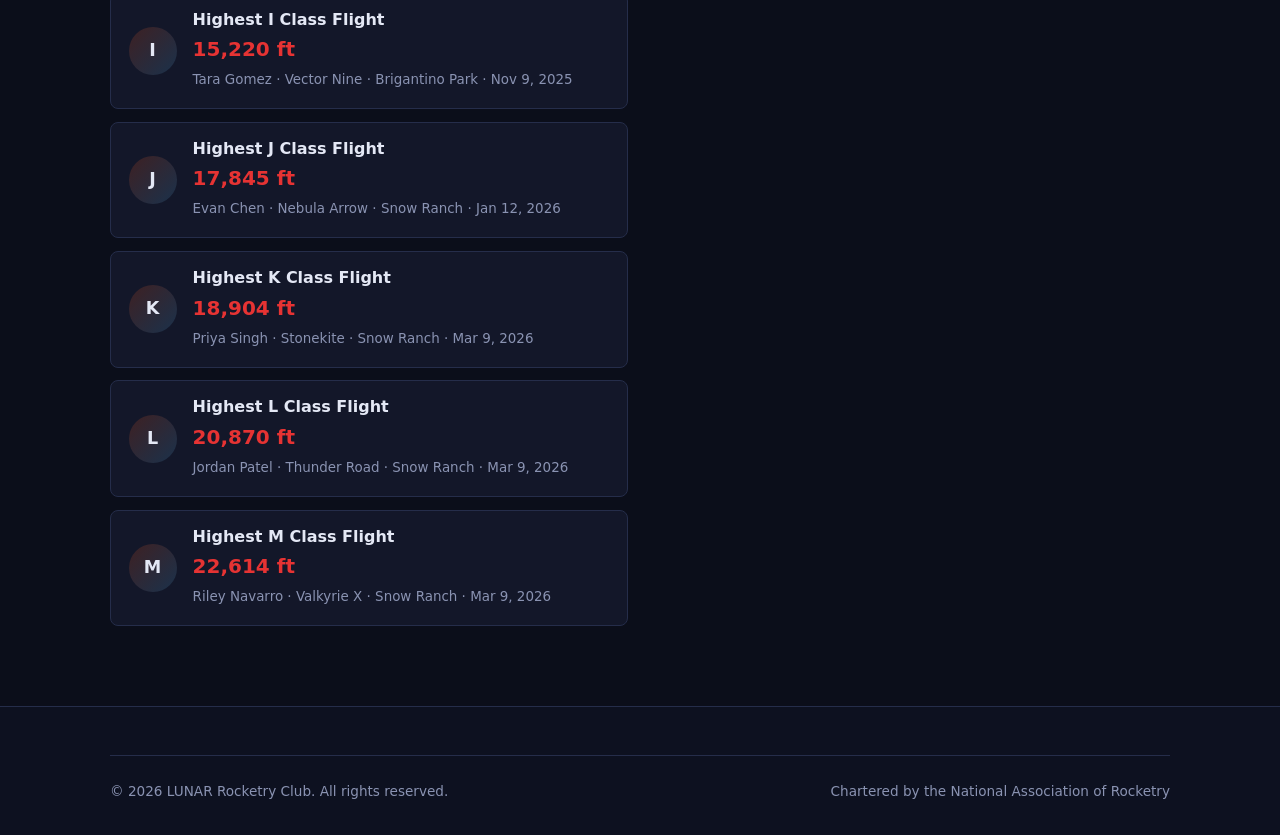
<file: records.html>
﻿<!DOCTYPE html>
<html lang="en">
<head>
  <meta charset="UTF-8" />
  <meta name="viewport" content="width=device-width, initial-scale=1.0" />
  <title>Records - LUNAR Rocketry Club</title>
  <meta name="description" content="Motor-class altitude records and mile-high recovery achievements for LUNAR." />
  <link rel="icon" href="favicon.ico" type="image/x-icon" />
  <link rel="stylesheet" href="css/style.css" />
</head>
<body>
<nav class="nav" role="navigation" aria-label="Main navigation">
  <div class="container nav__inner">
    <a href="index.html" class="nav__logo"><span><span style="color: var(--color-text);">LUN</span><span style="color: var(--color-accent);">A</span><span style="color: var(--color-text);">R</span></span></a>
    <button class="nav__hamburger" aria-label="Toggle menu" aria-expanded="false"><span></span><span></span><span></span></button>
    <ul class="nav__links" role="list">
      <li><a href="index.html" class="nav__link">Home</a></li>
      <li><a href="launches.html" class="nav__link">Launches</a></li>
      <li><a href="programs.html" class="nav__link">Programs</a></li>
      <li><a href="records.html" class="nav__link nav__link--active">Records</a></li>
      <li><a href="faq.html" class="nav__link">FAQ</a></li>
      <li><a href="gallery.html" class="nav__link">Gallery</a></li>
      <li><a href="join.html" class="nav__link nav__cta btn btn--primary">Join</a></li>
    </ul>
  </div>
</nav>
<div class="page-wrapper">
  <section class="page-header">
    <div class="container">
      <p class="section-label">Data Log</p>
      <h1 class="page-header__title">Leaderboard</h1>
      <p class="page-header__subtitle">Highest altitude by motor class and the club's mile-high recovery achievements.</p>
    </div>
  </section>

  <section class="section">
    <div class="container two-col">
      <article>
        <p class="section-label">Motor-Class Rankings</p>
        <h2 class="section-title">Highest Altitude by Motor Class</h2>
        <div id="motor-records-list"></div>
      </article>
      <article>
        <p class="section-label">Mile-High Recovery</p>
        <h2 class="section-title">Over a Mile Up and Back</h2>
        <div id="mile-high-list"></div>
      </article>
    </div>
  </section>
</div>
<footer class="footer">
  <div class="container">
    <div class="footer__bottom">
      <p class="footer__copy">&copy; 2026 LUNAR Rocketry Club. All rights reserved.</p>
      <p class="footer__nar">Chartered by the <a href="https://www.nar.org" target="_blank" rel="noopener">National Association of Rocketry</a></p>
    </div>
  </div>
</footer>
<script src="js/main.js"></script>
</body>
</html>
</file>
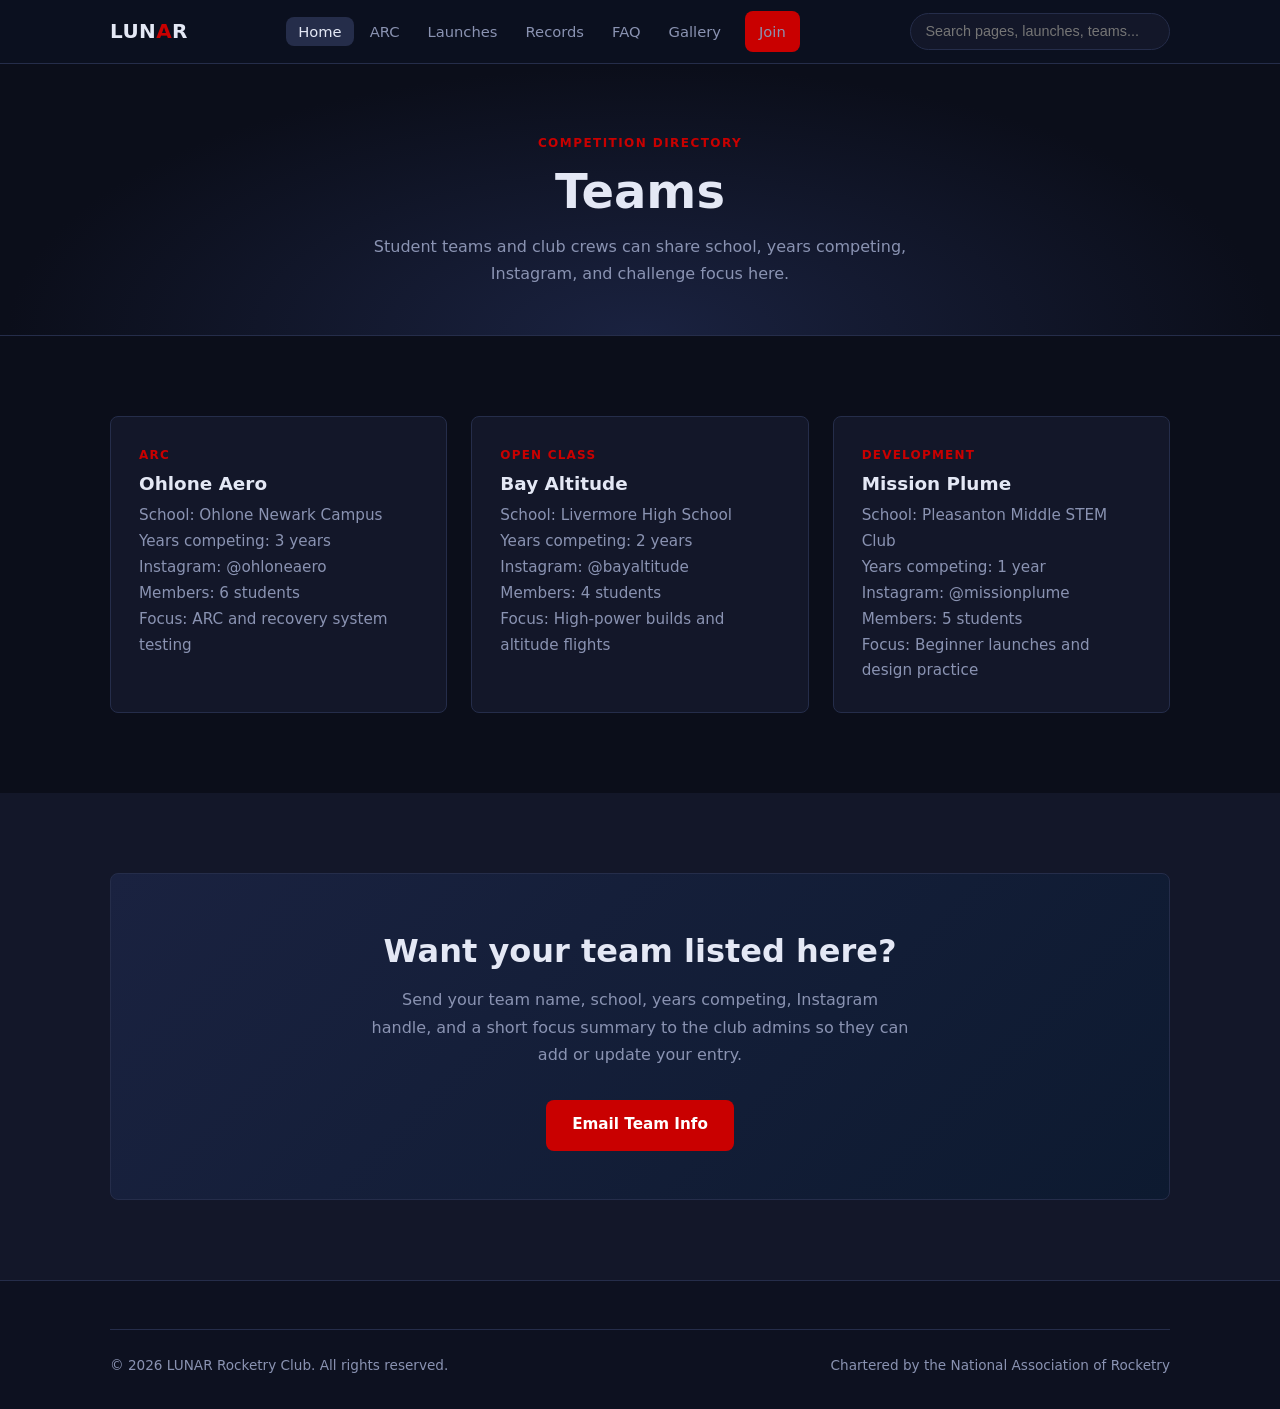
<file: teams.html>
﻿<!DOCTYPE html>
<html lang="en">
<head>
  <meta charset="UTF-8" />
  <meta name="viewport" content="width=device-width, initial-scale=1.0" />
  <title>Teams - LUNAR Rocketry Club</title>
  <meta name="description" content="Team pages for student groups and club crews to share competition info." />
  <link rel="icon" href="favicon.ico" type="image/x-icon" />
  <link rel="stylesheet" href="css/style.css" />
</head>
<body>
<nav class="nav" role="navigation" aria-label="Main navigation">
  <div class="container nav__inner">
    <a href="index.html" class="nav__logo"><span><span style="color: var(--color-text);">LUN</span><span style="color: var(--color-accent);">A</span><span style="color: var(--color-text);">R</span></span></a>
    <button class="nav__hamburger" aria-label="Toggle menu" aria-expanded="false"><span></span><span></span><span></span></button>
    <ul class="nav__links" role="list">
      <li><a href="index.html" class="nav__link">Home</a></li>
      <li><a href="launches.html" class="nav__link">Launches</a></li>
      <li><a href="officers.html" class="nav__link">Officers</a></li>
      <li><a href="teams.html" class="nav__link nav__link--active">Teams</a></li>
      <li><a href="programs.html" class="nav__link">Programs</a></li>
      <li><a href="records.html" class="nav__link">Records</a></li>
      <li><a href="faq.html" class="nav__link">FAQ</a></li>
      <li><a href="gallery.html" class="nav__link">Gallery</a></li>
      <li><a href="join.html" class="nav__link nav__cta btn btn--primary">Join</a></li>
    </ul>
  </div>
</nav>
<div class="page-wrapper">
  <section class="page-header">
    <div class="container">
      <p class="section-label">Competition Directory</p>
      <h1 class="page-header__title">Teams</h1>
      <p class="page-header__subtitle">Student teams and club crews can share school, years competing, Instagram, and challenge focus here.</p>
    </div>
  </section>
  <section class="section">
    <div class="container">
      <div class="cards-grid" id="teams-list"></div>
    </div>
  </section>
  <section class="section section--alt">
    <div class="container">
      <div class="cta-box">
        <div style="font-size:2.5rem;margin-bottom:0.6rem"></div>
        <h2 class="cta-box__title">Want your team listed here?</h2>
        <p class="cta-box__text">Send your team name, school, years competing, Instagram handle, and a short focus summary to the club admins so they can add or update your entry.</p>
        <a href="mailto:info@lunarrocketry.org" class="btn btn--primary">Email Team Info</a>
      </div>
    </div>
  </section>
</div>
<footer class="footer">
  <div class="container">
    <div class="footer__bottom">
      <p class="footer__copy">&copy; 2026 LUNAR Rocketry Club. All rights reserved.</p>
      <p class="footer__nar">Chartered by the <a href="https://www.nar.org" target="_blank" rel="noopener">National Association of Rocketry</a></p>
    </div>
  </div>
</footer>
<script src="js/main.js"></script>
</body>
</html>
</file>
<file: css/style.css>
/* =====================================================
   LUNAR Rocketry Club – Main Stylesheet
   ===================================================== */

/* ---------- CSS Custom Properties ---------- */
:root {
  --color-bg: #0b0e1a;
  --color-bg-card: #131729;
  --color-bg-nav: #0d1120;
  --color-accent: #c90000;
  --color-accent-light: #e63333;
  --color-sky: #3a9bd5;
  --color-text: #e4e8f5;
  --color-muted: #8a93b2;
  --color-border: #252d4a;
  --font-heading: 'Segoe UI', system-ui, sans-serif;
  --font-body: 'Segoe UI', system-ui, sans-serif;
  --nav-height: 64px;
  --max-width: 1100px;
  --radius: 8px;
  --transition: 0.25s ease;
}

/* ---------- Reset & Base ---------- */
*, *::before, *::after { box-sizing: border-box; margin: 0; padding: 0; }

html { scroll-behavior: smooth; }

body {
  background: var(--color-bg);
  color: var(--color-text);
  font-family: var(--font-body);
  line-height: 1.7;
  font-size: 1rem;
}

img { display: block; max-width: 100%; }
a { color: var(--color-sky); text-decoration: none; transition: color var(--transition); }
a:hover { color: var(--color-accent-light); }
ul { list-style: none; }

h1, h2, h3, h4 {
  font-family: var(--font-heading);
  line-height: 1.2;
  font-weight: 700;
}

/* ---------- Utility ---------- */
.container { max-width: var(--max-width); margin-inline: auto; padding-inline: 1.25rem; }
.sr-only { position: absolute; width: 1px; height: 1px; overflow: hidden; clip: rect(0,0,0,0); white-space: nowrap; }
.section { padding: 5rem 0; }
.section--alt { background: var(--color-bg-card); }

.section-label {
  display: inline-block;
  font-size: 0.75rem;
  font-weight: 700;
  letter-spacing: 0.12em;
  text-transform: uppercase;
  color: var(--color-accent);
  margin-bottom: 0.6rem;
}

.section-title {
  font-size: clamp(1.6rem, 4vw, 2.4rem);
  margin-bottom: 1rem;
}

.section-subtitle {
  font-size: 1.05rem;
  color: var(--color-muted);
  max-width: 620px;
  margin-bottom: 2.5rem;
}

/* ---------- Buttons ---------- */
.btn {
  display: inline-flex;
  align-items: center;
  gap: 0.4rem;
  padding: 0.65rem 1.5rem;
  border-radius: var(--radius);
  font-weight: 600;
  font-size: 0.95rem;
  transition: background var(--transition), color var(--transition), transform var(--transition);
  cursor: pointer;
  border: 2px solid transparent;
}

.btn--primary {
  background: var(--color-accent);
  color: #fff;
}
.btn--primary:hover { background: var(--color-accent-light); color: #fff; transform: translateY(-2px); }

.btn--outline {
  border-color: var(--color-sky);
  color: var(--color-sky);
  background: transparent;
}
.btn--outline:hover { background: var(--color-sky); color: var(--color-bg); transform: translateY(-2px); }

/* ---------- Navigation ---------- */
.nav {
  position: fixed;
  top: 0; left: 0; right: 0;
  height: var(--nav-height);
  background: rgba(13, 17, 32, 0.92);
  backdrop-filter: blur(10px);
  -webkit-backdrop-filter: blur(10px);
  border-bottom: 1px solid var(--color-border);
  z-index: 1000;
  display: flex;
  align-items: center;
}

.nav__inner {
  display: flex;
  align-items: center;
  justify-content: space-between;
  width: 100%;
}

.nav__logo {
  display: flex;
  align-items: center;
  gap: 0.5rem;
  font-weight: 800;
  font-size: 1.25rem;
  color: var(--color-text);
  letter-spacing: 0.02em;
}

.nav__logo span { color: var(--color-accent); }

.nav__links {
  display: flex;
  gap: 0.25rem;
  align-items: center;
}

.nav__search {
  position: relative;
  margin-left: 0.75rem;
  min-width: 260px;
}

.nav__search-input {
  width: 100%;
  background: var(--color-bg-card);
  border: 1px solid var(--color-border);
  border-radius: 999px;
  color: var(--color-text);
  padding: 0.6rem 0.9rem;
  font-size: 0.9rem;
}

.nav__search-input:focus {
  outline: none;
  border-color: var(--color-sky);
}

.nav__search-results {
  position: absolute;
  top: calc(100% + 0.45rem);
  left: 0;
  right: 0;
  background: var(--color-bg-card);
  border: 1px solid var(--color-border);
  border-radius: var(--radius);
  overflow: hidden;
  box-shadow: 0 18px 30px rgba(0, 0, 0, 0.28);
  z-index: 20;
}

.nav__search-item,
.nav__search-empty {
  display: block;
  width: 100%;
  text-align: left;
  padding: 0.8rem 0.95rem;
  background: transparent;
  border: 0;
  color: var(--color-text);
  font: inherit;
}

.nav__search-item:hover { background: var(--color-border); }
.nav__search-empty { color: var(--color-muted); }

.nav__link {
  color: var(--color-muted);
  padding: 0.4rem 0.75rem;
  border-radius: var(--radius);
  font-size: 0.92rem;
  font-weight: 500;
  transition: color var(--transition), background var(--transition);
}
.nav__link:hover, .nav__link--active {
  color: var(--color-text);
  background: var(--color-border);
}

.nav__cta { margin-left: 0.5rem; }

.nav__hamburger {
  display: none;
  flex-direction: column;
  gap: 5px;
  background: none;
  border: none;
  cursor: pointer;
  padding: 0.5rem;
}
.nav__hamburger span {
  display: block;
  width: 22px;
  height: 2px;
  background: var(--color-text);
  border-radius: 2px;
  transition: transform var(--transition), opacity var(--transition);
}

.nav__hamburger.open span:nth-child(1) { transform: translateY(7px) rotate(45deg); }
.nav__hamburger.open span:nth-child(2) { opacity: 0; }
.nav__hamburger.open span:nth-child(3) { transform: translateY(-7px) rotate(-45deg); }

@media (max-width: 768px) {
  .nav__hamburger { display: flex; }
  .nav__links {
    display: flex;
    position: fixed;
    top: var(--nav-height);
    right: 0;
    left: auto;
    width: min(84vw, 340px);
    height: calc(100dvh - var(--nav-height));
    background: var(--color-bg-nav);
    border-left: 1px solid var(--color-border);
    flex-direction: column;
    align-items: flex-start;
    padding: 1rem;
    gap: 0.5rem;
    overflow-y: auto;
    transform: translateX(100%);
    opacity: 0;
    visibility: hidden;
    pointer-events: none;
    transition: transform var(--transition), opacity var(--transition), visibility var(--transition);
    box-shadow: -18px 0 32px rgba(0, 0, 0, 0.32);
  }
  .nav__links.open {
    transform: translateX(0);
    opacity: 1;
    visibility: visible;
    pointer-events: auto;
  }
  .nav__link {
    width: 100%;
    padding: 0.45rem 1rem;
    font-size: 1.1rem;
    text-align: left;
  }
  .nav__cta { margin-left: 0; width: 100%; text-align: center; }
  .nav__search-host { width: 100%; margin-top: 0.75rem; }
  .nav__search { width: 100%; min-width: 0; margin: 0; }
}

/* ---------- Page wrapper ---------- */
.page-wrapper { padding-top: var(--nav-height); }

/* ---------- Hero ---------- */
.hero {
  position: relative;
  display: flex;
  align-items: center;
  min-height: calc(100vh - var(--nav-height));
  overflow: hidden;
  background: radial-gradient(ellipse at 60% 40%, #1a2240 0%, var(--color-bg) 70%);
}

.hero__stars {
  position: absolute;
  inset: 0;
  background-image:
    radial-gradient(1px 1px at 10% 15%, rgba(255,255,255,0.8) 0%, transparent 0%),
    radial-gradient(1px 1px at 25% 50%, rgba(255,255,255,0.6) 0%, transparent 0%),
    radial-gradient(1.5px 1.5px at 40% 10%, rgba(255,255,255,0.9) 0%, transparent 0%),
    radial-gradient(1px 1px at 55% 70%, rgba(255,255,255,0.7) 0%, transparent 0%),
    radial-gradient(1px 1px at 70% 30%, rgba(255,255,255,0.5) 0%, transparent 0%),
    radial-gradient(1.5px 1.5px at 80% 60%, rgba(255,255,255,0.8) 0%, transparent 0%),
    radial-gradient(1px 1px at 90% 20%, rgba(255,255,255,0.6) 0%, transparent 0%),
    radial-gradient(1px 1px at 15% 80%, rgba(255,255,255,0.5) 0%, transparent 0%),
    radial-gradient(1px 1px at 48% 88%, rgba(255,255,255,0.7) 0%, transparent 0%),
    radial-gradient(1px 1px at 65% 5%, rgba(255,255,255,0.9) 0%, transparent 0%),
    radial-gradient(1.5px 1.5px at 33% 35%, rgba(200,220,255,0.8) 0%, transparent 0%),
    radial-gradient(1px 1px at 75% 85%, rgba(255,255,255,0.6) 0%, transparent 0%);
  pointer-events: none;
}

.hero__content {
  position: relative;
  z-index: 1;
  max-width: 650px;
}

.hero__eyebrow {
  display: inline-flex;
  align-items: center;
  gap: 0.5rem;
  font-size: 0.85rem;
  font-weight: 600;
  letter-spacing: 0.1em;
  text-transform: uppercase;
  color: var(--color-accent);
  margin-bottom: 1.25rem;
}

.hero__title {
  font-size: clamp(2.4rem, 7vw, 4.5rem);
  font-weight: 900;
  line-height: 1.05;
  margin-bottom: 1.25rem;
}

.hero__title .highlight {
  background: linear-gradient(135deg, var(--color-accent), var(--color-sky));
  -webkit-background-clip: text;
  -webkit-text-fill-color: transparent;
  background-clip: text;
}

.hero__desc {
  font-size: 1.15rem;
  color: var(--color-muted);
  margin-bottom: 2rem;
  max-width: 520px;
}

.hero__actions { display: flex; gap: 1rem; flex-wrap: wrap; }

.hero__rocket {
  position: absolute;
  right: 5%;
  bottom: 10%;
  font-size: clamp(6rem, 15vw, 12rem);
  opacity: 0.12;
  animation: float 6s ease-in-out infinite;
  user-select: none;
  pointer-events: none;
}

@keyframes float {
  0%, 100% { transform: translateY(0) rotate(-15deg); }
  50% { transform: translateY(-30px) rotate(-15deg); }
}

/* ---------- Stats Bar ---------- */
.stats-bar {
  background: var(--color-bg-card);
  border-top: 1px solid var(--color-border);
  border-bottom: 1px solid var(--color-border);
  padding: 2.25rem 0;
}

.stats-bar__grid {
  display: grid;
  grid-template-columns: repeat(auto-fit, minmax(150px, 1fr));
  gap: 1.5rem;
  text-align: center;
}

.stat__number {
  font-size: 2.2rem;
  font-weight: 800;
  color: var(--color-accent);
  line-height: 1;
}

.stat__label {
  font-size: 0.85rem;
  color: var(--color-muted);
  margin-top: 0.25rem;
  text-transform: uppercase;
  letter-spacing: 0.08em;
}

/* ---------- Cards ---------- */
.cards-grid {
  display: grid;
  grid-template-columns: repeat(auto-fit, minmax(280px, 1fr));
  gap: 1.5rem;
}

.card {
  background: var(--color-bg-card);
  border: 1px solid var(--color-border);
  border-radius: var(--radius);
  padding: 1.75rem;
  transition: border-color var(--transition), transform var(--transition);
}

.card:hover { border-color: var(--color-accent); transform: translateY(-4px); }

.card__icon {
  font-size: 2rem;
  margin-bottom: 1rem;
}

.card__eyebrow {
  font-size: 0.75rem;
  font-weight: 700;
  letter-spacing: 0.1em;
  text-transform: uppercase;
  color: var(--color-accent);
  margin-bottom: 0.5rem;
}

.card__title {
  font-size: 1.15rem;
  margin-bottom: 0.5rem;
}

.card__text { color: var(--color-muted); font-size: 0.95rem; }

/* ---------- Events / Launch List ---------- */
.event-list { display: flex; flex-direction: column; gap: 1rem; }

.event-item {
  display: flex;
  gap: 1.25rem;
  background: var(--color-bg-card);
  border: 1px solid var(--color-border);
  border-radius: var(--radius);
  padding: 1.25rem 1.5rem;
  transition: border-color var(--transition);
}
.event-item:hover { border-color: var(--color-sky); }

.event-item__date {
  min-width: 60px;
  text-align: center;
  background: var(--color-border);
  border-radius: var(--radius);
  padding: 0.5rem 0.75rem;
  display: flex;
  flex-direction: column;
  align-items: center;
  justify-content: center;
}

.event-item__month {
  font-size: 0.7rem;
  font-weight: 700;
  letter-spacing: 0.1em;
  text-transform: uppercase;
  color: var(--color-accent);
}
.event-item__day {
  font-size: 1.75rem;
  font-weight: 800;
  line-height: 1;
  color: var(--color-text);
}

.event-item__body { flex: 1; }
.event-item__title { font-size: 1.05rem; font-weight: 600; margin-bottom: 0.25rem; }
.event-item__meta { font-size: 0.87rem; color: var(--color-muted); display: flex; gap: 1rem; flex-wrap: wrap; }
.event-item__text { color: var(--color-muted); font-size: 0.9rem; margin-top: 0.5rem; }

.badge {
  display: inline-block;
  padding: 0.18rem 0.65rem;
  border-radius: 999px;
  font-size: 0.75rem;
  font-weight: 600;
  letter-spacing: 0.05em;
}
.badge--green { background: rgba(34,197,94,0.15); color: #4ade80; }
.badge--blue  { background: rgba(58,155,213,0.15); color: #60b4e8; }
.badge--orange{ background: rgba(232,70,10,0.15);  color: var(--color-accent-light); }
.badge--gray  { background: rgba(138,147,178,0.15); color: var(--color-muted); }

/* ---------- Team Grid ---------- */
.team-grid {
  display: grid;
  grid-template-columns: repeat(auto-fit, minmax(200px, 1fr));
  gap: 1.5rem;
}

.team-card {
  background: var(--color-bg-card);
  border: 1px solid var(--color-border);
  border-radius: var(--radius);
  padding: 2rem 1.5rem;
  text-align: center;
  transition: border-color var(--transition), transform var(--transition);
}
.team-card:hover { border-color: var(--color-sky); transform: translateY(-4px); }

.team-card__avatar {
  width: 72px; height: 72px;
  border-radius: 50%;
  background: var(--color-border);
  margin: 0 auto 1rem;
  display: flex;
  align-items: center;
  justify-content: center;
  font-size: 1.75rem;
}

.team-card__name { font-size: 1.05rem; font-weight: 700; margin-bottom: 0.2rem; }
.team-card__role { font-size: 0.85rem; color: var(--color-accent); font-weight: 600; }
.team-card__text { color: var(--color-muted); font-size: 0.9rem; margin-top: 0.6rem; }

/* ---------- Gallery ---------- */
.gallery-grid {
  display: grid;
  grid-template-columns: repeat(auto-fill, minmax(260px, 1fr));
  gap: 1rem;
}

.gallery-item {
  aspect-ratio: 4/3;
  background: var(--color-bg-card);
  border: 1px solid var(--color-border);
  border-radius: var(--radius);
  overflow: hidden;
  display: flex;
  align-items: center;
  justify-content: center;
  font-size: 3rem;
  color: var(--color-border);
  transition: border-color var(--transition);
}
.gallery-item:hover { border-color: var(--color-sky); }

/* ---------- Join / CTA ---------- */
.cta-box {
  background: linear-gradient(135deg, #1a2240 0%, #0d1a30 100%);
  border: 1px solid var(--color-border);
  border-radius: var(--radius);
  padding: 3rem 2.5rem;
  text-align: center;
}

.cta-box__title { font-size: clamp(1.5rem, 4vw, 2rem); margin-bottom: 1rem; }
.cta-box__text { color: var(--color-muted); margin-bottom: 2rem; max-width: 540px; margin-inline: auto; }

/* ---------- Form ---------- */
.form { display: flex; flex-direction: column; gap: 1.25rem; max-width: 560px; }

.form-group { display: flex; flex-direction: column; gap: 0.4rem; }
.form-label { font-size: 0.9rem; font-weight: 600; color: var(--color-text); }

.form-input, .form-select, .form-textarea {
  background: var(--color-bg-card);
  border: 1px solid var(--color-border);
  border-radius: var(--radius);
  padding: 0.65rem 1rem;
  color: var(--color-text);
  font-family: inherit;
  font-size: 0.95rem;
  transition: border-color var(--transition);
  width: 100%;
}

.form-input:focus, .form-select:focus, .form-textarea:focus {
  outline: none;
  border-color: var(--color-sky);
}

.form-textarea { resize: vertical; min-height: 120px; }
.form-select option { background: var(--color-bg-card); }

/* ---------- Page Header ---------- */
.page-header {
  padding: 4rem 0 3rem;
  background: radial-gradient(ellipse at 50% 100%, #1a2240 0%, var(--color-bg) 70%);
  text-align: center;
  border-bottom: 1px solid var(--color-border);
}
.page-header__title { font-size: clamp(2rem, 5vw, 3rem); margin-bottom: 0.75rem; }
.page-header__subtitle { color: var(--color-muted); max-width: 600px; margin-inline: auto; }

/* ---------- Accordion ---------- */
.accordion { border: 1px solid var(--color-border); border-radius: var(--radius); overflow: hidden; }
.accordion-item { border-bottom: 1px solid var(--color-border); }
.accordion-item:last-child { border-bottom: none; }

.accordion-header {
  width: 100%;
  background: var(--color-bg-card);
  border: none;
  padding: 1.1rem 1.5rem;
  display: flex;
  align-items: center;
  justify-content: space-between;
  cursor: pointer;
  color: var(--color-text);
  font-family: inherit;
  font-size: 1rem;
  font-weight: 600;
  text-align: left;
  transition: background var(--transition);
}
.accordion-header:hover { background: var(--color-border); }

.accordion-icon {
  font-size: 1.25rem;
  transition: transform var(--transition);
  flex-shrink: 0;
}
.accordion-item.open .accordion-icon { transform: rotate(45deg); }

.accordion-body {
  display: none;
  padding: 1rem 1.5rem 1.25rem;
  background: var(--color-bg);
  color: var(--color-muted);
  font-size: 0.95rem;
}
.accordion-item.open .accordion-body { display: block; }

/* ---------- Timeline ---------- */
.timeline { position: relative; padding-left: 2rem; }
.timeline::before {
  content: '';
  position: absolute;
  left: 7px; top: 0; bottom: 0;
  width: 2px;
  background: var(--color-border);
}

.timeline-item { position: relative; padding-bottom: 2rem; }
.timeline-item::before {
  content: '';
  position: absolute;
  left: -1.65rem;
  top: 0.35rem;
  width: 14px; height: 14px;
  border-radius: 50%;
  background: var(--color-accent);
  border: 2px solid var(--color-bg);
}
.timeline-item__year {
  font-size: 0.8rem;
  font-weight: 700;
  color: var(--color-accent);
  letter-spacing: 0.08em;
  text-transform: uppercase;
  margin-bottom: 0.25rem;
}
.timeline-item__title { font-size: 1rem; font-weight: 700; margin-bottom: 0.35rem; }
.timeline-item__text { color: var(--color-muted); font-size: 0.9rem; }

/* ---------- Footer ---------- */
.footer {
  background: var(--color-bg-nav);
  border-top: 1px solid var(--color-border);
  padding: 3rem 0 2rem;
}

.footer__grid {
  display: grid;
  grid-template-columns: 2fr 1fr 1fr;
  gap: 3rem;
  margin-bottom: 2.5rem;
}

@media (max-width: 700px) {
  .footer__grid { grid-template-columns: 1fr; gap: 2rem; }
}

.footer__brand-name {
  display: flex;
  align-items: center;
  gap: 0.5rem;
  font-weight: 800;
  font-size: 1.2rem;
  color: var(--color-text);
  margin-bottom: 0.75rem;
}

.footer__brand-desc { color: var(--color-muted); font-size: 0.9rem; line-height: 1.6; }

.footer__heading {
  font-size: 0.8rem;
  font-weight: 700;
  letter-spacing: 0.1em;
  text-transform: uppercase;
  color: var(--color-accent);
  margin-bottom: 1rem;
}

.footer__links { display: flex; flex-direction: column; gap: 0.5rem; }
.footer__link { color: var(--color-muted); font-size: 0.9rem; transition: color var(--transition); }
.footer__link:hover { color: var(--color-text); }

.footer__bottom {
  border-top: 1px solid var(--color-border);
  padding-top: 1.5rem;
  display: flex;
  align-items: center;
  justify-content: space-between;
  flex-wrap: wrap;
  gap: 0.5rem;
}

.footer__copy { color: var(--color-muted); font-size: 0.85rem; }
.footer__nar { color: var(--color-muted); font-size: 0.85rem; }
.footer__nar a { color: var(--color-muted); }
.footer__nar a:hover { color: var(--color-sky); }

.back-to-top {
  position: fixed;
  right: 1rem;
  bottom: 1rem;
  width: 3rem;
  height: 3rem;
  border: 1px solid var(--color-border);
  border-radius: 0.75rem;
  background: rgba(19, 23, 41, 0.95);
  color: var(--color-text);
  display: grid;
  place-items: center;
  font-size: 1.25rem;
  font-weight: 700;
  cursor: pointer;
  box-shadow: 0 10px 24px rgba(0, 0, 0, 0.25);
  opacity: 0;
  transform: translateY(0.5rem);
  pointer-events: none;
  transition: opacity var(--transition), transform var(--transition), border-color var(--transition), background var(--transition);
  z-index: 1100;
}

.back-to-top:hover {
  border-color: var(--color-sky);
  background: var(--color-bg-nav);
}

.back-to-top.is-visible {
  opacity: 1;
  transform: translateY(0);
  pointer-events: auto;
}

@media (max-width: 600px) {
  .back-to-top {
    right: 0.75rem;
    bottom: 0.75rem;
    width: 2.75rem;
    height: 2.75rem;
    border-radius: 0.65rem;
  }
}

/* ---------- New Data-Driven Sections ---------- */
.hero--compact {
  min-height: 64vh;
  align-items: flex-end;
  padding-bottom: 4rem;
}

.launch-alert {
  border-bottom: 1px solid var(--color-border);
  background: rgba(138, 147, 178, 0.12);
}

.launch-alert--cancelled { background: rgba(232, 70, 10, 0.22); }
.launch-alert--moved { background: rgba(58, 155, 213, 0.22); }

.launch-alert__inner {
  padding: 0.8rem 0;
  display: flex;
  flex-wrap: wrap;
  gap: 0.75rem;
  align-items: baseline;
}

.launch-alert__inner p { color: #fff; font-size: 0.93rem; }

.two-col {
  display: grid;
  grid-template-columns: repeat(auto-fit, minmax(320px, 1fr));
  gap: 1.5rem;
  align-items: start;
}

.launch-ops-grid {
  display: grid;
  grid-template-columns: repeat(auto-fit, minmax(260px, 1fr));
  gap: 1rem;
  align-items: stretch;
}

.countdown-card,
.status-card {
  background: var(--color-bg-card);
  border: 1px solid var(--color-border);
  border-radius: var(--radius);
  padding: 1.5rem;
}

.countdown-grid {
  display: grid;
  grid-template-columns: repeat(4, minmax(70px, 1fr));
  gap: 0.8rem;
  text-align: center;
  margin-top: 0.65rem;
}

.countdown-summary {
  color: var(--color-muted);
  margin-top: 1rem;
  font-size: 0.92rem;
}

.status-card__title {
  margin-bottom: 0.6rem;
  font-size: 1.3rem;
}

.status-card__message { color: var(--color-muted); }

.status-card__meta {
  margin: 0.9rem 0;
  display: flex;
  flex-wrap: wrap;
  gap: 0.6rem;
  align-items: center;
  font-size: 0.86rem;
}

.status-card__details {
  display: grid;
  grid-template-columns: repeat(2, minmax(120px, 1fr));
  gap: 0.7rem;
  font-size: 0.9rem;
}

.status-card__details dt {
  color: var(--color-muted);
  font-size: 0.78rem;
  text-transform: uppercase;
  letter-spacing: 0.08em;
}

.status-card__details dd {
  margin-top: 0.25rem;
  font-weight: 600;
}

.resource-link {
  display: inline-block;
  margin-top: 0.8rem;
  color: var(--color-sky);
  font-weight: 600;
  font-size: 0.9rem;
}

.leader-row {
  background: var(--color-bg-card);
  border: 1px solid var(--color-border);
  border-radius: var(--radius);
  padding: 0.9rem 1rem;
  display: grid;
  grid-template-columns: auto 1fr auto;
  gap: 0.8rem;
  align-items: center;
}

.leader-row + .leader-row { margin-top: 0.7rem; }

.leader-row__rank {
  min-width: 2.5rem;
  text-align: center;
  font-weight: 800;
  color: var(--color-accent);
}

.leader-row__name { font-size: 1rem; }
.leader-row__meta { color: var(--color-muted); font-size: 0.84rem; }
.leader-row__record { font-size: 0.88rem; font-weight: 700; color: var(--color-sky); text-align: right; }

.record-card {
  background: var(--color-bg-card);
  border: 1px solid var(--color-border);
  border-radius: var(--radius);
  padding: 1rem 1.1rem;
  display: grid;
  grid-template-columns: auto 1fr;
  gap: 1rem;
  align-items: center;
}

.record-card + .record-card { margin-top: 0.8rem; }

.record-card__class {
  width: 3rem;
  height: 3rem;
  border-radius: 50%;
  display: flex;
  align-items: center;
  justify-content: center;
  background: linear-gradient(135deg, rgba(232,70,10,0.2), rgba(58,155,213,0.2));
  color: var(--color-text);
  font-weight: 800;
  font-size: 1.1rem;
}

.record-card__title {
  font-size: 1rem;
  margin-bottom: 0.2rem;
}

.record-card__altitude {
  font-size: 1.25rem;
  font-weight: 800;
  color: var(--color-accent-light);
}

.record-card__meta {
  color: var(--color-muted);
  font-size: 0.84rem;
  margin-top: 0.2rem;
}

.lost-grid {
  display: grid;
  grid-template-columns: repeat(auto-fit, minmax(240px, 1fr));
  gap: 1rem;
}

.site-grid {
  display: grid;
  grid-template-columns: repeat(auto-fit, minmax(240px, 1fr));
  gap: 1rem;
}

.launch-site-tabs {
  display: grid;
  grid-template-columns: repeat(3, minmax(0, 1fr));
  gap: 0.75rem;
  margin-bottom: 1rem;
}

.launch-site-tab {
  background: var(--color-bg-card);
  border: 1px solid var(--color-border);
  border-radius: 999px;
  padding: 0.85rem 1rem;
  color: var(--color-text);
  text-align: left;
  cursor: pointer;
  width: 100%;
  transition: border-color var(--transition), background var(--transition), transform var(--transition);
}

.launch-site-tab:hover { transform: translateY(-2px); border-color: var(--color-sky); }
.launch-site-tab.is-active { background: linear-gradient(135deg, rgba(232,70,10,0.18), rgba(58,155,213,0.18)); border-color: var(--color-sky); }

.launch-site-tab__title { display: block; font-weight: 700; }
.launch-site-tab__meta { display: block; font-size: 0.78rem; color: var(--color-muted); margin-top: 0.15rem; }

.launch-site-panels {
  background: var(--color-bg-card);
  border: 1px solid var(--color-border);
  border-radius: var(--radius);
  overflow: hidden;
}

.launch-site-panel {
  padding: 1.25rem;
}

.launch-site-panel + .launch-site-panel { border-top: 1px solid var(--color-border); }

.launch-site-panel.is-active { display: block; }

.launch-site-panel__layout {
  display: grid;
  grid-template-columns: minmax(0, 1.1fr) minmax(260px, 0.9fr);
  gap: 1rem;
}

.launch-site-card__heading {
  margin-top: 1rem;
  margin-bottom: 0.35rem;
  font-size: 0.82rem;
  font-weight: 700;
  letter-spacing: 0.08em;
  text-transform: uppercase;
  color: var(--color-accent);
}

.launch-site-panel__map iframe {
  width: 100%;
  min-height: 320px;
  border: 0;
  border-radius: calc(var(--radius) - 2px);
  background: var(--color-bg);
}

.launch-site-card__map-placeholder {
  min-height: 320px;
  display: flex;
  align-items: center;
  justify-content: center;
  background: var(--color-bg);
  border: 1px dashed var(--color-border);
  border-radius: calc(var(--radius) - 2px);
  color: var(--color-muted);
}

@media (max-width: 600px) {
  .launch-site-panel__layout {
    grid-template-columns: 1fr;
  }

  .launch-site-panel__map {
    order: -1;
  }

  .launch-site-panel__map iframe,
  .launch-site-card__map-placeholder {
    min-height: 220px;
  }
}

.lost-item {
  background: var(--color-bg-card);
  border: 1px solid var(--color-border);
  border-radius: var(--radius);
  padding: 1rem;
}

.lost-item__head {
  display: flex;
  justify-content: space-between;
  align-items: center;
  gap: 0.5rem;
  margin-bottom: 0.7rem;
}

.lost-item__status {
  font-size: 0.78rem;
  color: var(--color-muted);
  letter-spacing: 0.05em;
  text-transform: uppercase;
}

.lost-item__title { font-size: 1.05rem; margin-bottom: 0.35rem; }
.lost-item__meta,
.lost-item__text { color: var(--color-muted); font-size: 0.88rem; }

.program-points {
  margin-top: 0.8rem;
  padding-left: 1rem;
  display: grid;
  gap: 0.4rem;
}

.program-points li {
  list-style: disc;
  color: var(--color-muted);
  font-size: 0.9rem;
}

/* ---------- Responsive tweaks ---------- */
@media (max-width: 600px) {
  .hero__actions { flex-direction: column; }
  .hero__rocket { display: none; }
  .event-item { flex-direction: column; gap: 0.75rem; }
  .event-item__date { flex-direction: row; width: max-content; gap: 0.4rem; align-items: baseline; }
  .event-item__month { font-size: 1rem; }
  .countdown-grid { grid-template-columns: repeat(2, minmax(90px, 1fr)); }
  .leader-row { grid-template-columns: auto 1fr; }
  .leader-row__record { text-align: left; grid-column: 2; }
  .launch-site-tabs { grid-template-columns: 1fr; }
  .launch-site-tab { width: 100%; }
  .launch-site-panel__layout { grid-template-columns: 1fr; }
  .launch-site-panel__map iframe,
  .launch-site-card__map-placeholder { min-height: 240px; }
}
</file>
